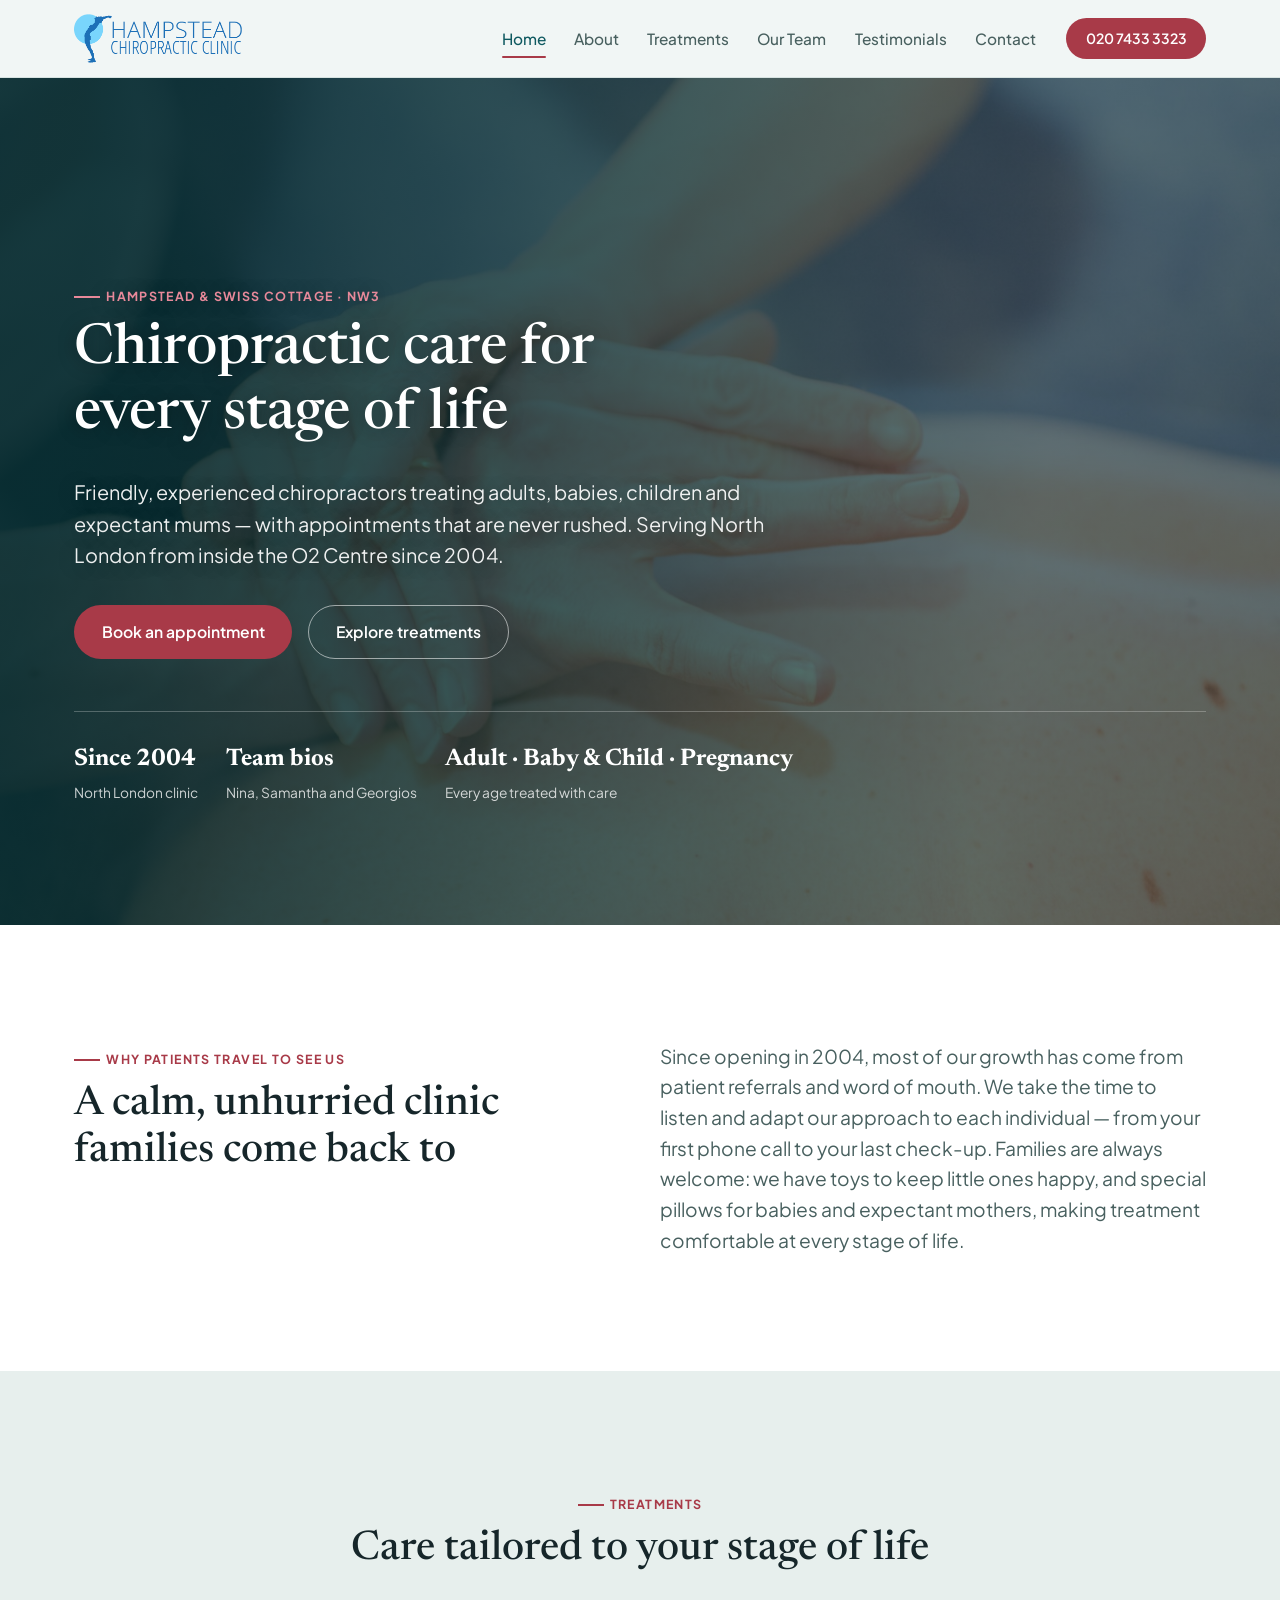
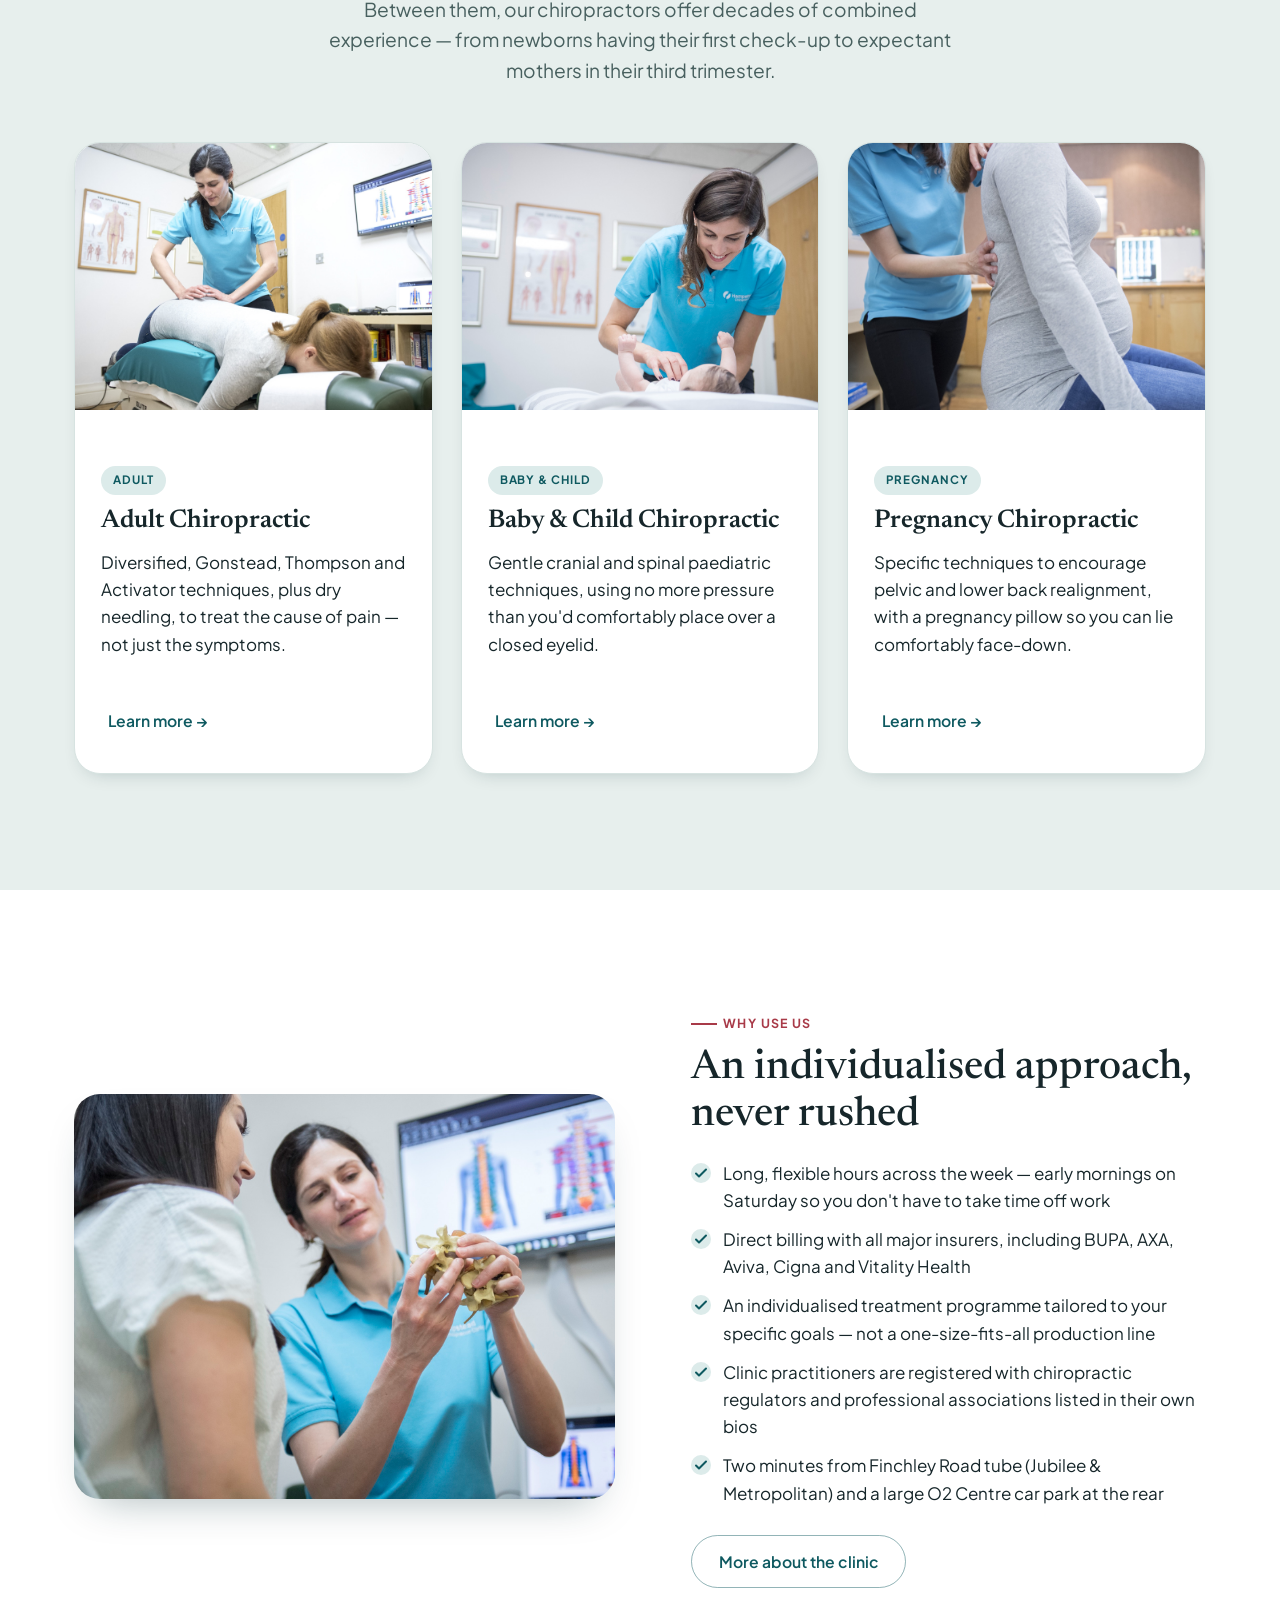
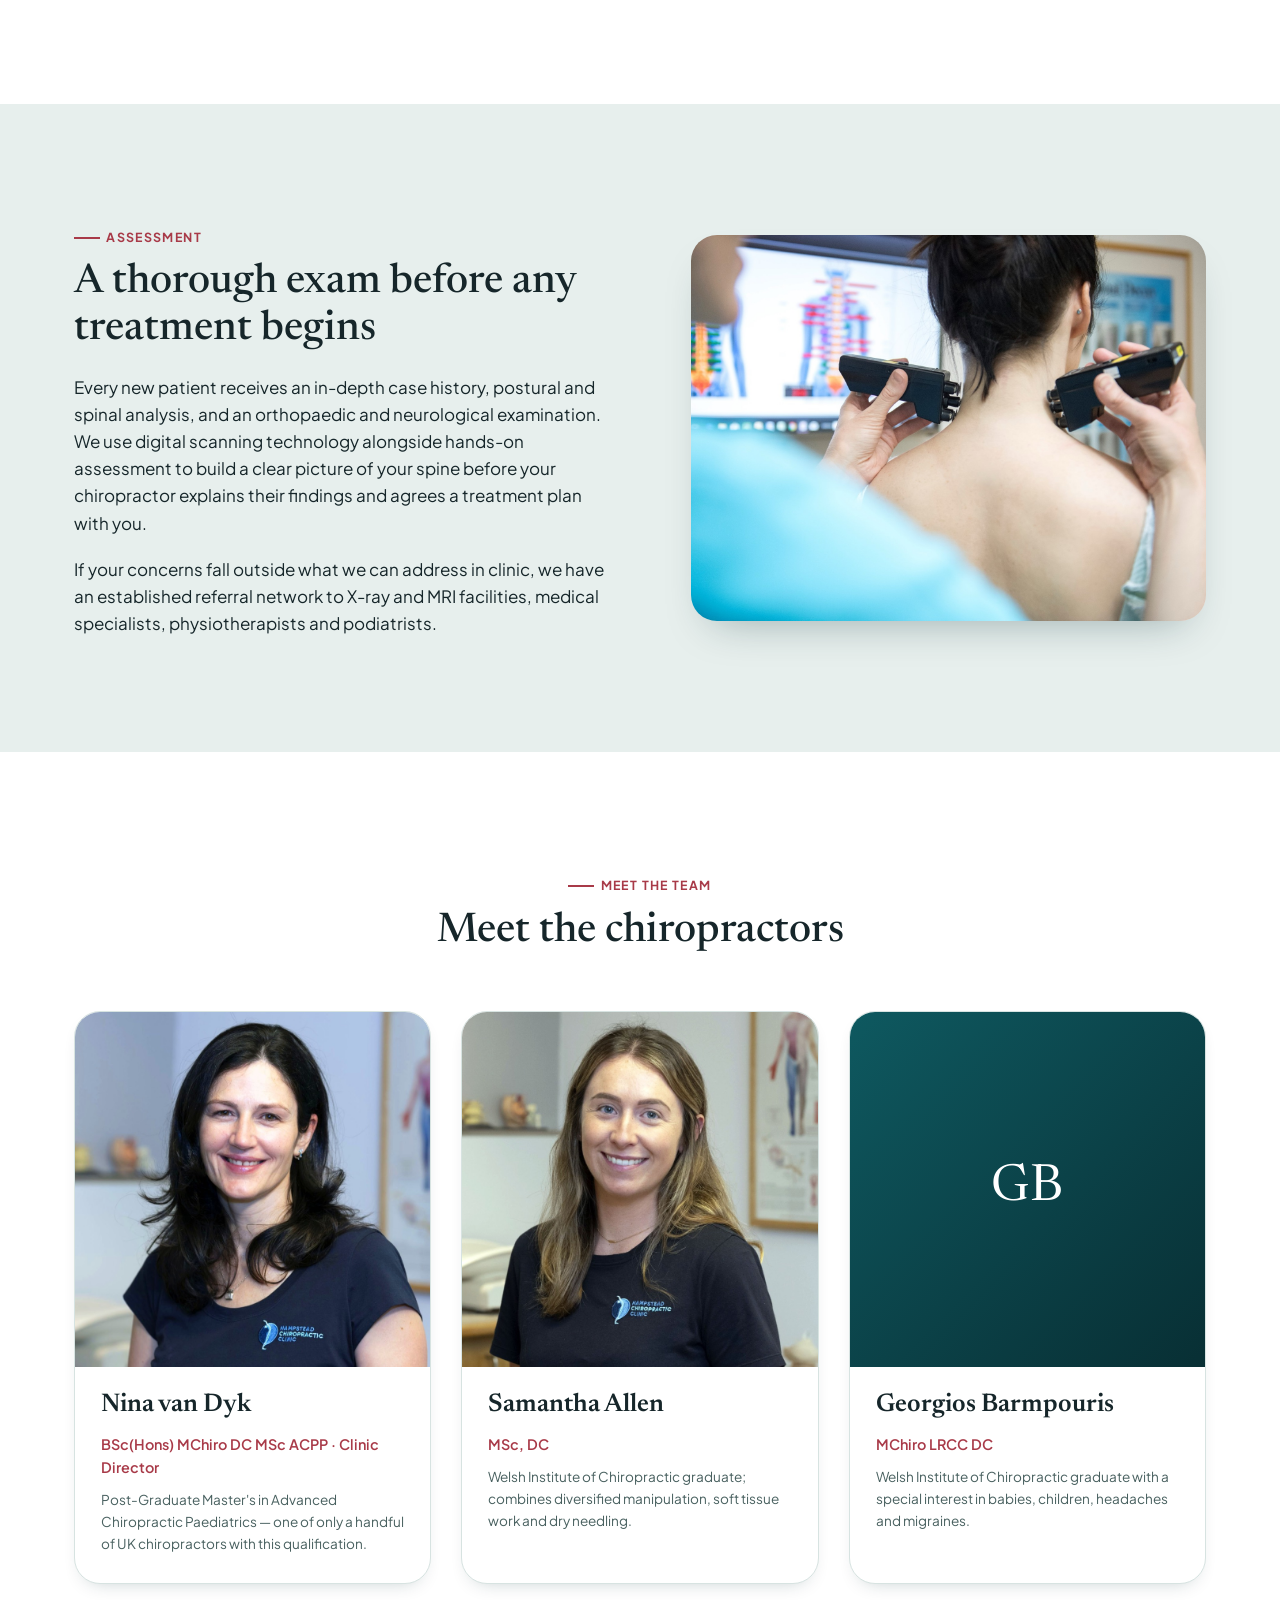
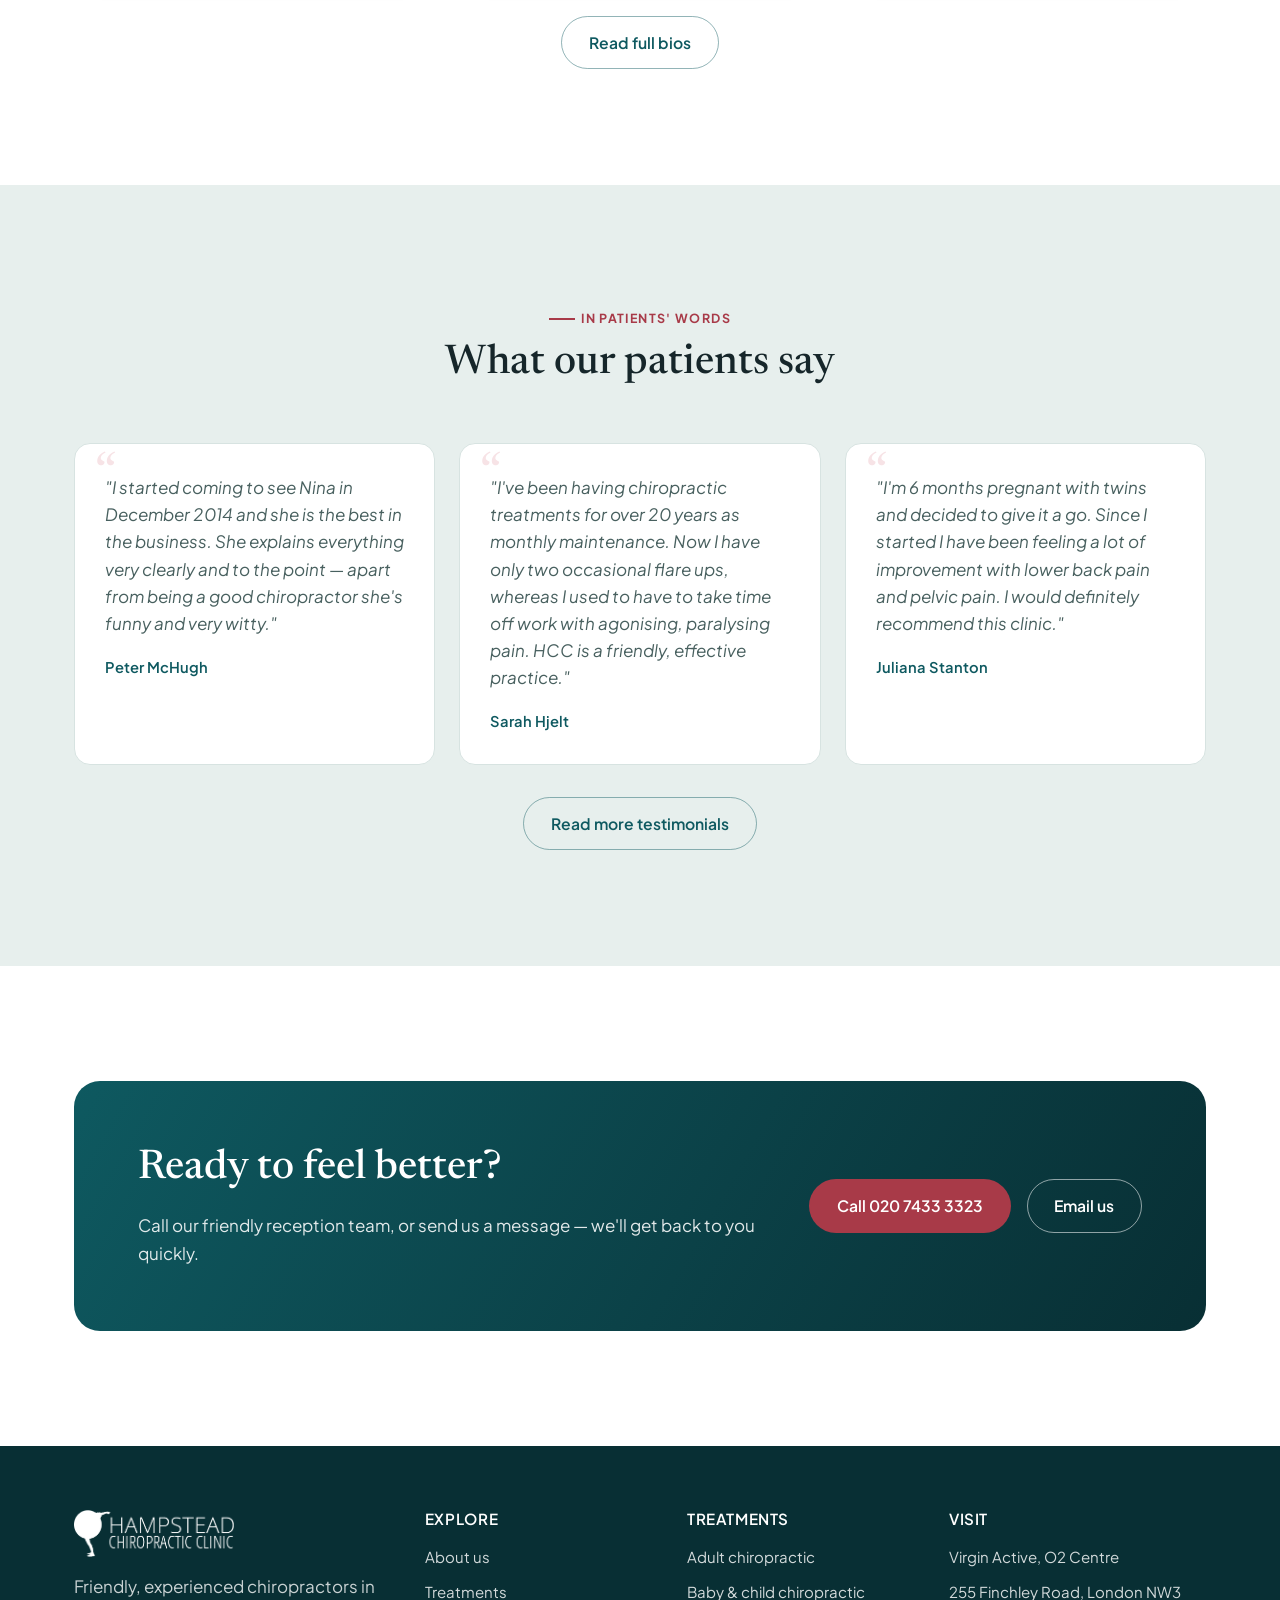
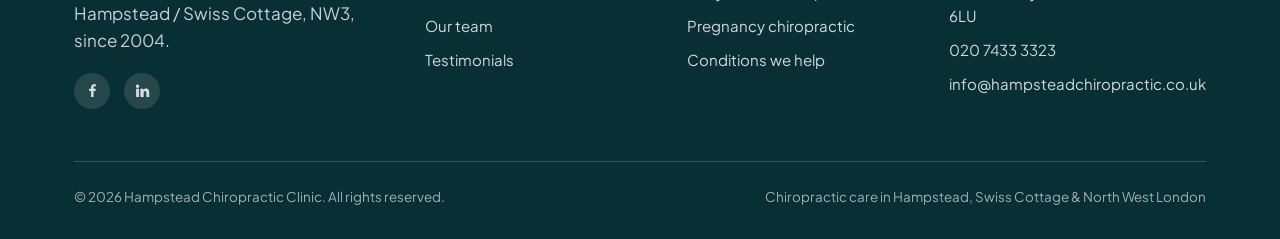
<file: index.html>
<!DOCTYPE html>
<html lang="en-GB">
<head>
<meta charset="UTF-8">
<meta name="viewport" content="width=device-width, initial-scale=1">
<title>Hampstead Chiropractic Clinic — Chiropractors in Hampstead &amp; Swiss Cottage, NW3</title>
<meta name="description" content="Established 2004. Friendly, experienced chiropractors treating adults, babies, children and pregnant mums in Hampstead / Swiss Cottage, NW3. Direct insurance billing, flexible hours, on-site parking.">
<link rel="icon" href="assets/img/favicon.svg" type="image/svg+xml">
<link rel="preconnect" href="https://fonts.googleapis.com">
<link rel="preconnect" href="https://fonts.gstatic.com" crossorigin>
<link href="https://fonts.googleapis.com/css2?family=Newsreader:ital,opsz,wght@0,6..72,400;0,6..72,500;0,6..72,600;1,6..72,500&family=Plus+Jakarta+Sans:wght@400;500;600;700;800&display=swap" rel="stylesheet">
<link rel="stylesheet" href="assets/css/tokens.css">
<link rel="stylesheet" href="assets/css/main.css">
</head>
<body>

<header class="site-header">
  <div class="container site-header__bar">
    <a href="index.html" class="brand"><img src="assets/img/logo.png" width="333" height="97" alt="Hampstead Chiropractic Clinic"></a>
    <nav class="nav">
      <ul class="nav__links">
        <li><a href="index.html" aria-current="page">Home</a></li>
        <li><a href="about.html">About</a></li>
        <li><a href="treatments.html">Treatments</a></li>
        <li><a href="team.html">Our Team</a></li>
        <li><a href="testimonials.html">Testimonials</a></li>
        <li><a href="contact.html">Contact</a></li>
      </ul>
      <a href="tel:+442074333323" class="btn btn--primary btn--sm">020 7433 3323</a>
      <button class="nav__toggle" aria-label="Toggle menu" aria-expanded="false">
        <svg viewBox="0 0 24 24" fill="none" stroke="currentColor" stroke-width="2" stroke-linecap="round"><path d="M4 7h16M4 12h16M4 17h16"/></svg>
      </button>
    </nav>
  </div>
  <div class="nav__scrim"></div>
</header>

<main>

  <section class="hero">
    <div class="hero__media">
      <img src="assets/img/hero-adjustment-closeup.jpg" alt="Close-up of a chiropractor's hands performing a gentle spinal adjustment on a patient" width="2000" height="1333" fetchpriority="high">
    </div>
    <div class="hero__scrim"></div>
    <div class="container hero__inner">
      <p class="eyebrow">Hampstead &amp; Swiss Cottage · NW3</p>
      <h1>Chiropractic care for every stage of life</h1>
      <p class="lede">Friendly, experienced chiropractors treating adults, babies, children and expectant mums — with appointments that are never rushed. Serving North London from inside the O2 Centre since 2004.</p>
      <div class="hero__actions">
        <a href="contact.html" class="btn btn--primary btn--magnetic">Book an appointment</a>
        <a href="treatments.html" class="btn btn--outline-light">Explore treatments</a>
      </div>
      <div class="hero__meta">
        <div><strong>Since 2004</strong><span>North London clinic</span></div>
        <div><strong>Team bios</strong><span>Nina, Samantha and Georgios</span></div>
        <div><strong>Adult · Baby &amp; Child · Pregnancy</strong><span>Every age treated with care</span></div>
      </div>
    </div>
  </section>

  <section class="section section--surface" data-reveal>
    <div class="container">
      <div class="grid-2">
        <div>
          <p class="eyebrow">Why patients travel to see us</p>
          <h2>A calm, unhurried clinic families come back to</h2>
        </div>
        <div>
          <p class="lede" style="max-width:none;">Since opening in 2004, most of our growth has come from patient referrals and word of mouth. We take the time to listen and adapt our approach to each individual — from your first phone call to your last check-up. Families are always welcome: we have toys to keep little ones happy, and special pillows for babies and expectant mothers, making treatment comfortable at every stage of life.</p>
        </div>
      </div>
    </div>
  </section>

  <section class="section section--dim" id="treatments" data-reveal>
    <div class="container">
      <div class="section-head section-head--center">
        <p class="eyebrow">Treatments</p>
        <h2>Care tailored to your stage of life</h2>
        <p class="lede" style="margin-inline:auto;">Between them, our chiropractors offer decades of combined experience — from newborns having their first check-up to expectant mothers in their third trimester.</p>
      </div>
      <div class="pillars">
        <article class="pillar-card">
          <div class="pillar-card__media"><img src="assets/img/adult-lumbar-adjustment.jpg" width="2000" height="1333" alt="Chiropractor performing a side-lying lumbar adjustment on an adult patient" loading="lazy"></div>
          <div class="pillar-card__body">
            <span class="pillar-card__tag">Adult</span>
            <h3>Adult Chiropractic</h3>
            <p>Diversified, Gonstead, Thompson and Activator techniques, plus dry needling, to treat the cause of pain — not just the symptoms.</p>
          </div>
          <div class="pillar-card__foot"><a href="treatments.html#adult" class="btn btn--ghost">Learn more →</a></div>
        </article>
        <article class="pillar-card">
          <div class="pillar-card__media"><img src="assets/img/baby-chiropractic-treatment.jpg" width="2200" height="1466" alt="Chiropractor gently examining a baby on the treatment table" loading="lazy"></div>
          <div class="pillar-card__body">
            <span class="pillar-card__tag">Baby &amp; Child</span>
            <h3>Baby &amp; Child Chiropractic</h3>
            <p>Gentle cranial and spinal paediatric techniques, using no more pressure than you'd comfortably place over a closed eyelid.</p>
          </div>
          <div class="pillar-card__foot"><a href="treatments.html#baby" class="btn btn--ghost">Learn more →</a></div>
        </article>
        <article class="pillar-card">
          <div class="pillar-card__media"><img src="assets/img/pregnancy-adjustment-standing.jpg" width="2000" height="1333" alt="Chiropractor treating a pregnant patient using a standing adjustment technique" loading="lazy"></div>
          <div class="pillar-card__body">
            <span class="pillar-card__tag">Pregnancy</span>
            <h3>Pregnancy Chiropractic</h3>
            <p>Specific techniques to encourage pelvic and lower back realignment, with a pregnancy pillow so you can lie comfortably face-down.</p>
          </div>
          <div class="pillar-card__foot"><a href="treatments.html#pregnancy" class="btn btn--ghost">Learn more →</a></div>
        </article>
      </div>
    </div>
  </section>

  <section class="section section--surface" data-reveal>
    <div class="container">
      <div class="split">
        <div class="split__media"><img src="assets/img/spine-model-explanation.jpg" width="1800" height="1200" style="height:auto" alt="Chiropractor explaining spinal alignment to a patient using a model spine" loading="lazy"></div>
        <div>
          <p class="eyebrow">Why use us</p>
          <h2>An individualised approach, never rushed</h2>
          <ul class="list-check">
            <li>Long, flexible hours across the week — early mornings on Saturday so you don't have to take time off work</li>
            <li>Direct billing with all major insurers, including BUPA, AXA, Aviva, Cigna and Vitality Health</li>
            <li>An individualised treatment programme tailored to your specific goals — not a one-size-fits-all production line</li>
            <li>Clinic practitioners are registered with chiropractic regulators and professional associations listed in their own bios</li>
            <li>Two minutes from Finchley Road tube (Jubilee &amp; Metropolitan) and a large O2 Centre car park at the rear</li>
          </ul>
          <a href="about.html" class="btn btn--outline" style="margin-top:28px;">More about the clinic</a>
        </div>
      </div>
    </div>
  </section>

  <section class="section section--dim" data-reveal>
    <div class="container">
      <div class="split split--reverse">
        <div class="split__media"><img src="assets/img/diagnostic-scan-technology.jpg" width="1800" height="1200" style="height:auto" alt="Chiropractor using a digital surface EMG scanner on a patient's upper back, with results displayed on screen" loading="lazy"></div>
        <div>
          <p class="eyebrow">Assessment</p>
          <h2>A thorough exam before any treatment begins</h2>
          <p>Every new patient receives an in-depth case history, postural and spinal analysis, and an orthopaedic and neurological examination. We use digital scanning technology alongside hands-on assessment to build a clear picture of your spine before your chiropractor explains their findings and agrees a treatment plan with you.</p>
          <p>If your concerns fall outside what we can address in clinic, we have an established referral network to X-ray and MRI facilities, medical specialists, physiotherapists and podiatrists.</p>
        </div>
      </div>
    </div>
  </section>

  <section class="section section--surface" data-reveal>
    <div class="container">
      <div class="section-head section-head--center">
        <p class="eyebrow">Meet the team</p>
        <h2>Meet the chiropractors</h2>
      </div>
      <div class="team-grid">
        <article class="team-card">
          <div class="team-card__media"><img src="assets/img/nina-van-dyk.jpg" width="900" height="899" alt="Nina van Dyk, chiropractor and clinic director" loading="lazy"></div>
          <div class="team-card__body">
            <h3>Nina van Dyk</h3>
            <span class="team-card__role">BSc(Hons) MChiro DC MSc ACPP · Clinic Director</span>
            <p class="team-card__creds">Post-Graduate Master's in Advanced Chiropractic Paediatrics — one of only a handful of UK chiropractors with this qualification.</p>
          </div>
        </article>
        <article class="team-card">
          <div class="team-card__media"><img src="assets/img/samantha-allen.jpg" width="900" height="899" alt="Samantha Allen, chiropractor" loading="lazy"></div>
          <div class="team-card__body">
            <h3>Samantha Allen</h3>
            <span class="team-card__role">MSc, DC</span>
            <p class="team-card__creds">Welsh Institute of Chiropractic graduate; combines diversified manipulation, soft tissue work and dry needling.</p>
          </div>
        </article>
        <article class="team-card">
          <div class="team-card__media team-card__media--placeholder" aria-hidden="true">GB</div>
          <div class="team-card__body">
            <h3>Georgios Barmpouris</h3>
            <span class="team-card__role">MChiro LRCC DC</span>
            <p class="team-card__creds">Welsh Institute of Chiropractic graduate with a special interest in babies, children, headaches and migraines.</p>
          </div>
        </article>
      </div>
      <p class="text-center" style="margin-top:32px;"><a href="team.html" class="btn btn--outline">Read full bios</a></p>
    </div>
  </section>

  <section class="section section--dim" data-reveal>
    <div class="container">
      <div class="section-head section-head--center">
        <p class="eyebrow">In patients' words</p>
        <h2>What our patients say</h2>
      </div>
      <div class="testimonials-grid">
        <article class="t-card">
          <p>"I started coming to see Nina in December 2014 and she is the best in the business. She explains everything very clearly and to the point — apart from being a good chiropractor she's funny and very witty."</p>
          <cite>Peter McHugh</cite>
        </article>
        <article class="t-card">
          <p>"I've been having chiropractic treatments for over 20 years as monthly maintenance. Now I have only two occasional flare ups, whereas I used to have to take time off work with agonising, paralysing pain. HCC is a friendly, effective practice."</p>
          <cite>Sarah Hjelt</cite>
        </article>
        <article class="t-card">
          <p>"I'm 6 months pregnant with twins and decided to give it a go. Since I started I have been feeling a lot of improvement with lower back pain and pelvic pain. I would definitely recommend this clinic."</p>
          <cite>Juliana Stanton</cite>
        </article>
      </div>
      <p class="text-center" style="margin-top:32px;"><a href="testimonials.html" class="btn btn--outline">Read more testimonials</a></p>
    </div>
  </section>

  <section class="section section--surface" data-reveal>
    <div class="container">
      <div class="cta-band">
        <div>
          <h2>Ready to feel better?</h2>
          <p>Call our friendly reception team, or send us a message — we'll get back to you quickly.</p>
        </div>
        <div class="hero__actions" style="margin:0;">
          <a href="tel:+442074333323" class="btn btn--primary">Call 020 7433 3323</a>
          <a href="mailto:info@hampsteadchiropractic.co.uk" class="btn btn--outline-light">Email us</a>
        </div>
      </div>
    </div>
  </section>

</main>

<footer class="site-footer">
  <div class="container">
    <div class="footer-grid">
      <div class="footer-brand">
        <img src="assets/img/logo.png" width="333" height="97" style="height:auto" alt="Hampstead Chiropractic Clinic">
        <p style="max-width:32ch; color:color-mix(in srgb, var(--color-white) 78%, transparent);">Friendly, experienced chiropractors in Hampstead / Swiss Cottage, NW3, since 2004.</p>
        <div class="social-row">
          <a href="https://www.facebook.com/HCCgettreated/" target="_blank" rel="noopener" aria-label="Facebook">
            <svg viewBox="0 0 24 24" fill="currentColor"><path d="M13.5 21v-8.2h2.75l.41-3.2h-3.16V7.55c0-.92.26-1.55 1.58-1.55h1.68V3.14A22 22 0 0 0 14.2 3c-2.5 0-4.21 1.53-4.21 4.33v2.27H7.23v3.2h2.76V21z"/></svg>
          </a>
          <a href="https://www.linkedin.com/in/nina-van-dyk-29711727/" target="_blank" rel="noopener" aria-label="LinkedIn">
            <svg viewBox="0 0 24 24" fill="currentColor"><path d="M4.98 3.5A2.5 2.5 0 1 1 5 8.5a2.5 2.5 0 0 1-.02-5zM3 9.5h4V21H3zM9 9.5h3.83v1.57h.05c.53-1 1.84-2.06 3.79-2.06 4.06 0 4.81 2.67 4.81 6.14V21h-4v-5.35c0-1.28-.02-2.92-1.78-2.92-1.78 0-2.06 1.39-2.06 2.83V21H9z"/></svg>
          </a>
        </div>
      </div>
      <div>
        <h4>Explore</h4>
        <ul class="footer-links">
          <li><a href="about.html">About us</a></li>
          <li><a href="treatments.html">Treatments</a></li>
          <li><a href="team.html">Our team</a></li>
          <li><a href="testimonials.html">Testimonials</a></li>
        </ul>
      </div>
      <div>
        <h4>Treatments</h4>
        <ul class="footer-links">
          <li><a href="treatments.html#adult">Adult chiropractic</a></li>
          <li><a href="treatments.html#baby">Baby &amp; child chiropractic</a></li>
          <li><a href="treatments.html#pregnancy">Pregnancy chiropractic</a></li>
          <li><a href="treatments.html#conditions">Conditions we help</a></li>
        </ul>
      </div>
      <div>
        <h4>Visit</h4>
        <ul class="footer-links">
          <li>Virgin Active, O2 Centre</li>
          <li>255 Finchley Road, London NW3 6LU</li>
          <li><a href="tel:+442074333323">020 7433 3323</a></li>
          <li><a href="mailto:info@hampsteadchiropractic.co.uk">info@hampsteadchiropractic.co.uk</a></li>
        </ul>
      </div>
    </div>
    <div class="footer-bottom">
      <span>© 2026 Hampstead Chiropractic Clinic. All rights reserved.</span>
      <span>Chiropractic care in Hampstead, Swiss Cottage &amp; North West London</span>
    </div>
  </div>
</footer>

<script src="assets/js/main.js"></script>
</body>
</html>
</file>
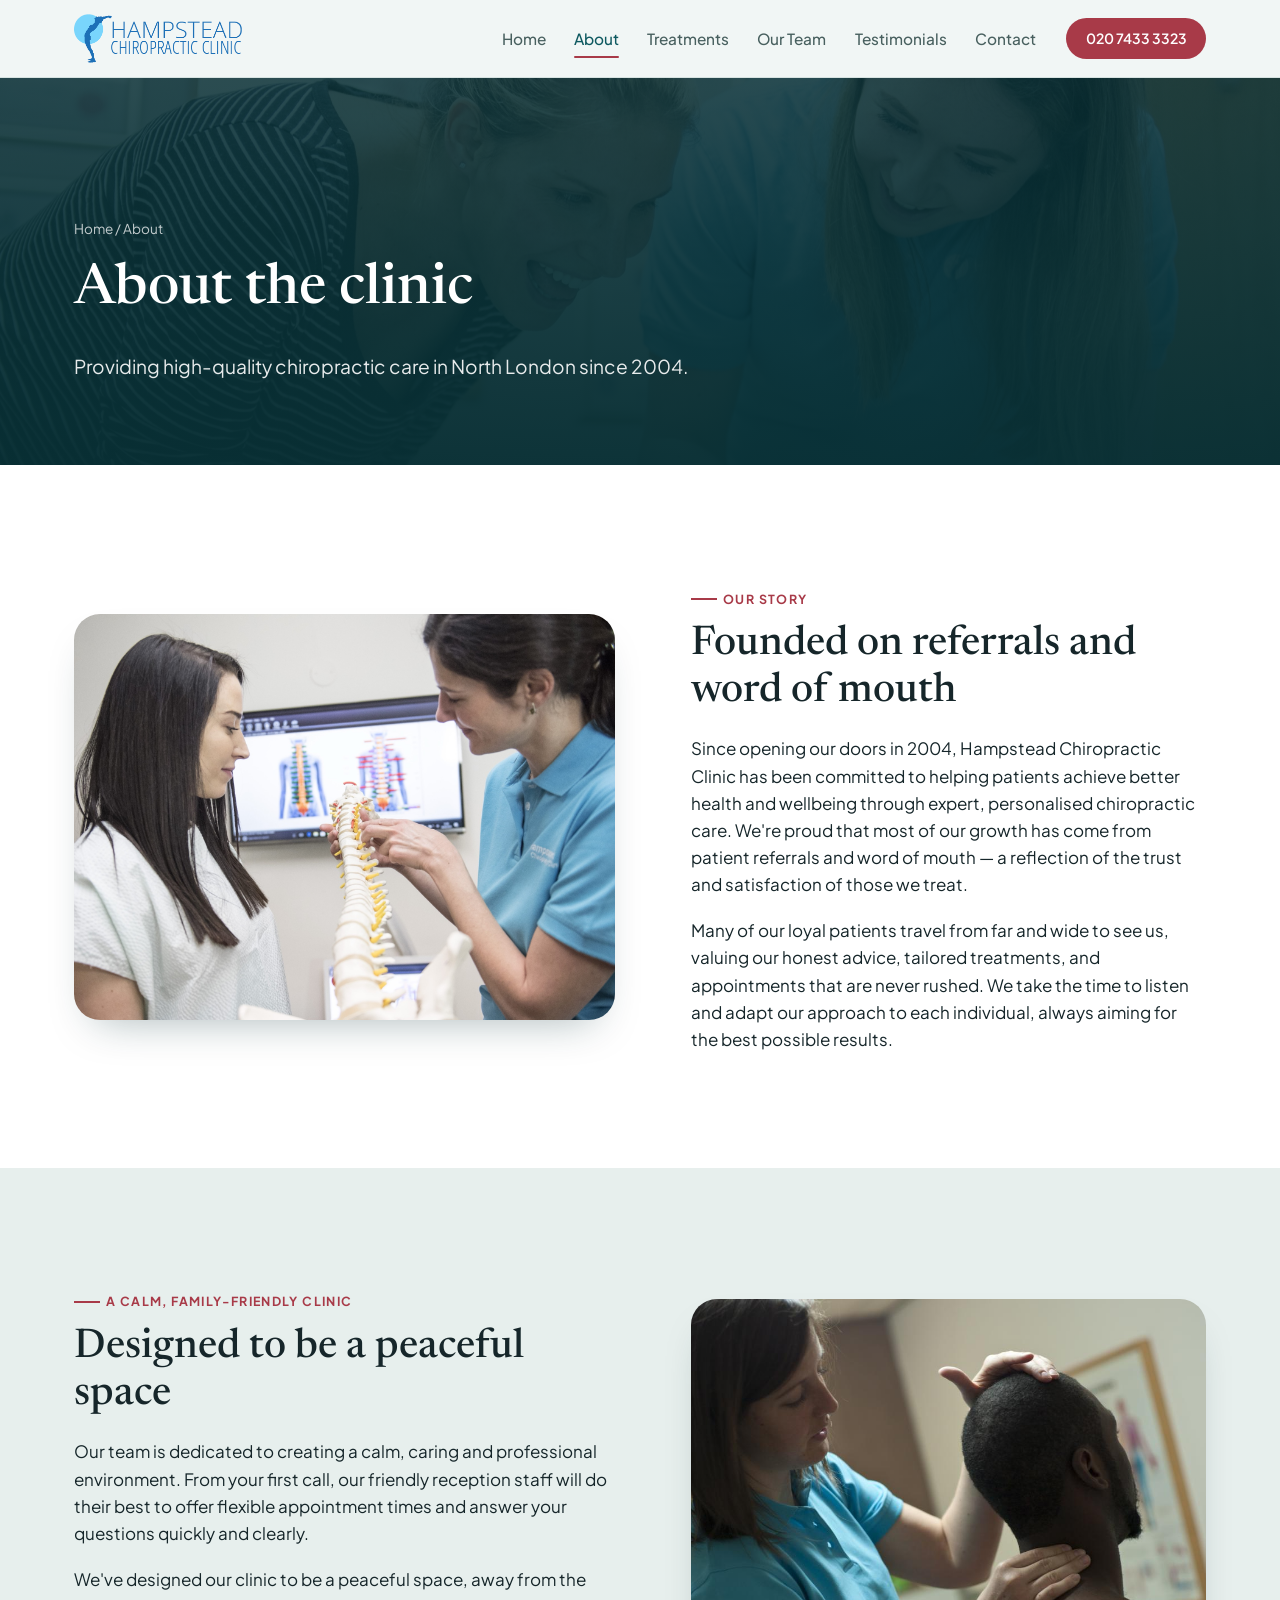
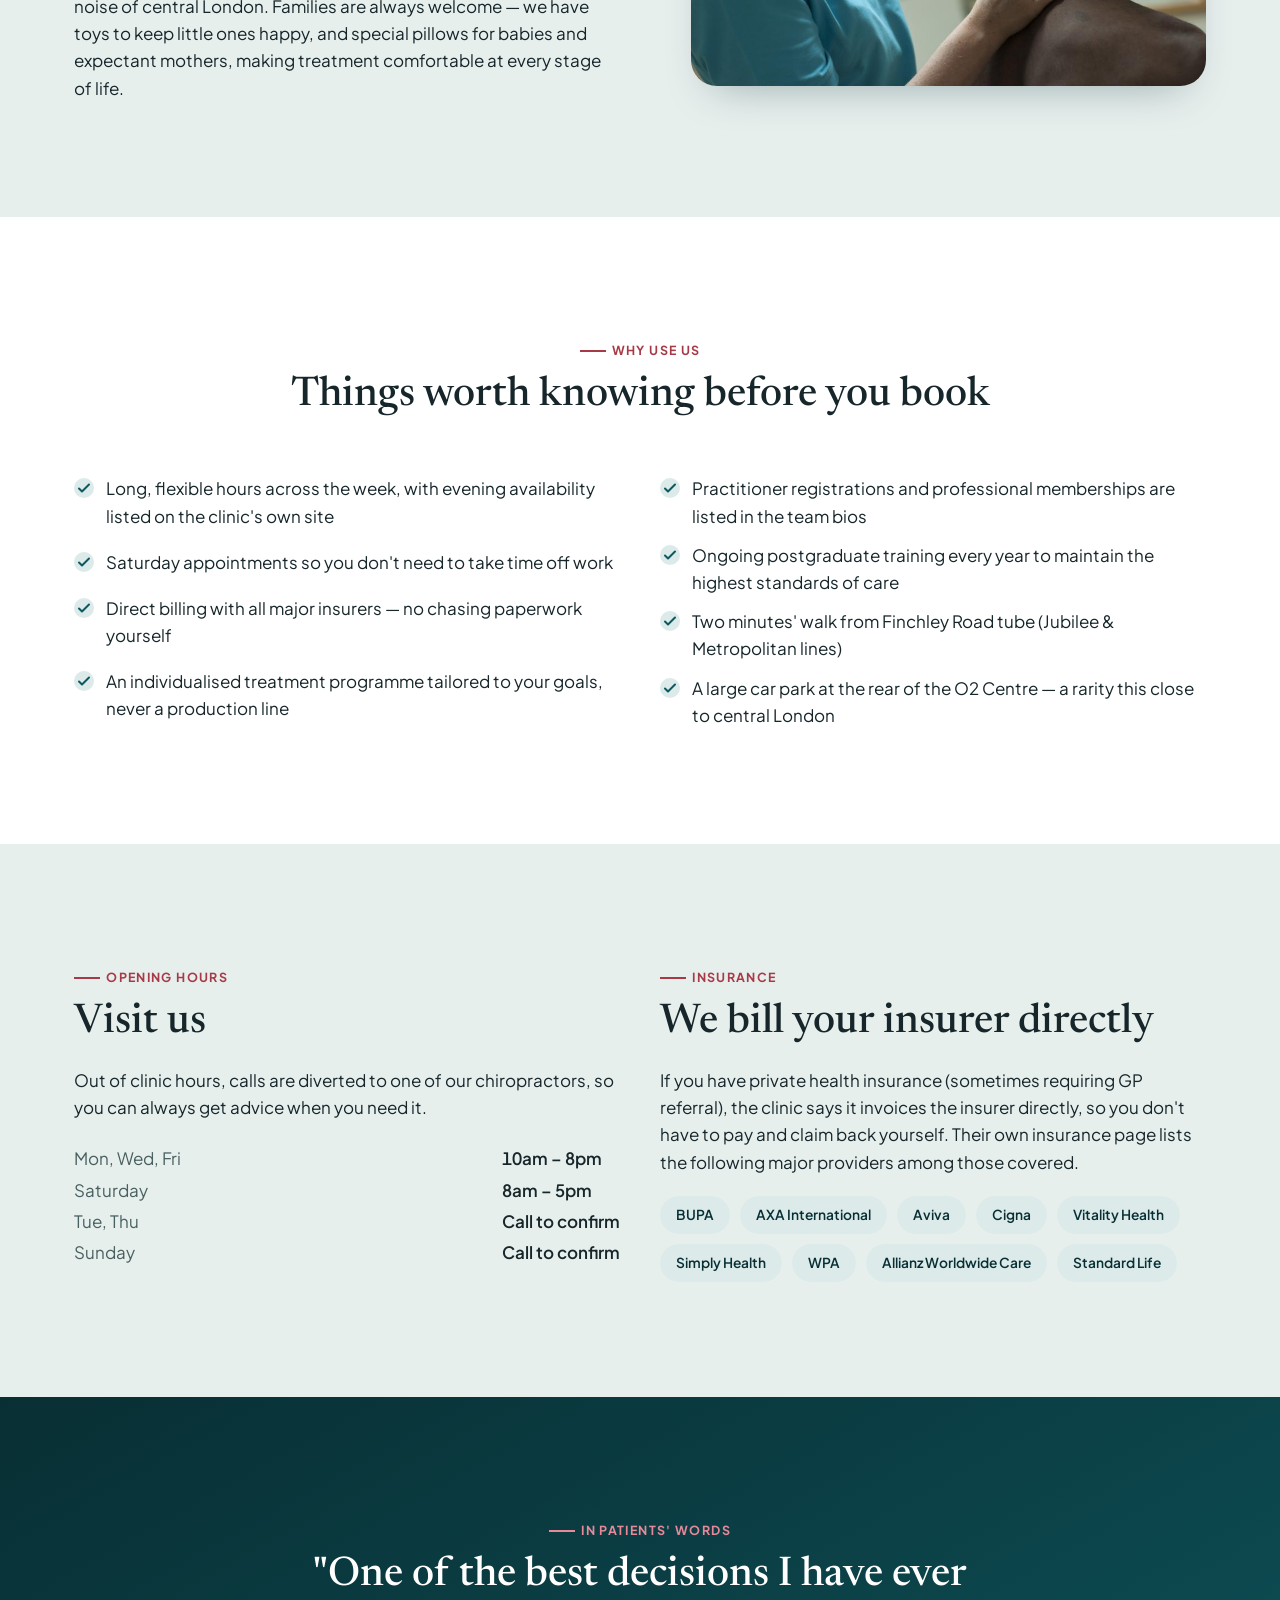
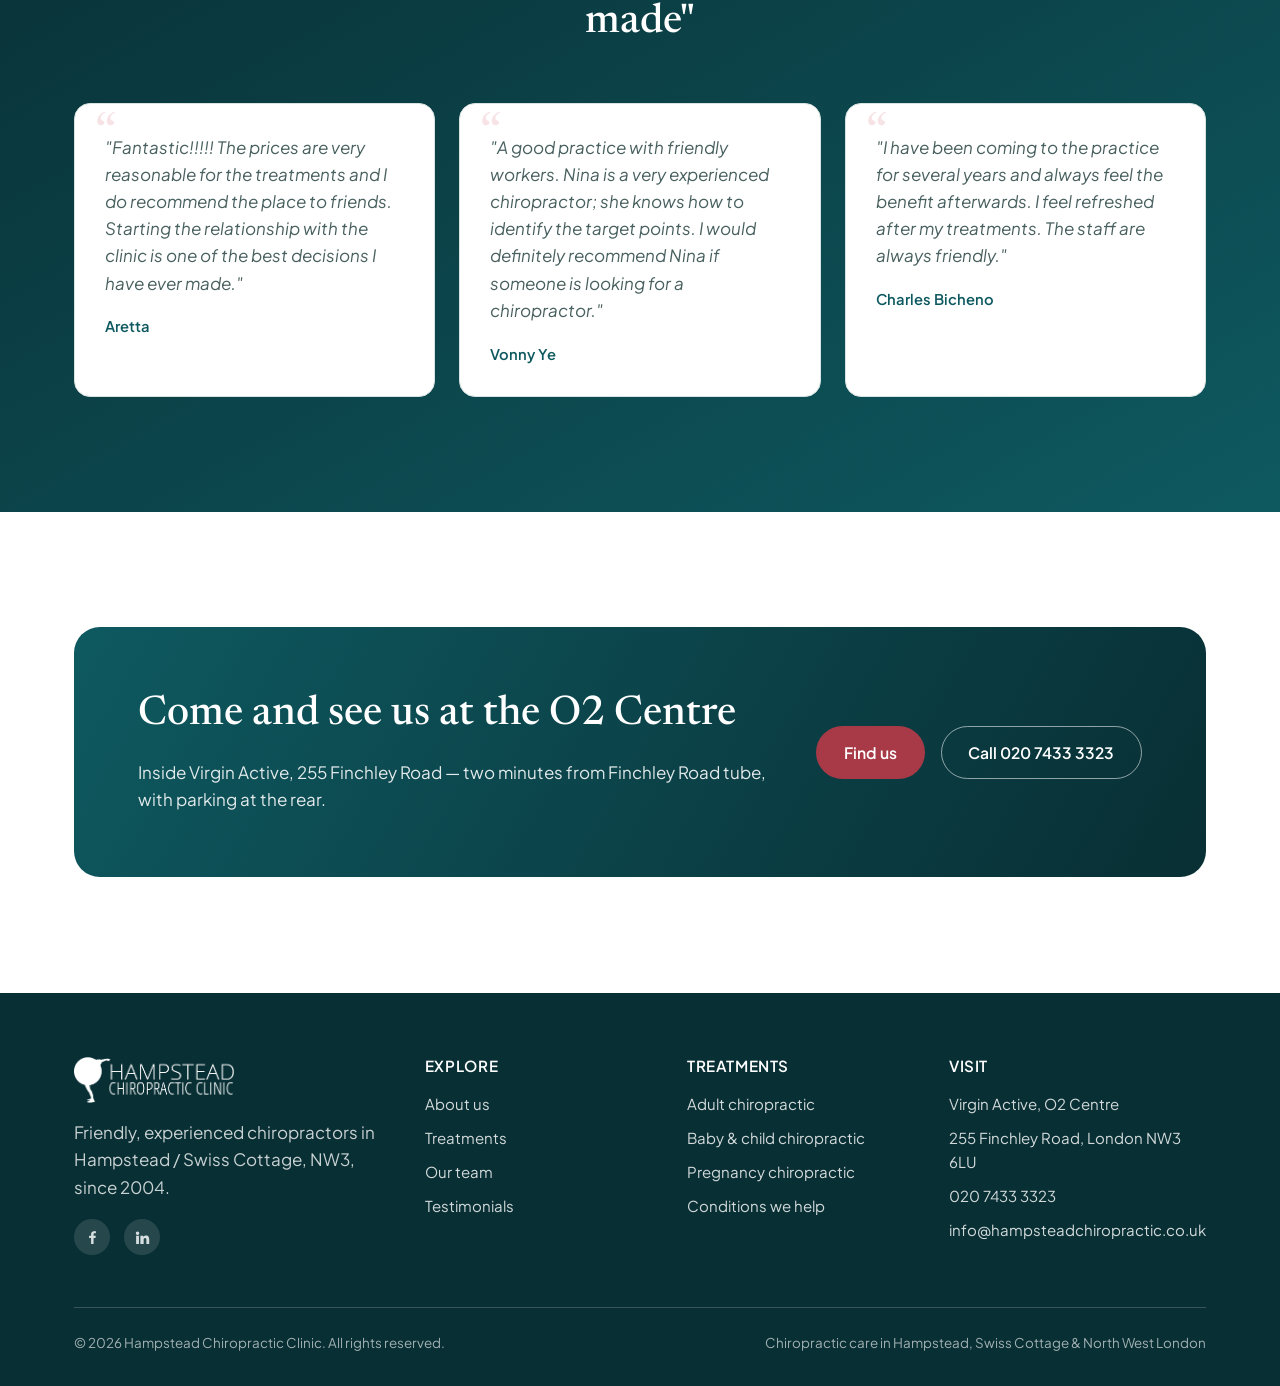
<file: about.html>
<!DOCTYPE html>
<html lang="en-GB">
<head>
<meta charset="UTF-8">
<meta name="viewport" content="width=device-width, initial-scale=1">
<title>About Us — Hampstead Chiropractic Clinic, NW3</title>
<meta name="description" content="Hampstead Chiropractic Clinic has treated patients in North London since 2004. Read our story, why patients choose us, opening hours, and accepted insurers.">
<link rel="icon" href="assets/img/favicon.svg" type="image/svg+xml">
<link rel="preconnect" href="https://fonts.googleapis.com">
<link rel="preconnect" href="https://fonts.gstatic.com" crossorigin>
<link href="https://fonts.googleapis.com/css2?family=Newsreader:ital,opsz,wght@0,6..72,400;0,6..72,500;0,6..72,600;1,6..72,500&family=Plus+Jakarta+Sans:wght@400;500;600;700;800&display=swap" rel="stylesheet">
<link rel="stylesheet" href="assets/css/tokens.css">
<link rel="stylesheet" href="assets/css/main.css">
</head>
<body>

<header class="site-header">
  <div class="container site-header__bar">
    <a href="index.html" class="brand"><img src="assets/img/logo.png" width="333" height="97" style="height:auto" alt="Hampstead Chiropractic Clinic"></a>
    <nav class="nav">
      <ul class="nav__links">
        <li><a href="index.html">Home</a></li>
        <li><a href="about.html" aria-current="page">About</a></li>
        <li><a href="treatments.html">Treatments</a></li>
        <li><a href="team.html">Our Team</a></li>
        <li><a href="testimonials.html">Testimonials</a></li>
        <li><a href="contact.html">Contact</a></li>
      </ul>
      <a href="tel:+442074333323" class="btn btn--primary btn--sm">020 7433 3323</a>
      <button class="nav__toggle" aria-label="Toggle menu" aria-expanded="false">
        <svg viewBox="0 0 24 24" fill="none" stroke="currentColor" stroke-width="2" stroke-linecap="round"><path d="M4 7h16M4 12h16M4 17h16"/></svg>
      </button>
    </nav>
  </div>
  <div class="nav__scrim"></div>
</header>

<main>

  <section class="banner">
    <div class="banner__media"><img src="assets/img/mother-baby-chiropractor.jpg" width="2200" height="1466" alt="" role="presentation"></div>
    <div class="banner__scrim"></div>
    <div class="container banner__inner">
      <p class="breadcrumb"><a href="index.html">Home</a> / About</p>
      <h1>About the clinic</h1>
      <p class="lede">Providing high-quality chiropractic care in North London since 2004.</p>
    </div>
  </section>

  <section class="section section--surface" data-reveal>
    <div class="container">
      <div class="split">
        <div class="split__media"><img src="assets/img/about-consultation-spine-model.jpg" width="2000" height="1331" style="height:auto" alt="Chiropractor discussing a spine model with a patient during a consultation" loading="lazy"></div>
        <div>
          <p class="eyebrow">Our story</p>
          <h2>Founded on referrals and word of mouth</h2>
          <p>Since opening our doors in 2004, Hampstead Chiropractic Clinic has been committed to helping patients achieve better health and wellbeing through expert, personalised chiropractic care. We're proud that most of our growth has come from patient referrals and word of mouth — a reflection of the trust and satisfaction of those we treat.</p>
          <p>Many of our loyal patients travel from far and wide to see us, valuing our honest advice, tailored treatments, and appointments that are never rushed. We take the time to listen and adapt our approach to each individual, always aiming for the best possible results.</p>
        </div>
      </div>
    </div>
  </section>

  <section class="section section--dim" data-reveal>
    <div class="container">
      <div class="split split--reverse">
        <div class="split__media"><img src="assets/img/adult-cervical-adjustment.jpg" width="1024" height="689" style="height:auto" alt="Chiropractor performing a gentle neck adjustment on an adult patient" loading="lazy"></div>
        <div>
          <p class="eyebrow">A calm, family-friendly clinic</p>
          <h2>Designed to be a peaceful space</h2>
          <p>Our team is dedicated to creating a calm, caring and professional environment. From your first call, our friendly reception staff will do their best to offer flexible appointment times and answer your questions quickly and clearly.</p>
          <p>We've designed our clinic to be a peaceful space, away from the noise of central London. Families are always welcome — we have toys to keep little ones happy, and special pillows for babies and expectant mothers, making treatment comfortable at every stage of life.</p>
        </div>
      </div>
    </div>
  </section>

  <section class="section section--surface" data-reveal>
    <div class="container">
      <div class="section-head section-head--center">
        <p class="eyebrow">Why use us</p>
        <h2>Things worth knowing before you book</h2>
      </div>
      <div class="grid-2">
        <ul class="list-check">
          <li>Long, flexible hours across the week, with evening availability listed on the clinic's own site</li>
          <li>Saturday appointments so you don't need to take time off work</li>
          <li>Direct billing with all major insurers — no chasing paperwork yourself</li>
          <li>An individualised treatment programme tailored to your goals, never a production line</li>
        </ul>
        <ul class="list-check">
          <li>Practitioner registrations and professional memberships are listed in the team bios</li>
          <li>Ongoing postgraduate training every year to maintain the highest standards of care</li>
          <li>Two minutes' walk from Finchley Road tube (Jubilee &amp; Metropolitan lines)</li>
          <li>A large car park at the rear of the O2 Centre — a rarity this close to central London</li>
        </ul>
      </div>
    </div>
  </section>

  <section class="section section--dim" data-reveal>
    <div class="container">
      <div class="grid-2">
        <div>
          <p class="eyebrow">Opening hours</p>
          <h2>Visit us</h2>
          <p>Out of clinic hours, calls are diverted to one of our chiropractors, so you can always get advice when you need it.</p>
          <div class="hours-table" style="margin-top:24px;">
            <div class="hours-row" data-day="1"><span class="day-name">Mon, Wed, Fri</span><span class="day-hours">10am – 8pm</span></div>
            <div class="hours-row" data-day="6"><span class="day-name">Saturday</span><span class="day-hours">8am – 5pm</span></div>
            <div class="hours-row" data-day="2"><span class="day-name">Tue, Thu</span><span class="day-hours">Call to confirm</span></div>
            <div class="hours-row" data-day="0"><span class="day-name">Sunday</span><span class="day-hours">Call to confirm</span></div>
          </div>
        </div>
        <div id="insurance">
          <p class="eyebrow">Insurance</p>
          <h2>We bill your insurer directly</h2>
          <p>If you have private health insurance (sometimes requiring GP referral), the clinic says it invoices the insurer directly, so you don't have to pay and claim back yourself. Their own insurance page lists the following major providers among those covered.</p>
          <div class="chip-row" style="margin-top:20px;">
            <span class="chip">BUPA</span>
            <span class="chip">AXA International</span>
            <span class="chip">Aviva</span>
            <span class="chip">Cigna</span>
            <span class="chip">Vitality Health</span>
            <span class="chip">Simply Health</span>
            <span class="chip">WPA</span>
            <span class="chip">Allianz Worldwide Care</span>
            <span class="chip">Standard Life</span>
          </div>
        </div>
      </div>
    </div>
  </section>

  <section class="section section--teal" data-reveal>
    <div class="container">
      <div class="section-head section-head--center">
        <p class="eyebrow">In patients' words</p>
        <h2>"One of the best decisions I have ever made"</h2>
      </div>
      <div class="testimonials-grid">
        <article class="t-card">
          <p>"Fantastic!!!!! The prices are very reasonable for the treatments and I do recommend the place to friends. Starting the relationship with the clinic is one of the best decisions I have ever made."</p>
          <cite>Aretta</cite>
        </article>
        <article class="t-card">
          <p>"A good practice with friendly workers. Nina is a very experienced chiropractor; she knows how to identify the target points. I would definitely recommend Nina if someone is looking for a chiropractor."</p>
          <cite>Vonny Ye</cite>
        </article>
        <article class="t-card">
          <p>"I have been coming to the practice for several years and always feel the benefit afterwards. I feel refreshed after my treatments. The staff are always friendly."</p>
          <cite>Charles Bicheno</cite>
        </article>
      </div>
    </div>
  </section>

  <section class="section section--surface" data-reveal>
    <div class="container">
      <div class="cta-band">
        <div>
          <h2>Come and see us at the O2 Centre</h2>
          <p>Inside Virgin Active, 255 Finchley Road — two minutes from Finchley Road tube, with parking at the rear.</p>
        </div>
        <div class="hero__actions" style="margin:0;">
          <a href="contact.html" class="btn btn--primary">Find us</a>
          <a href="tel:+442074333323" class="btn btn--outline-light">Call 020 7433 3323</a>
        </div>
      </div>
    </div>
  </section>

</main>

<footer class="site-footer">
  <div class="container">
    <div class="footer-grid">
      <div class="footer-brand">
        <img src="assets/img/logo.png" width="333" height="97" style="height:auto" alt="Hampstead Chiropractic Clinic">
        <p style="max-width:32ch; color:color-mix(in srgb, var(--color-white) 78%, transparent);">Friendly, experienced chiropractors in Hampstead / Swiss Cottage, NW3, since 2004.</p>
        <div class="social-row">
          <a href="https://www.facebook.com/HCCgettreated/" target="_blank" rel="noopener" aria-label="Facebook">
            <svg viewBox="0 0 24 24" fill="currentColor"><path d="M13.5 21v-8.2h2.75l.41-3.2h-3.16V7.55c0-.92.26-1.55 1.58-1.55h1.68V3.14A22 22 0 0 0 14.2 3c-2.5 0-4.21 1.53-4.21 4.33v2.27H7.23v3.2h2.76V21z"/></svg>
          </a>
          <a href="https://www.linkedin.com/in/nina-van-dyk-29711727/" target="_blank" rel="noopener" aria-label="LinkedIn">
            <svg viewBox="0 0 24 24" fill="currentColor"><path d="M4.98 3.5A2.5 2.5 0 1 1 5 8.5a2.5 2.5 0 0 1-.02-5zM3 9.5h4V21H3zM9 9.5h3.83v1.57h.05c.53-1 1.84-2.06 3.79-2.06 4.06 0 4.81 2.67 4.81 6.14V21h-4v-5.35c0-1.28-.02-2.92-1.78-2.92-1.78 0-2.06 1.39-2.06 2.83V21H9z"/></svg>
          </a>
        </div>
      </div>
      <div>
        <h4>Explore</h4>
        <ul class="footer-links">
          <li><a href="about.html">About us</a></li>
          <li><a href="treatments.html">Treatments</a></li>
          <li><a href="team.html">Our team</a></li>
          <li><a href="testimonials.html">Testimonials</a></li>
        </ul>
      </div>
      <div>
        <h4>Treatments</h4>
        <ul class="footer-links">
          <li><a href="treatments.html#adult">Adult chiropractic</a></li>
          <li><a href="treatments.html#baby">Baby &amp; child chiropractic</a></li>
          <li><a href="treatments.html#pregnancy">Pregnancy chiropractic</a></li>
          <li><a href="treatments.html#conditions">Conditions we help</a></li>
        </ul>
      </div>
      <div>
        <h4>Visit</h4>
        <ul class="footer-links">
          <li>Virgin Active, O2 Centre</li>
          <li>255 Finchley Road, London NW3 6LU</li>
          <li><a href="tel:+442074333323">020 7433 3323</a></li>
          <li><a href="mailto:info@hampsteadchiropractic.co.uk">info@hampsteadchiropractic.co.uk</a></li>
        </ul>
      </div>
    </div>
    <div class="footer-bottom">
      <span>© 2026 Hampstead Chiropractic Clinic. All rights reserved.</span>
      <span>Chiropractic care in Hampstead, Swiss Cottage &amp; North West London</span>
    </div>
  </div>
</footer>

<script src="assets/js/main.js"></script>
</body>
</html>
</file>
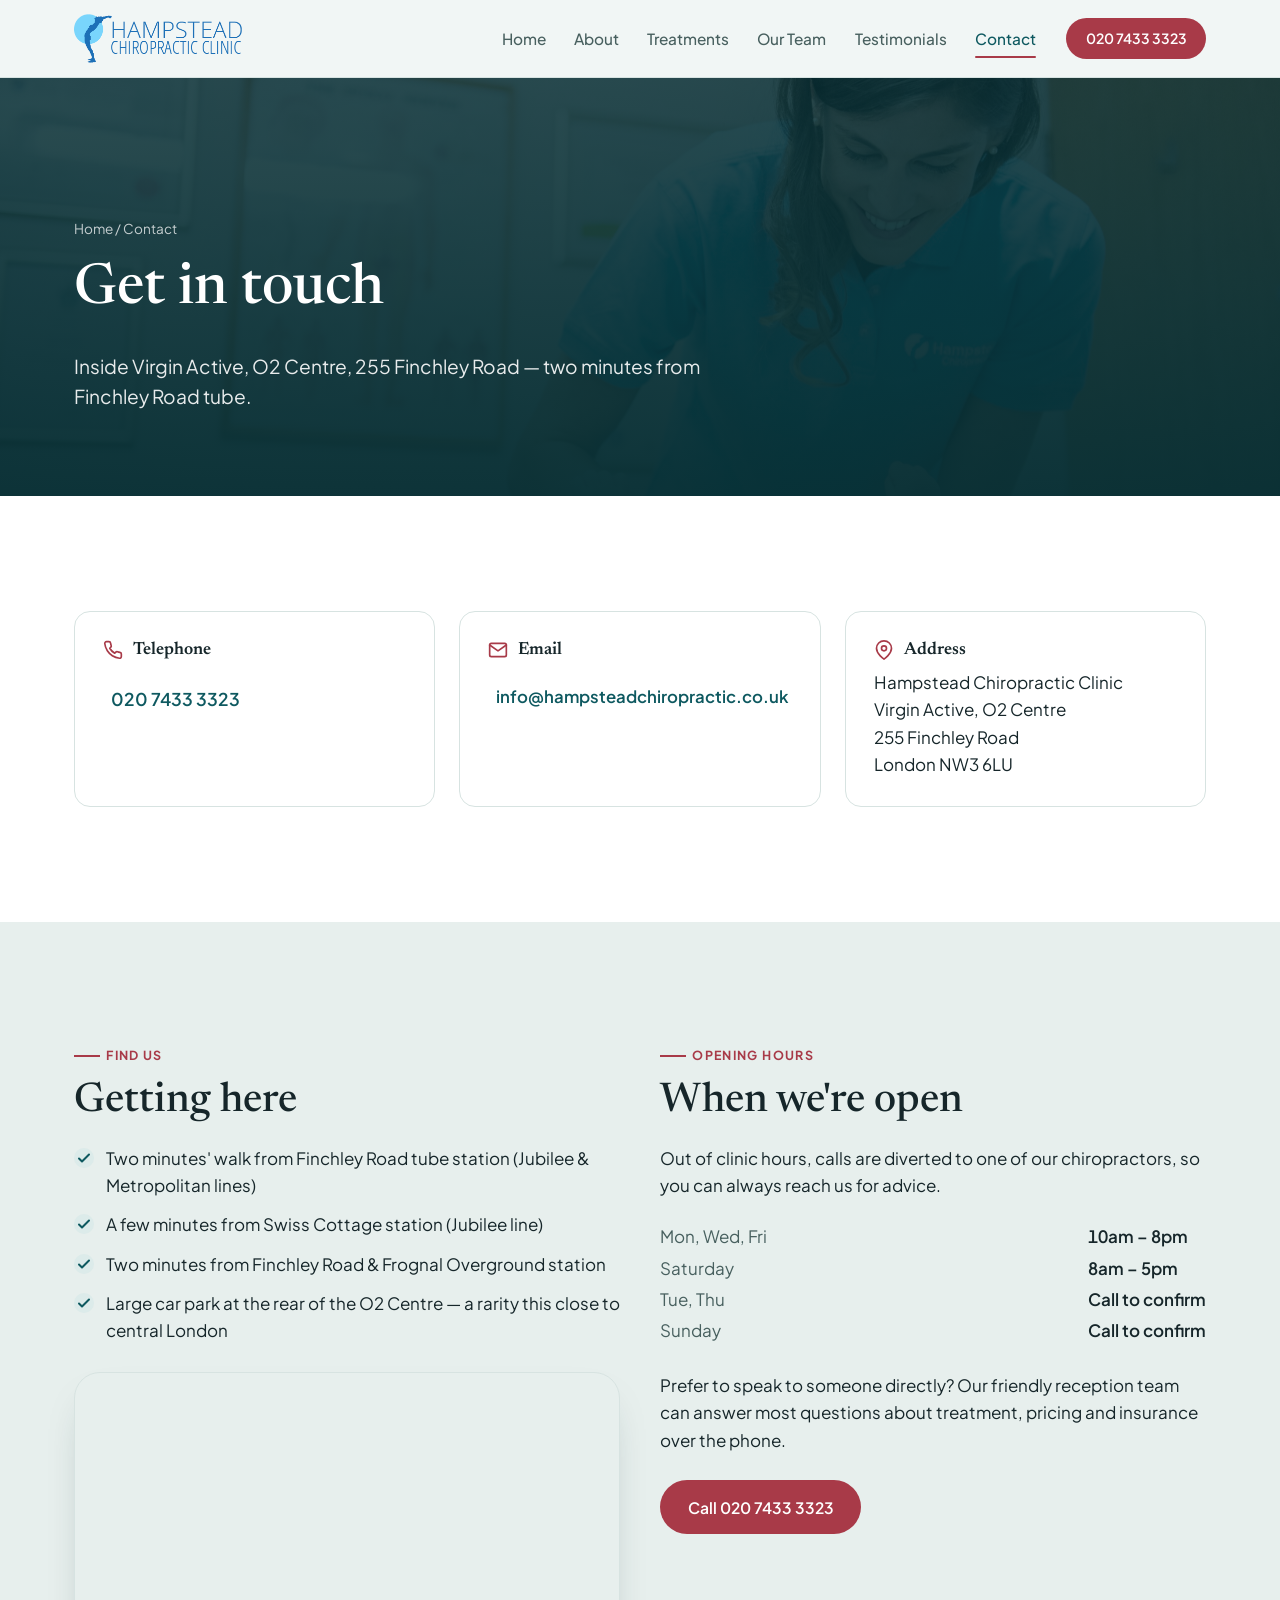
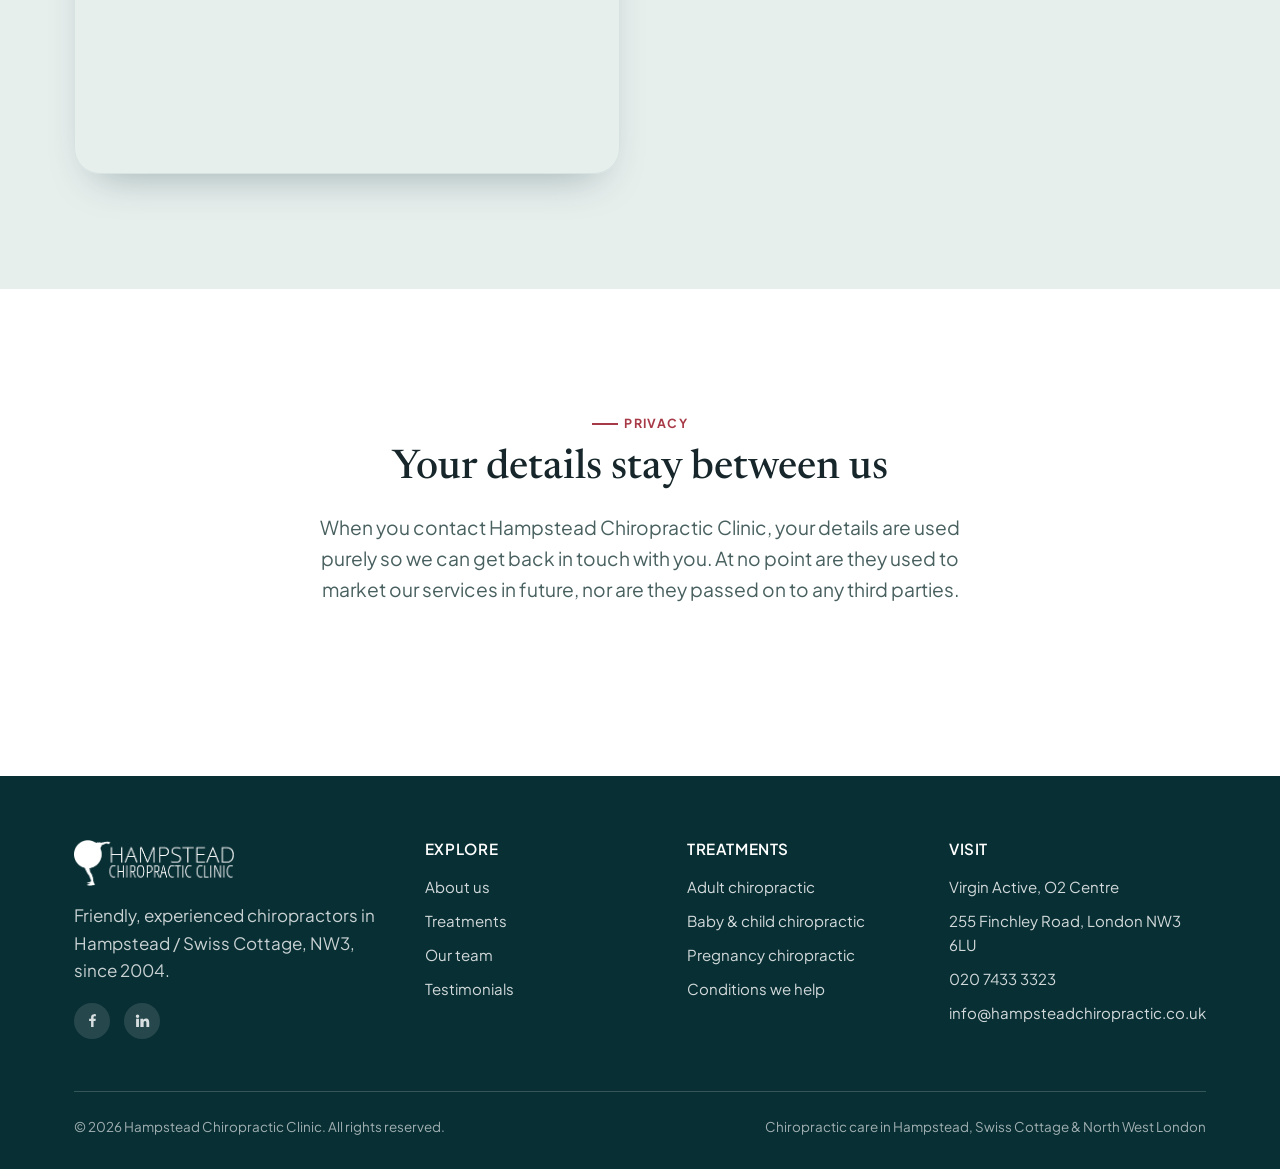
<file: contact.html>
<!DOCTYPE html>
<html lang="en-GB">
<head>
<meta charset="UTF-8">
<meta name="viewport" content="width=device-width, initial-scale=1">
<title>Contact Us — Hampstead Chiropractic Clinic, NW3</title>
<meta name="description" content="Hampstead Chiropractic Clinic, inside Virgin Active, O2 Centre, 255 Finchley Road, London NW3 6LU. Call 020 7433 3323 or email info@hampsteadchiropractic.co.uk.">
<link rel="icon" href="assets/img/favicon.svg" type="image/svg+xml">
<link rel="preconnect" href="https://fonts.googleapis.com">
<link rel="preconnect" href="https://fonts.gstatic.com" crossorigin>
<link href="https://fonts.googleapis.com/css2?family=Newsreader:ital,opsz,wght@0,6..72,400;0,6..72,500;0,6..72,600;1,6..72,500&family=Plus+Jakarta+Sans:wght@400;500;600;700;800&display=swap" rel="stylesheet">
<link rel="stylesheet" href="assets/css/tokens.css">
<link rel="stylesheet" href="assets/css/main.css">
</head>
<body>

<header class="site-header">
  <div class="container site-header__bar">
    <a href="index.html" class="brand"><img src="assets/img/logo.png" width="333" height="97" style="height:auto" alt="Hampstead Chiropractic Clinic"></a>
    <nav class="nav">
      <ul class="nav__links">
        <li><a href="index.html">Home</a></li>
        <li><a href="about.html">About</a></li>
        <li><a href="treatments.html">Treatments</a></li>
        <li><a href="team.html">Our Team</a></li>
        <li><a href="testimonials.html">Testimonials</a></li>
        <li><a href="contact.html" aria-current="page">Contact</a></li>
      </ul>
      <a href="tel:+442074333323" class="btn btn--primary btn--sm">020 7433 3323</a>
      <button class="nav__toggle" aria-label="Toggle menu" aria-expanded="false">
        <svg viewBox="0 0 24 24" fill="none" stroke="currentColor" stroke-width="2" stroke-linecap="round"><path d="M4 7h16M4 12h16M4 17h16"/></svg>
      </button>
    </nav>
  </div>
  <div class="nav__scrim"></div>
</header>

<main>

  <section class="banner">
    <div class="banner__media"><img src="assets/img/baby-chiropractic-treatment.jpg" width="2200" height="1466" alt="" role="presentation"></div>
    <div class="banner__scrim"></div>
    <div class="container banner__inner">
      <p class="breadcrumb"><a href="index.html">Home</a> / Contact</p>
      <h1>Get in touch</h1>
      <p class="lede">Inside Virgin Active, O2 Centre, 255 Finchley Road — two minutes from Finchley Road tube.</p>
    </div>
  </section>

  <section class="section section--surface" data-reveal>
    <div class="container">
      <div class="contact-grid">
        <div class="contact-card">
          <h3><svg viewBox="0 0 24 24" fill="none" stroke="currentColor" stroke-width="2" stroke-linecap="round" stroke-linejoin="round"><path d="M22 16.92v3a2 2 0 0 1-2.18 2 19.79 19.79 0 0 1-8.63-3.07 19.5 19.5 0 0 1-6-6 19.79 19.79 0 0 1-3.07-8.67A2 2 0 0 1 4.11 2h3a2 2 0 0 1 2 1.72c.127.96.362 1.903.7 2.81a2 2 0 0 1-.45 2.11L8.09 9.91a16 16 0 0 0 6 6l1.27-1.27a2 2 0 0 1 2.11-.45c.907.338 1.85.573 2.81.7A2 2 0 0 1 22 16.92z"/></svg>Telephone</h3>
          <p><a href="tel:+442074333323" class="btn btn--ghost" style="font-size:1.1rem;">020 7433 3323</a></p>
        </div>
        <div class="contact-card">
          <h3><svg viewBox="0 0 24 24" fill="none" stroke="currentColor" stroke-width="2" stroke-linecap="round" stroke-linejoin="round"><path d="M4 4h16v16H4z" opacity="0"/><path d="M22 6l-10 7L2 6"/><rect x="2" y="4" width="20" height="16" rx="2"/></svg>Email</h3>
          <p><a href="mailto:info@hampsteadchiropractic.co.uk" class="btn btn--ghost" style="font-size:1.05rem;">info@hampsteadchiropractic.co.uk</a></p>
        </div>
        <div class="contact-card">
          <h3><svg viewBox="0 0 24 24" fill="none" stroke="currentColor" stroke-width="2" stroke-linecap="round" stroke-linejoin="round"><path d="M21 10c0 7-9 13-9 13s-9-6-9-13a9 9 0 0 1 18 0z"/><circle cx="12" cy="10" r="3"/></svg>Address</h3>
          <p>Hampstead Chiropractic Clinic<br>Virgin Active, O2 Centre<br>255 Finchley Road<br>London NW3 6LU</p>
        </div>
      </div>
    </div>
  </section>

  <section class="section section--dim" data-reveal>
    <div class="container">
      <div class="grid-2">
        <div>
          <p class="eyebrow">Find us</p>
          <h2>Getting here</h2>
          <ul class="list-check">
            <li>Two minutes' walk from Finchley Road tube station (Jubilee &amp; Metropolitan lines)</li>
            <li>A few minutes from Swiss Cottage station (Jubilee line)</li>
            <li>Two minutes from Finchley Road &amp; Frognal Overground station</li>
            <li>Large car park at the rear of the O2 Centre — a rarity this close to central London</li>
          </ul>
          <div class="map-frame" style="margin-top:28px;">
            <iframe
              src="https://www.google.com/maps?q=Virgin+Active+O2+Centre+255+Finchley+Road+London+NW3+6LU&output=embed"
              loading="lazy"
              referrerpolicy="no-referrer-when-downgrade"
              title="Map showing Hampstead Chiropractic Clinic at the O2 Centre, 255 Finchley Road">
            </iframe>
          </div>
        </div>
        <div>
          <p class="eyebrow">Opening hours</p>
          <h2>When we're open</h2>
          <p>Out of clinic hours, calls are diverted to one of our chiropractors, so you can always reach us for advice.</p>
          <div class="hours-table" style="margin-top:24px;">
            <div class="hours-row" data-day="1"><span class="day-name">Mon, Wed, Fri</span><span class="day-hours">10am – 8pm</span></div>
            <div class="hours-row" data-day="6"><span class="day-name">Saturday</span><span class="day-hours">8am – 5pm</span></div>
            <div class="hours-row" data-day="2"><span class="day-name">Tue, Thu</span><span class="day-hours">Call to confirm</span></div>
            <div class="hours-row" data-day="0"><span class="day-name">Sunday</span><span class="day-hours">Call to confirm</span></div>
          </div>
          <p style="margin-top:28px;">Prefer to speak to someone directly? Our friendly reception team can answer most questions about treatment, pricing and insurance over the phone.</p>
          <a href="tel:+442074333323" class="btn btn--primary" style="margin-top:8px;">Call 020 7433 3323</a>
        </div>
      </div>
    </div>
  </section>

  <section class="section section--surface" data-reveal>
    <div class="container">
      <div class="section-head section-head--center">
        <p class="eyebrow">Privacy</p>
        <h2>Your details stay between us</h2>
        <p class="lede" style="margin-inline:auto;">When you contact Hampstead Chiropractic Clinic, your details are used purely so we can get back in touch with you. At no point are they used to market our services in future, nor are they passed on to any third parties.</p>
      </div>
    </div>
  </section>

</main>

<footer class="site-footer">
  <div class="container">
    <div class="footer-grid">
      <div class="footer-brand">
        <img src="assets/img/logo.png" width="333" height="97" style="height:auto" alt="Hampstead Chiropractic Clinic">
        <p style="max-width:32ch; color:color-mix(in srgb, var(--color-white) 78%, transparent);">Friendly, experienced chiropractors in Hampstead / Swiss Cottage, NW3, since 2004.</p>
        <div class="social-row">
          <a href="https://www.facebook.com/HCCgettreated/" target="_blank" rel="noopener" aria-label="Facebook">
            <svg viewBox="0 0 24 24" fill="currentColor"><path d="M13.5 21v-8.2h2.75l.41-3.2h-3.16V7.55c0-.92.26-1.55 1.58-1.55h1.68V3.14A22 22 0 0 0 14.2 3c-2.5 0-4.21 1.53-4.21 4.33v2.27H7.23v3.2h2.76V21z"/></svg>
          </a>
          <a href="https://www.linkedin.com/in/nina-van-dyk-29711727/" target="_blank" rel="noopener" aria-label="LinkedIn">
            <svg viewBox="0 0 24 24" fill="currentColor"><path d="M4.98 3.5A2.5 2.5 0 1 1 5 8.5a2.5 2.5 0 0 1-.02-5zM3 9.5h4V21H3zM9 9.5h3.83v1.57h.05c.53-1 1.84-2.06 3.79-2.06 4.06 0 4.81 2.67 4.81 6.14V21h-4v-5.35c0-1.28-.02-2.92-1.78-2.92-1.78 0-2.06 1.39-2.06 2.83V21H9z"/></svg>
          </a>
        </div>
      </div>
      <div>
        <h4>Explore</h4>
        <ul class="footer-links">
          <li><a href="about.html">About us</a></li>
          <li><a href="treatments.html">Treatments</a></li>
          <li><a href="team.html">Our team</a></li>
          <li><a href="testimonials.html">Testimonials</a></li>
        </ul>
      </div>
      <div>
        <h4>Treatments</h4>
        <ul class="footer-links">
          <li><a href="treatments.html#adult">Adult chiropractic</a></li>
          <li><a href="treatments.html#baby">Baby &amp; child chiropractic</a></li>
          <li><a href="treatments.html#pregnancy">Pregnancy chiropractic</a></li>
          <li><a href="treatments.html#conditions">Conditions we help</a></li>
        </ul>
      </div>
      <div>
        <h4>Visit</h4>
        <ul class="footer-links">
          <li>Virgin Active, O2 Centre</li>
          <li>255 Finchley Road, London NW3 6LU</li>
          <li><a href="tel:+442074333323">020 7433 3323</a></li>
          <li><a href="mailto:info@hampsteadchiropractic.co.uk">info@hampsteadchiropractic.co.uk</a></li>
        </ul>
      </div>
    </div>
    <div class="footer-bottom">
      <span>© 2026 Hampstead Chiropractic Clinic. All rights reserved.</span>
      <span>Chiropractic care in Hampstead, Swiss Cottage &amp; North West London</span>
    </div>
  </div>
</footer>

<script src="assets/js/main.js"></script>
</body>
</html>
</file>
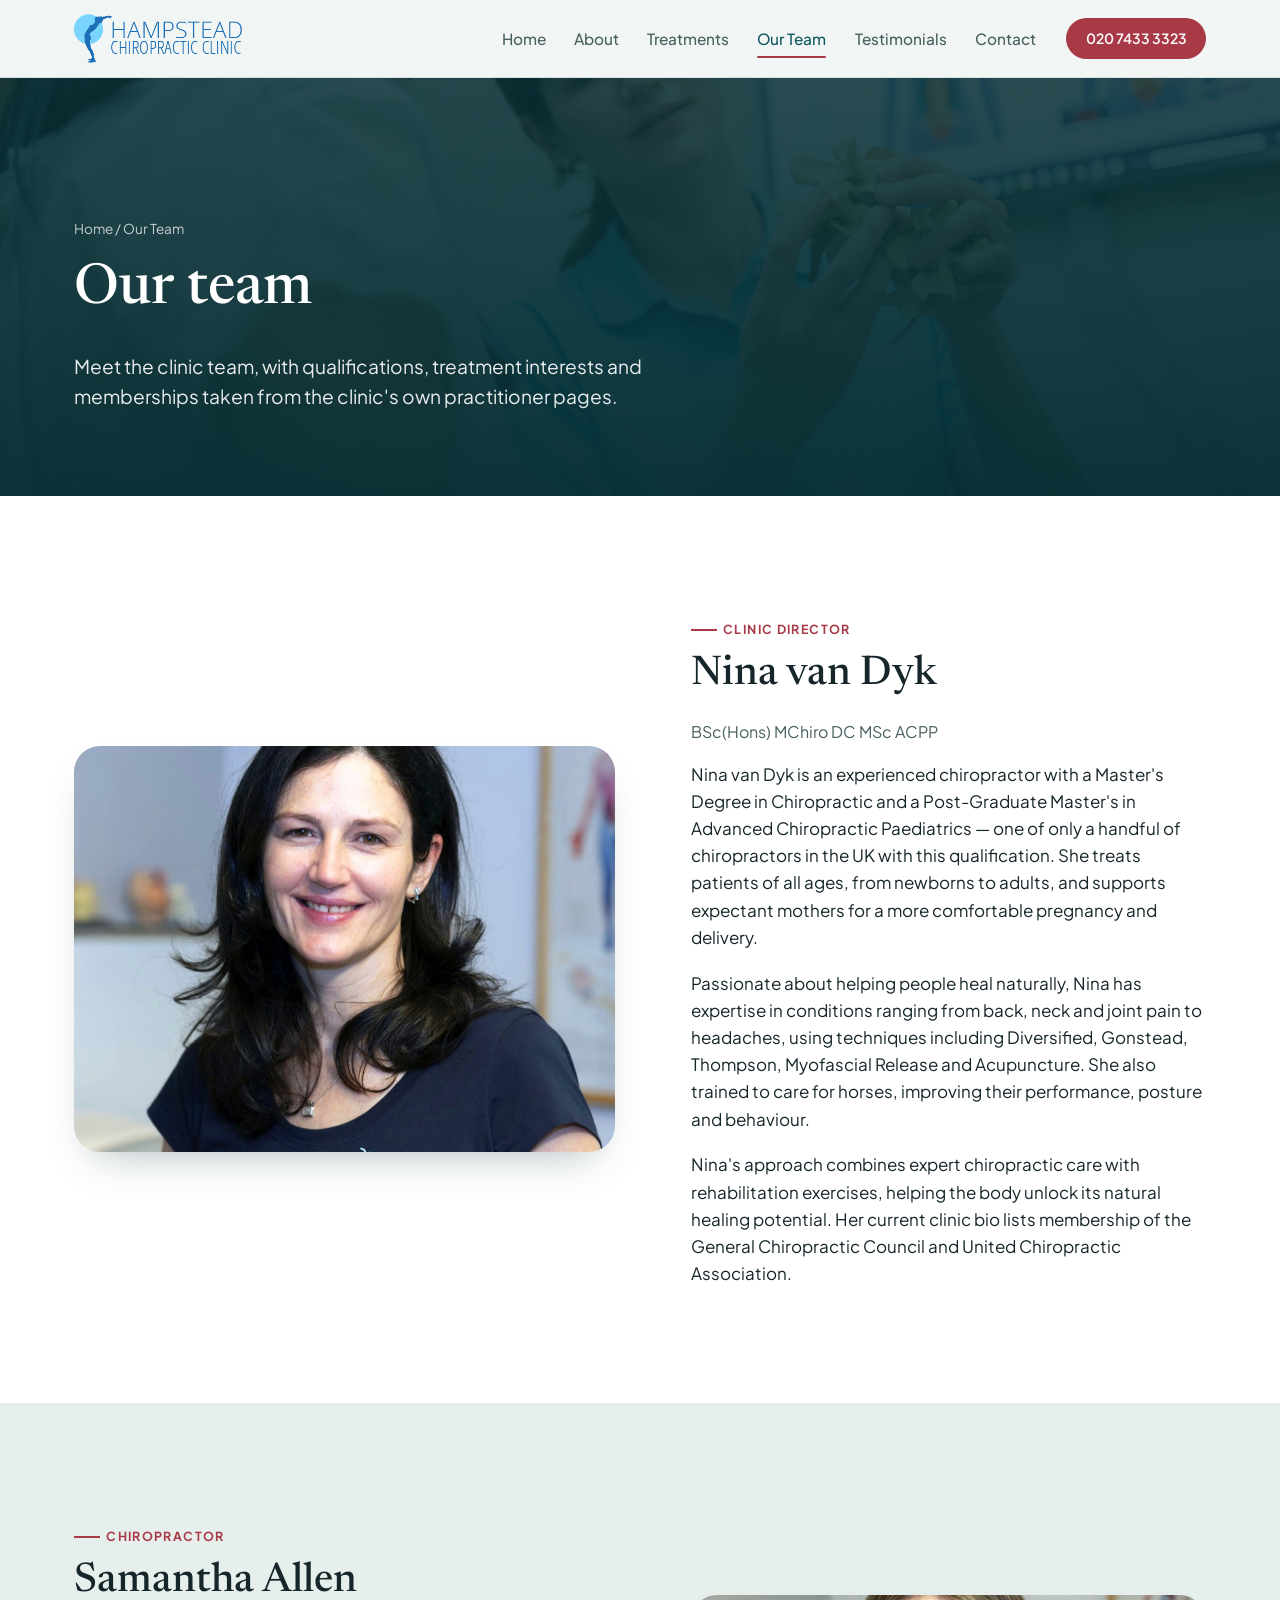
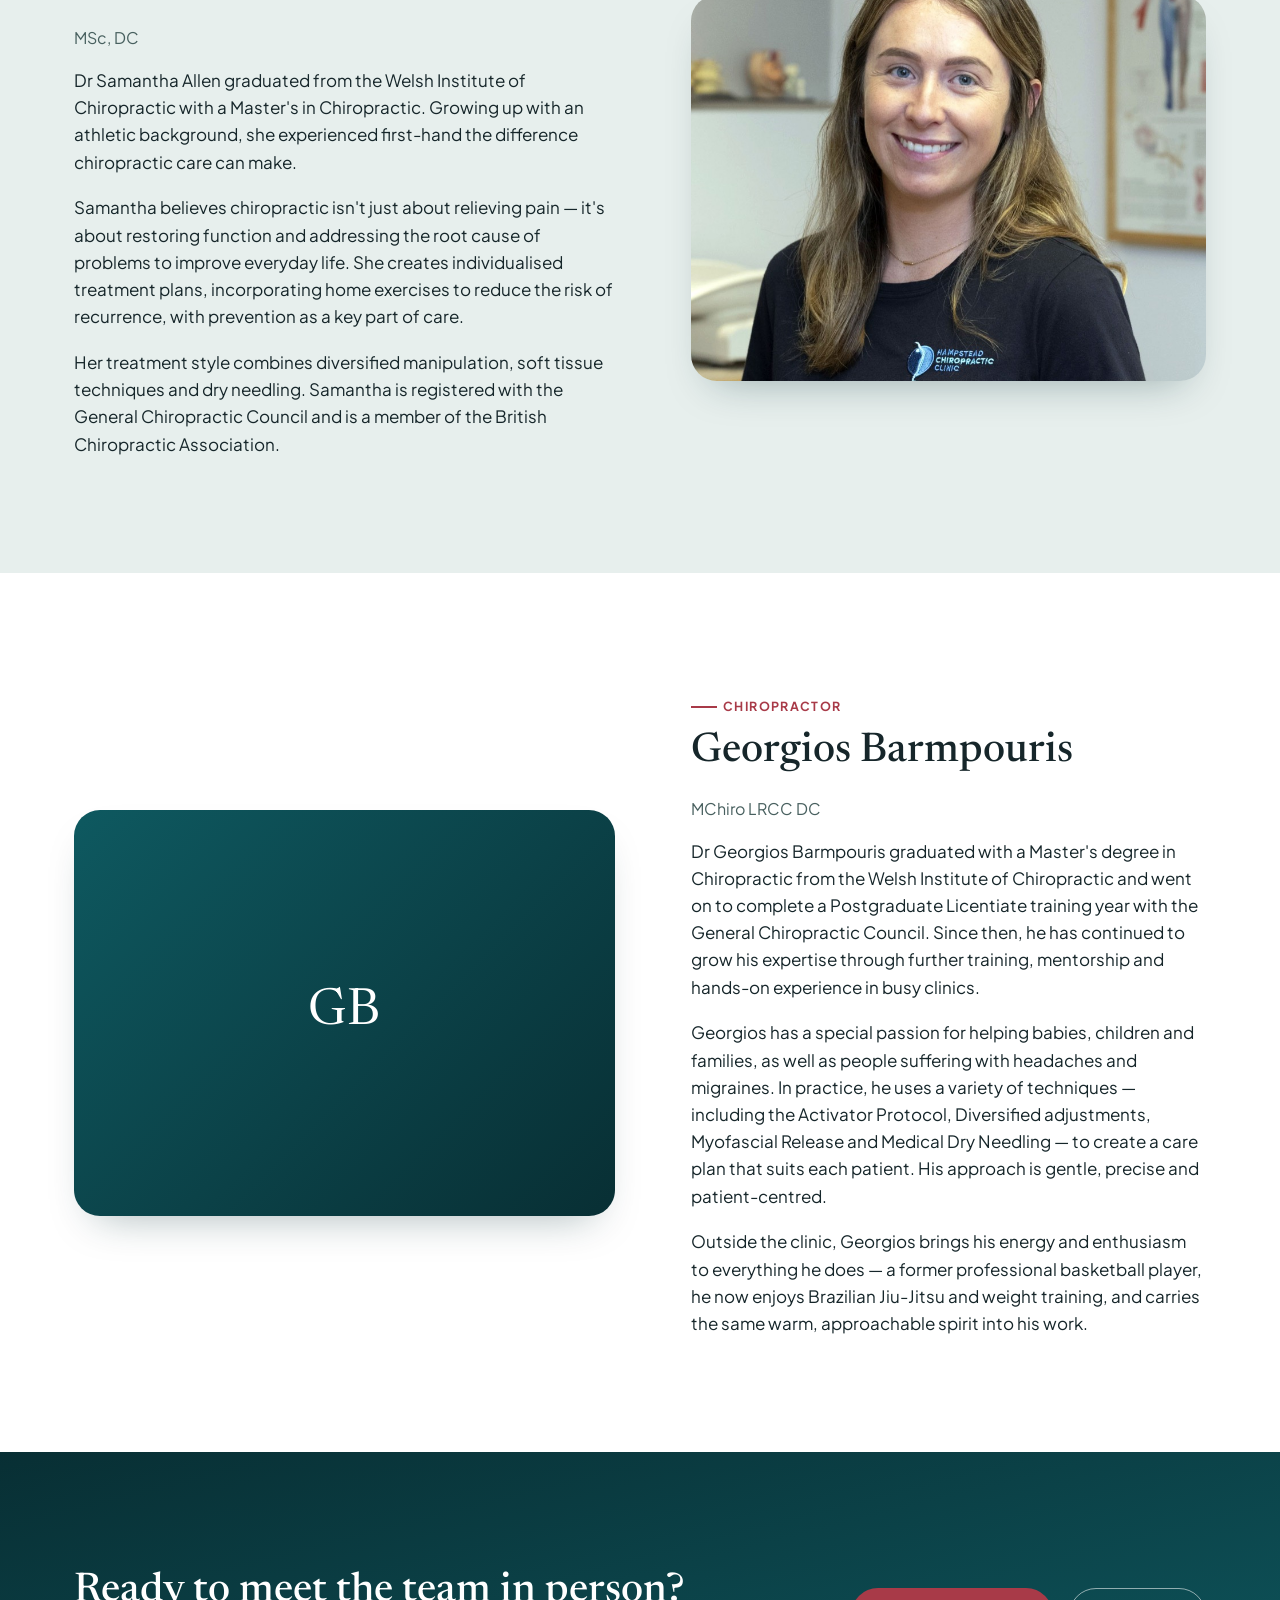
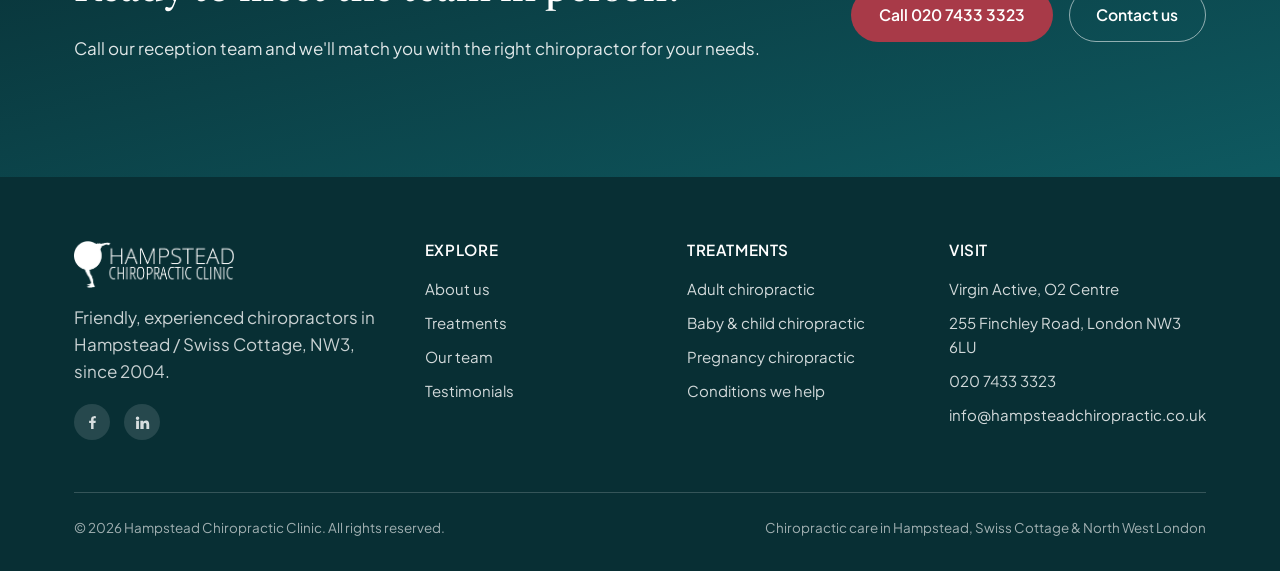
<file: team.html>
<!DOCTYPE html>
<html lang="en-GB">
<head>
<meta charset="UTF-8">
<meta name="viewport" content="width=device-width, initial-scale=1">
<title>Our Team — Hampstead Chiropractic Clinic, NW3</title>
<meta name="description" content="Meet the Hampstead Chiropractic Clinic team: Nina van Dyk, Samantha Allen and Georgios Barmpouris.">
<link rel="icon" href="assets/img/favicon.svg" type="image/svg+xml">
<link rel="preconnect" href="https://fonts.googleapis.com">
<link rel="preconnect" href="https://fonts.gstatic.com" crossorigin>
<link href="https://fonts.googleapis.com/css2?family=Newsreader:ital,opsz,wght@0,6..72,400;0,6..72,500;0,6..72,600;1,6..72,500&family=Plus+Jakarta+Sans:wght@400;500;600;700;800&display=swap" rel="stylesheet">
<link rel="stylesheet" href="assets/css/tokens.css">
<link rel="stylesheet" href="assets/css/main.css">
</head>
<body>

<header class="site-header">
  <div class="container site-header__bar">
    <a href="index.html" class="brand"><img src="assets/img/logo.png" width="333" height="97" style="height:auto" alt="Hampstead Chiropractic Clinic"></a>
    <nav class="nav">
      <ul class="nav__links">
        <li><a href="index.html">Home</a></li>
        <li><a href="about.html">About</a></li>
        <li><a href="treatments.html">Treatments</a></li>
        <li><a href="team.html" aria-current="page">Our Team</a></li>
        <li><a href="testimonials.html">Testimonials</a></li>
        <li><a href="contact.html">Contact</a></li>
      </ul>
      <a href="tel:+442074333323" class="btn btn--primary btn--sm">020 7433 3323</a>
      <button class="nav__toggle" aria-label="Toggle menu" aria-expanded="false">
        <svg viewBox="0 0 24 24" fill="none" stroke="currentColor" stroke-width="2" stroke-linecap="round"><path d="M4 7h16M4 12h16M4 17h16"/></svg>
      </button>
    </nav>
  </div>
  <div class="nav__scrim"></div>
</header>

<main>

  <section class="banner">
    <div class="banner__media"><img src="assets/img/spine-model-explanation.jpg" width="1800" height="1200" alt="" role="presentation"></div>
    <div class="banner__scrim"></div>
    <div class="container banner__inner">
      <p class="breadcrumb"><a href="index.html">Home</a> / Our Team</p>
      <h1>Our team</h1>
      <p class="lede">Meet the clinic team, with qualifications, treatment interests and memberships taken from the clinic's own practitioner pages.</p>
    </div>
  </section>

  <section class="section section--surface" data-reveal>
    <div class="container">
      <div class="split">
        <div class="split__media"><img src="assets/img/nina-van-dyk.jpg" width="900" height="899" style="height:auto" alt="Nina van Dyk, chiropractor and clinic director" loading="lazy"></div>
        <div>
          <p class="eyebrow">Clinic Director</p>
          <h2>Nina van Dyk</h2>
          <p class="team-card__creds" style="font-size:1rem; margin-bottom:16px;">BSc(Hons) MChiro DC MSc ACPP</p>
          <p>Nina van Dyk is an experienced chiropractor with a Master's Degree in Chiropractic and a Post-Graduate Master's in Advanced Chiropractic Paediatrics — one of only a handful of chiropractors in the UK with this qualification. She treats patients of all ages, from newborns to adults, and supports expectant mothers for a more comfortable pregnancy and delivery.</p>
          <p>Passionate about helping people heal naturally, Nina has expertise in conditions ranging from back, neck and joint pain to headaches, using techniques including Diversified, Gonstead, Thompson, Myofascial Release and Acupuncture. She also trained to care for horses, improving their performance, posture and behaviour.</p>
          <p>Nina's approach combines expert chiropractic care with rehabilitation exercises, helping the body unlock its natural healing potential. Her current clinic bio lists membership of the General Chiropractic Council and United Chiropractic Association.</p>
        </div>
      </div>
    </div>
  </section>

  <section class="section section--dim" data-reveal>
    <div class="container">
      <div class="split split--reverse">
        <div class="split__media"><img src="assets/img/samantha-allen.jpg" width="900" height="899" style="height:auto" alt="Samantha Allen, chiropractor" loading="lazy"></div>
        <div>
          <p class="eyebrow">Chiropractor</p>
          <h2>Samantha Allen</h2>
          <p class="team-card__creds" style="font-size:1rem; margin-bottom:16px;">MSc, DC</p>
          <p>Dr Samantha Allen graduated from the Welsh Institute of Chiropractic with a Master's in Chiropractic. Growing up with an athletic background, she experienced first-hand the difference chiropractic care can make.</p>
          <p>Samantha believes chiropractic isn't just about relieving pain — it's about restoring function and addressing the root cause of problems to improve everyday life. She creates individualised treatment plans, incorporating home exercises to reduce the risk of recurrence, with prevention as a key part of care.</p>
          <p>Her treatment style combines diversified manipulation, soft tissue techniques and dry needling. Samantha is registered with the General Chiropractic Council and is a member of the British Chiropractic Association.</p>
        </div>
      </div>
    </div>
  </section>

  <section class="section section--surface" data-reveal>
    <div class="container">
      <div class="split">
        <div class="team-card__media team-card__media--placeholder" style="border-radius:var(--radius-lg); box-shadow:var(--shadow-soft); aspect-ratio:4/3; height:auto;" aria-hidden="true">GB</div>
        <div>
          <p class="eyebrow">Chiropractor</p>
          <h2>Georgios Barmpouris</h2>
          <p class="team-card__creds" style="font-size:1rem; margin-bottom:16px;">MChiro LRCC DC</p>
          <p>Dr Georgios Barmpouris graduated with a Master's degree in Chiropractic from the Welsh Institute of Chiropractic and went on to complete a Postgraduate Licentiate training year with the General Chiropractic Council. Since then, he has continued to grow his expertise through further training, mentorship and hands-on experience in busy clinics.</p>
          <p>Georgios has a special passion for helping babies, children and families, as well as people suffering with headaches and migraines. In practice, he uses a variety of techniques — including the Activator Protocol, Diversified adjustments, Myofascial Release and Medical Dry Needling — to create a care plan that suits each patient. His approach is gentle, precise and patient-centred.</p>
          <p>Outside the clinic, Georgios brings his energy and enthusiasm to everything he does — a former professional basketball player, he now enjoys Brazilian Jiu-Jitsu and weight training, and carries the same warm, approachable spirit into his work.</p>
        </div>
      </div>
    </div>
  </section>

  <section class="section section--teal" data-reveal>
    <div class="container">
      <div class="cta-band" style="background:none; padding:0;">
        <div>
          <h2>Ready to meet the team in person?</h2>
          <p>Call our reception team and we'll match you with the right chiropractor for your needs.</p>
        </div>
        <div class="hero__actions" style="margin:0;">
          <a href="tel:+442074333323" class="btn btn--primary">Call 020 7433 3323</a>
          <a href="contact.html" class="btn btn--outline-light">Contact us</a>
        </div>
      </div>
    </div>
  </section>

</main>

<footer class="site-footer">
  <div class="container">
    <div class="footer-grid">
      <div class="footer-brand">
        <img src="assets/img/logo.png" width="333" height="97" style="height:auto" alt="Hampstead Chiropractic Clinic">
        <p style="max-width:32ch; color:color-mix(in srgb, var(--color-white) 78%, transparent);">Friendly, experienced chiropractors in Hampstead / Swiss Cottage, NW3, since 2004.</p>
        <div class="social-row">
          <a href="https://www.facebook.com/HCCgettreated/" target="_blank" rel="noopener" aria-label="Facebook">
            <svg viewBox="0 0 24 24" fill="currentColor"><path d="M13.5 21v-8.2h2.75l.41-3.2h-3.16V7.55c0-.92.26-1.55 1.58-1.55h1.68V3.14A22 22 0 0 0 14.2 3c-2.5 0-4.21 1.53-4.21 4.33v2.27H7.23v3.2h2.76V21z"/></svg>
          </a>
          <a href="https://www.linkedin.com/in/nina-van-dyk-29711727/" target="_blank" rel="noopener" aria-label="LinkedIn">
            <svg viewBox="0 0 24 24" fill="currentColor"><path d="M4.98 3.5A2.5 2.5 0 1 1 5 8.5a2.5 2.5 0 0 1-.02-5zM3 9.5h4V21H3zM9 9.5h3.83v1.57h.05c.53-1 1.84-2.06 3.79-2.06 4.06 0 4.81 2.67 4.81 6.14V21h-4v-5.35c0-1.28-.02-2.92-1.78-2.92-1.78 0-2.06 1.39-2.06 2.83V21H9z"/></svg>
          </a>
        </div>
      </div>
      <div>
        <h4>Explore</h4>
        <ul class="footer-links">
          <li><a href="about.html">About us</a></li>
          <li><a href="treatments.html">Treatments</a></li>
          <li><a href="team.html">Our team</a></li>
          <li><a href="testimonials.html">Testimonials</a></li>
        </ul>
      </div>
      <div>
        <h4>Treatments</h4>
        <ul class="footer-links">
          <li><a href="treatments.html#adult">Adult chiropractic</a></li>
          <li><a href="treatments.html#baby">Baby &amp; child chiropractic</a></li>
          <li><a href="treatments.html#pregnancy">Pregnancy chiropractic</a></li>
          <li><a href="treatments.html#conditions">Conditions we help</a></li>
        </ul>
      </div>
      <div>
        <h4>Visit</h4>
        <ul class="footer-links">
          <li>Virgin Active, O2 Centre</li>
          <li>255 Finchley Road, London NW3 6LU</li>
          <li><a href="tel:+442074333323">020 7433 3323</a></li>
          <li><a href="mailto:info@hampsteadchiropractic.co.uk">info@hampsteadchiropractic.co.uk</a></li>
        </ul>
      </div>
    </div>
    <div class="footer-bottom">
      <span>© 2026 Hampstead Chiropractic Clinic. All rights reserved.</span>
      <span>Chiropractic care in Hampstead, Swiss Cottage &amp; North West London</span>
    </div>
  </div>
</footer>

<script src="assets/js/main.js"></script>
</body>
</html>
</file>
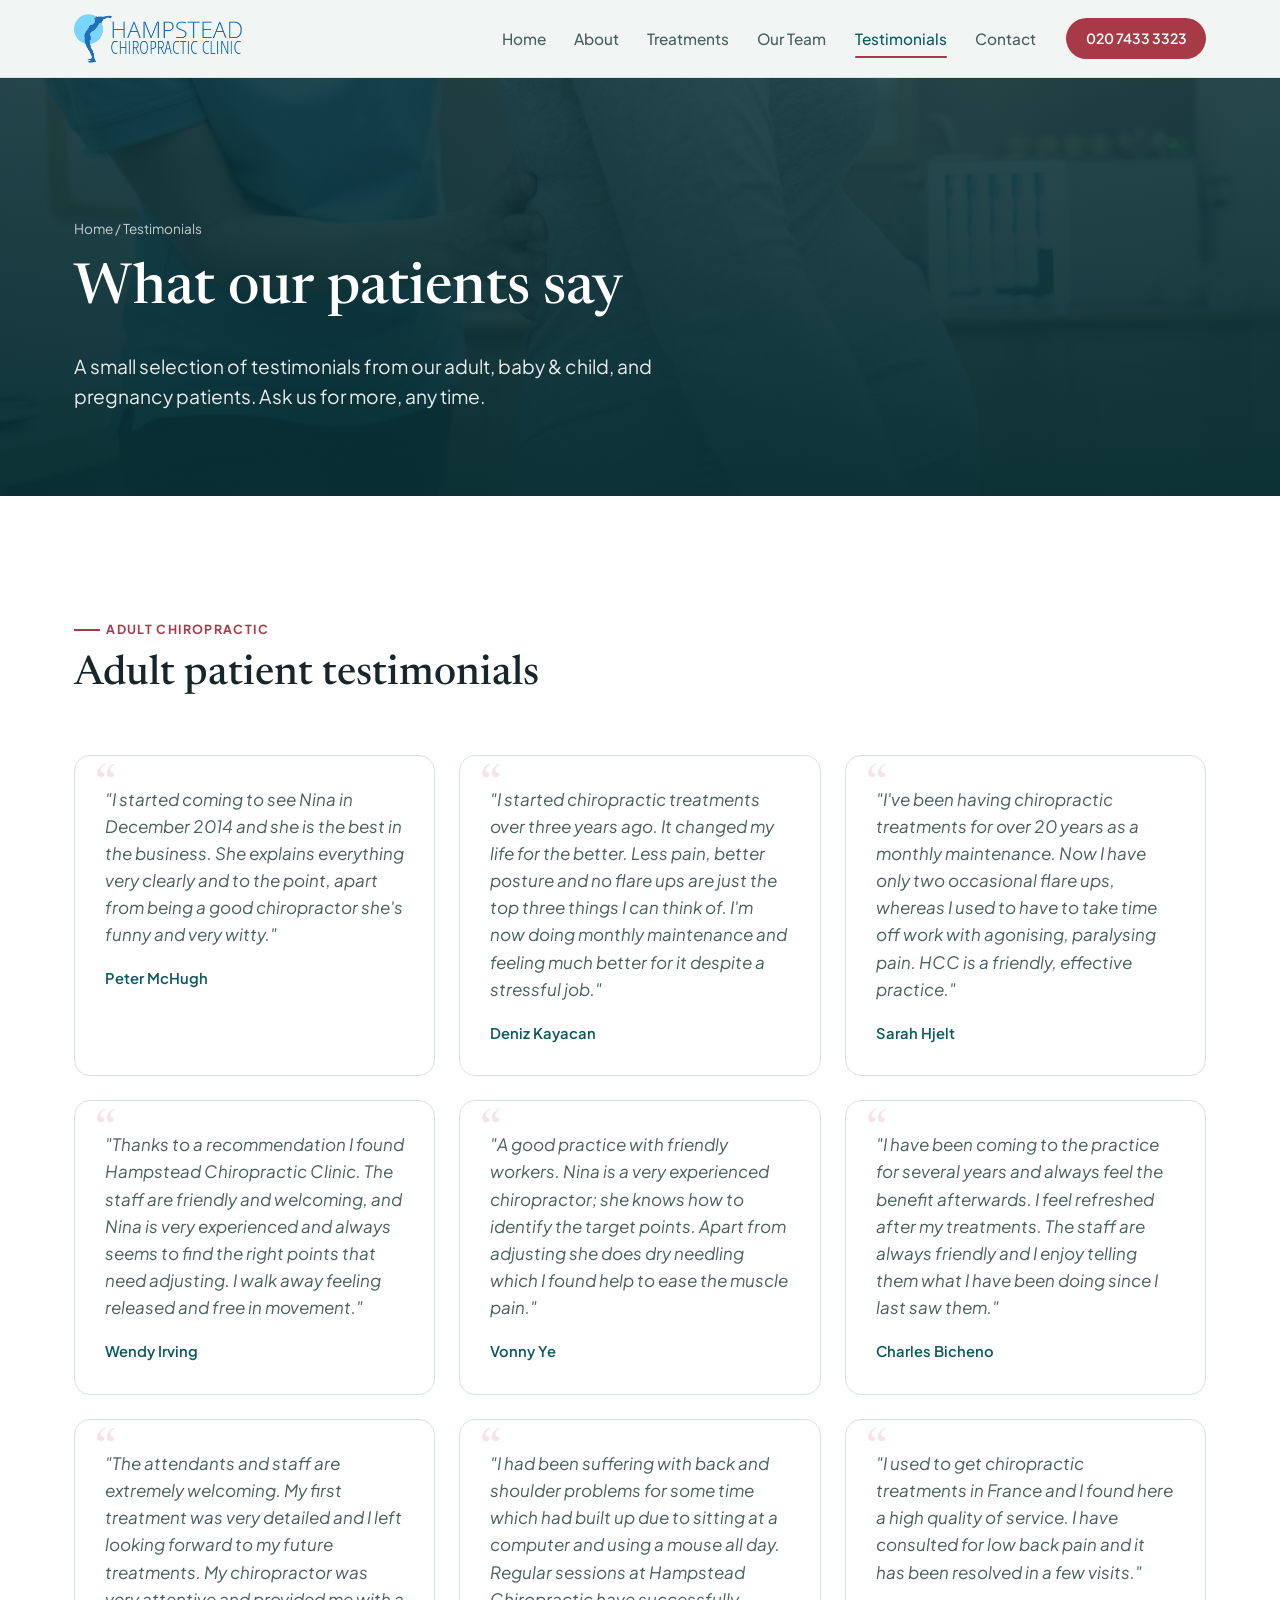
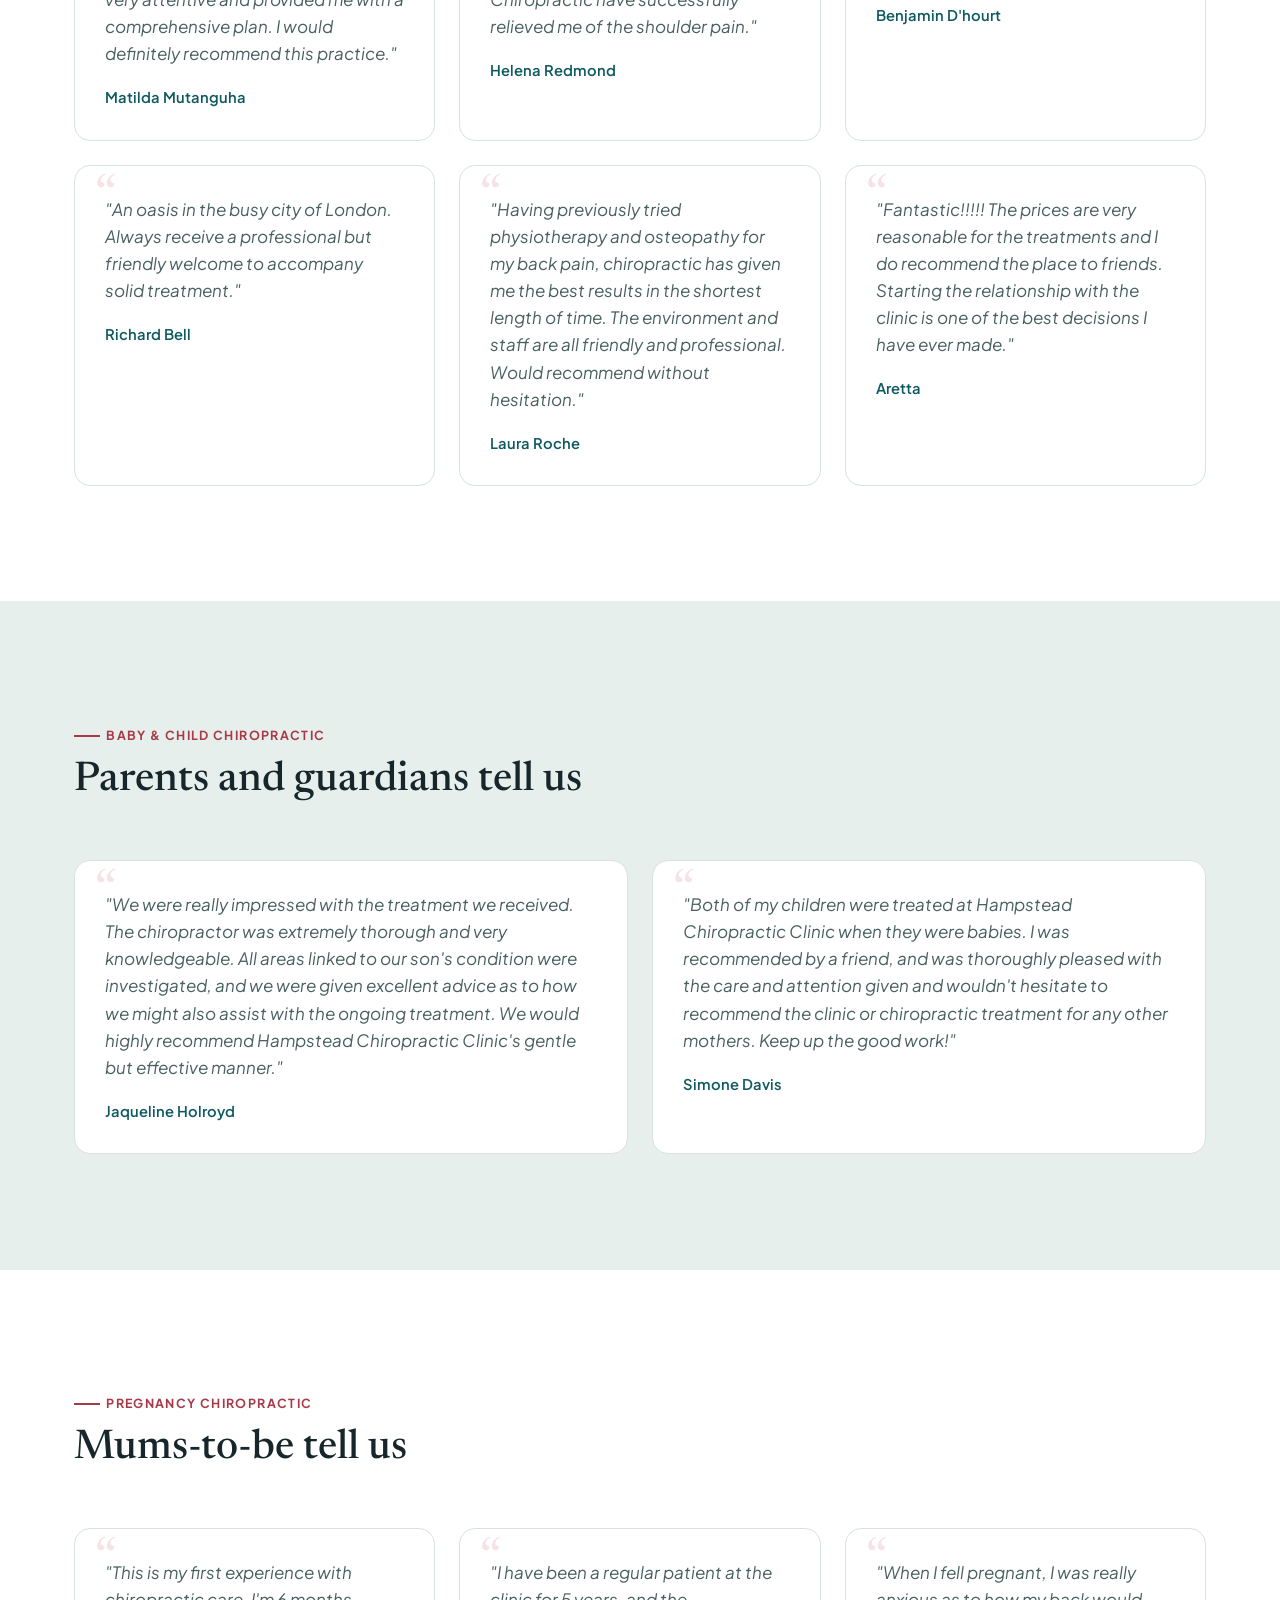
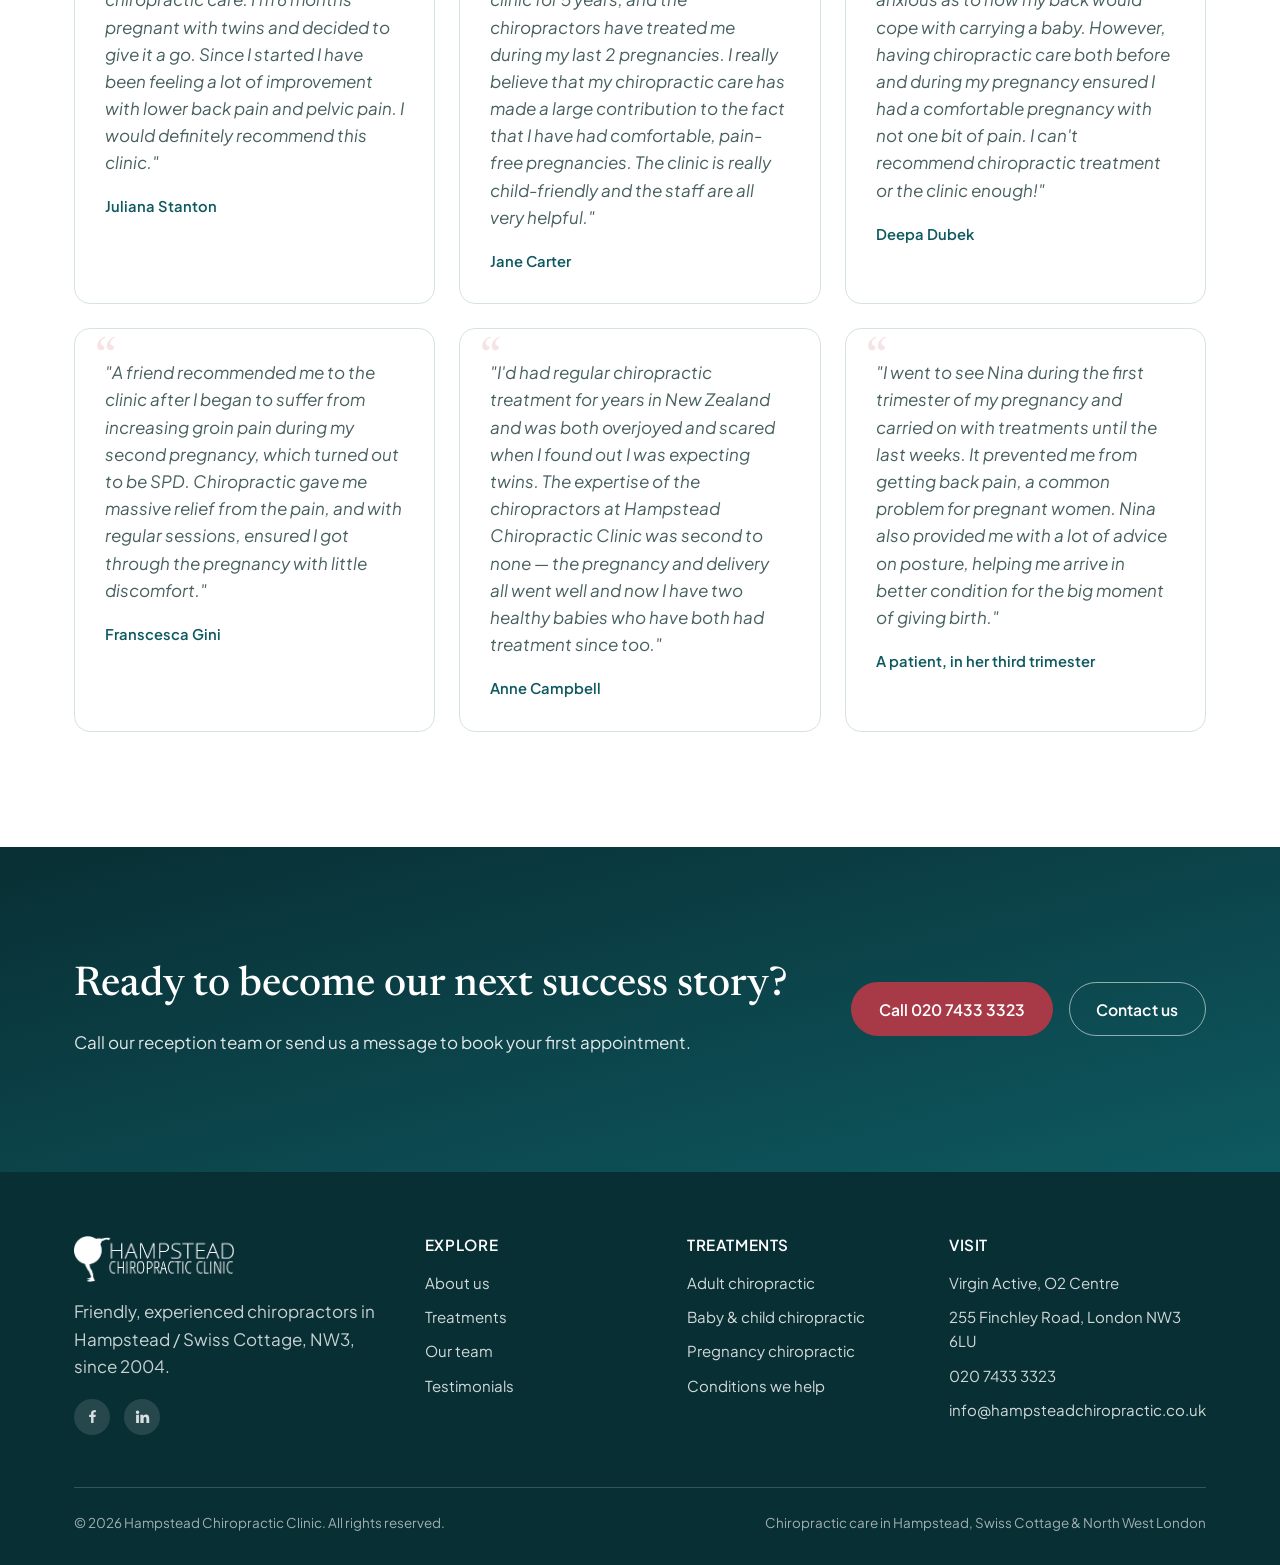
<file: testimonials.html>
<!DOCTYPE html>
<html lang="en-GB">
<head>
<meta charset="UTF-8">
<meta name="viewport" content="width=device-width, initial-scale=1">
<title>Testimonials — Hampstead Chiropractic Clinic, NW3</title>
<meta name="description" content="Read what adult, baby &amp; child, and pregnancy patients say about Hampstead Chiropractic Clinic in Swiss Cottage, NW3.">
<link rel="icon" href="assets/img/favicon.svg" type="image/svg+xml">
<link rel="preconnect" href="https://fonts.googleapis.com">
<link rel="preconnect" href="https://fonts.gstatic.com" crossorigin>
<link href="https://fonts.googleapis.com/css2?family=Newsreader:ital,opsz,wght@0,6..72,400;0,6..72,500;0,6..72,600;1,6..72,500&family=Plus+Jakarta+Sans:wght@400;500;600;700;800&display=swap" rel="stylesheet">
<link rel="stylesheet" href="assets/css/tokens.css">
<link rel="stylesheet" href="assets/css/main.css">
</head>
<body>

<header class="site-header">
  <div class="container site-header__bar">
    <a href="index.html" class="brand"><img src="assets/img/logo.png" width="333" height="97" style="height:auto" alt="Hampstead Chiropractic Clinic"></a>
    <nav class="nav">
      <ul class="nav__links">
        <li><a href="index.html">Home</a></li>
        <li><a href="about.html">About</a></li>
        <li><a href="treatments.html">Treatments</a></li>
        <li><a href="team.html">Our Team</a></li>
        <li><a href="testimonials.html" aria-current="page">Testimonials</a></li>
        <li><a href="contact.html">Contact</a></li>
      </ul>
      <a href="tel:+442074333323" class="btn btn--primary btn--sm">020 7433 3323</a>
      <button class="nav__toggle" aria-label="Toggle menu" aria-expanded="false">
        <svg viewBox="0 0 24 24" fill="none" stroke="currentColor" stroke-width="2" stroke-linecap="round"><path d="M4 7h16M4 12h16M4 17h16"/></svg>
      </button>
    </nav>
  </div>
  <div class="nav__scrim"></div>
</header>

<main>

  <section class="banner">
    <div class="banner__media"><img src="assets/img/pregnancy-adjustment-standing.jpg" width="2000" height="1333" alt="" role="presentation"></div>
    <div class="banner__scrim"></div>
    <div class="container banner__inner">
      <p class="breadcrumb"><a href="index.html">Home</a> / Testimonials</p>
      <h1>What our patients say</h1>
      <p class="lede">A small selection of testimonials from our adult, baby &amp; child, and pregnancy patients. Ask us for more, any time.</p>
    </div>
  </section>

  <section class="section section--surface" data-reveal>
    <div class="container">
      <div class="section-head">
        <p class="eyebrow">Adult Chiropractic</p>
        <h2>Adult patient testimonials</h2>
      </div>
      <div class="testimonials-grid">
        <article class="t-card"><p>"I started coming to see Nina in December 2014 and she is the best in the business. She explains everything very clearly and to the point, apart from being a good chiropractor she's funny and very witty."</p><cite>Peter McHugh</cite></article>
        <article class="t-card"><p>"I started chiropractic treatments over three years ago. It changed my life for the better. Less pain, better posture and no flare ups are just the top three things I can think of. I'm now doing monthly maintenance and feeling much better for it despite a stressful job."</p><cite>Deniz Kayacan</cite></article>
        <article class="t-card"><p>"I've been having chiropractic treatments for over 20 years as a monthly maintenance. Now I have only two occasional flare ups, whereas I used to have to take time off work with agonising, paralysing pain. HCC is a friendly, effective practice."</p><cite>Sarah Hjelt</cite></article>
        <article class="t-card"><p>"Thanks to a recommendation I found Hampstead Chiropractic Clinic. The staff are friendly and welcoming, and Nina is very experienced and always seems to find the right points that need adjusting. I walk away feeling released and free in movement."</p><cite>Wendy Irving</cite></article>
        <article class="t-card"><p>"A good practice with friendly workers. Nina is a very experienced chiropractor; she knows how to identify the target points. Apart from adjusting she does dry needling which I found help to ease the muscle pain."</p><cite>Vonny Ye</cite></article>
        <article class="t-card"><p>"I have been coming to the practice for several years and always feel the benefit afterwards. I feel refreshed after my treatments. The staff are always friendly and I enjoy telling them what I have been doing since I last saw them."</p><cite>Charles Bicheno</cite></article>
        <article class="t-card"><p>"The attendants and staff are extremely welcoming. My first treatment was very detailed and I left looking forward to my future treatments. My chiropractor was very attentive and provided me with a comprehensive plan. I would definitely recommend this practice."</p><cite>Matilda Mutanguha</cite></article>
        <article class="t-card"><p>"I had been suffering with back and shoulder problems for some time which had built up due to sitting at a computer and using a mouse all day. Regular sessions at Hampstead Chiropractic have successfully relieved me of the shoulder pain."</p><cite>Helena Redmond</cite></article>
        <article class="t-card"><p>"I used to get chiropractic treatments in France and I found here a high quality of service. I have consulted for low back pain and it has been resolved in a few visits."</p><cite>Benjamin D'hourt</cite></article>
        <article class="t-card"><p>"An oasis in the busy city of London. Always receive a professional but friendly welcome to accompany solid treatment."</p><cite>Richard Bell</cite></article>
        <article class="t-card"><p>"Having previously tried physiotherapy and osteopathy for my back pain, chiropractic has given me the best results in the shortest length of time. The environment and staff are all friendly and professional. Would recommend without hesitation."</p><cite>Laura Roche</cite></article>
        <article class="t-card"><p>"Fantastic!!!!! The prices are very reasonable for the treatments and I do recommend the place to friends. Starting the relationship with the clinic is one of the best decisions I have ever made."</p><cite>Aretta</cite></article>
      </div>
    </div>
  </section>

  <section class="section section--dim" data-reveal>
    <div class="container">
      <div class="section-head">
        <p class="eyebrow">Baby &amp; Child Chiropractic</p>
        <h2>Parents and guardians tell us</h2>
      </div>
      <div class="testimonials-grid">
        <article class="t-card"><p>"We were really impressed with the treatment we received. The chiropractor was extremely thorough and very knowledgeable. All areas linked to our son's condition were investigated, and we were given excellent advice as to how we might also assist with the ongoing treatment. We would highly recommend Hampstead Chiropractic Clinic's gentle but effective manner."</p><cite>Jaqueline Holroyd</cite></article>
        <article class="t-card"><p>"Both of my children were treated at Hampstead Chiropractic Clinic when they were babies. I was recommended by a friend, and was thoroughly pleased with the care and attention given and wouldn't hesitate to recommend the clinic or chiropractic treatment for any other mothers. Keep up the good work!"</p><cite>Simone Davis</cite></article>
      </div>
    </div>
  </section>

  <section class="section section--surface" data-reveal>
    <div class="container">
      <div class="section-head">
        <p class="eyebrow">Pregnancy Chiropractic</p>
        <h2>Mums-to-be tell us</h2>
      </div>
      <div class="testimonials-grid">
        <article class="t-card"><p>"This is my first experience with chiropractic care. I'm 6 months pregnant with twins and decided to give it a go. Since I started I have been feeling a lot of improvement with lower back pain and pelvic pain. I would definitely recommend this clinic."</p><cite>Juliana Stanton</cite></article>
        <article class="t-card"><p>"I have been a regular patient at the clinic for 5 years, and the chiropractors have treated me during my last 2 pregnancies. I really believe that my chiropractic care has made a large contribution to the fact that I have had comfortable, pain-free pregnancies. The clinic is really child-friendly and the staff are all very helpful."</p><cite>Jane Carter</cite></article>
        <article class="t-card"><p>"When I fell pregnant, I was really anxious as to how my back would cope with carrying a baby. However, having chiropractic care both before and during my pregnancy ensured I had a comfortable pregnancy with not one bit of pain. I can't recommend chiropractic treatment or the clinic enough!"</p><cite>Deepa Dubek</cite></article>
        <article class="t-card"><p>"A friend recommended me to the clinic after I began to suffer from increasing groin pain during my second pregnancy, which turned out to be SPD. Chiropractic gave me massive relief from the pain, and with regular sessions, ensured I got through the pregnancy with little discomfort."</p><cite>Franscesca Gini</cite></article>
        <article class="t-card"><p>"I'd had regular chiropractic treatment for years in New Zealand and was both overjoyed and scared when I found out I was expecting twins. The expertise of the chiropractors at Hampstead Chiropractic Clinic was second to none — the pregnancy and delivery all went well and now I have two healthy babies who have both had treatment since too."</p><cite>Anne Campbell</cite></article>
        <article class="t-card"><p>"I went to see Nina during the first trimester of my pregnancy and carried on with treatments until the last weeks. It prevented me from getting back pain, a common problem for pregnant women. Nina also provided me with a lot of advice on posture, helping me arrive in better condition for the big moment of giving birth."</p><cite>A patient, in her third trimester</cite></article>
      </div>
    </div>
  </section>

  <section class="section section--teal" data-reveal>
    <div class="container">
      <div class="cta-band" style="background:none; padding:0;">
        <div>
          <h2>Ready to become our next success story?</h2>
          <p>Call our reception team or send us a message to book your first appointment.</p>
        </div>
        <div class="hero__actions" style="margin:0;">
          <a href="tel:+442074333323" class="btn btn--primary">Call 020 7433 3323</a>
          <a href="contact.html" class="btn btn--outline-light">Contact us</a>
        </div>
      </div>
    </div>
  </section>

</main>

<footer class="site-footer">
  <div class="container">
    <div class="footer-grid">
      <div class="footer-brand">
        <img src="assets/img/logo.png" width="333" height="97" style="height:auto" alt="Hampstead Chiropractic Clinic">
        <p style="max-width:32ch; color:color-mix(in srgb, var(--color-white) 78%, transparent);">Friendly, experienced chiropractors in Hampstead / Swiss Cottage, NW3, since 2004.</p>
        <div class="social-row">
          <a href="https://www.facebook.com/HCCgettreated/" target="_blank" rel="noopener" aria-label="Facebook">
            <svg viewBox="0 0 24 24" fill="currentColor"><path d="M13.5 21v-8.2h2.75l.41-3.2h-3.16V7.55c0-.92.26-1.55 1.58-1.55h1.68V3.14A22 22 0 0 0 14.2 3c-2.5 0-4.21 1.53-4.21 4.33v2.27H7.23v3.2h2.76V21z"/></svg>
          </a>
          <a href="https://www.linkedin.com/in/nina-van-dyk-29711727/" target="_blank" rel="noopener" aria-label="LinkedIn">
            <svg viewBox="0 0 24 24" fill="currentColor"><path d="M4.98 3.5A2.5 2.5 0 1 1 5 8.5a2.5 2.5 0 0 1-.02-5zM3 9.5h4V21H3zM9 9.5h3.83v1.57h.05c.53-1 1.84-2.06 3.79-2.06 4.06 0 4.81 2.67 4.81 6.14V21h-4v-5.35c0-1.28-.02-2.92-1.78-2.92-1.78 0-2.06 1.39-2.06 2.83V21H9z"/></svg>
          </a>
        </div>
      </div>
      <div>
        <h4>Explore</h4>
        <ul class="footer-links">
          <li><a href="about.html">About us</a></li>
          <li><a href="treatments.html">Treatments</a></li>
          <li><a href="team.html">Our team</a></li>
          <li><a href="testimonials.html">Testimonials</a></li>
        </ul>
      </div>
      <div>
        <h4>Treatments</h4>
        <ul class="footer-links">
          <li><a href="treatments.html#adult">Adult chiropractic</a></li>
          <li><a href="treatments.html#baby">Baby &amp; child chiropractic</a></li>
          <li><a href="treatments.html#pregnancy">Pregnancy chiropractic</a></li>
          <li><a href="treatments.html#conditions">Conditions we help</a></li>
        </ul>
      </div>
      <div>
        <h4>Visit</h4>
        <ul class="footer-links">
          <li>Virgin Active, O2 Centre</li>
          <li>255 Finchley Road, London NW3 6LU</li>
          <li><a href="tel:+442074333323">020 7433 3323</a></li>
          <li><a href="mailto:info@hampsteadchiropractic.co.uk">info@hampsteadchiropractic.co.uk</a></li>
        </ul>
      </div>
    </div>
    <div class="footer-bottom">
      <span>© 2026 Hampstead Chiropractic Clinic. All rights reserved.</span>
      <span>Chiropractic care in Hampstead, Swiss Cottage &amp; North West London</span>
    </div>
  </div>
</footer>

<script src="assets/js/main.js"></script>
</body>
</html>
</file>
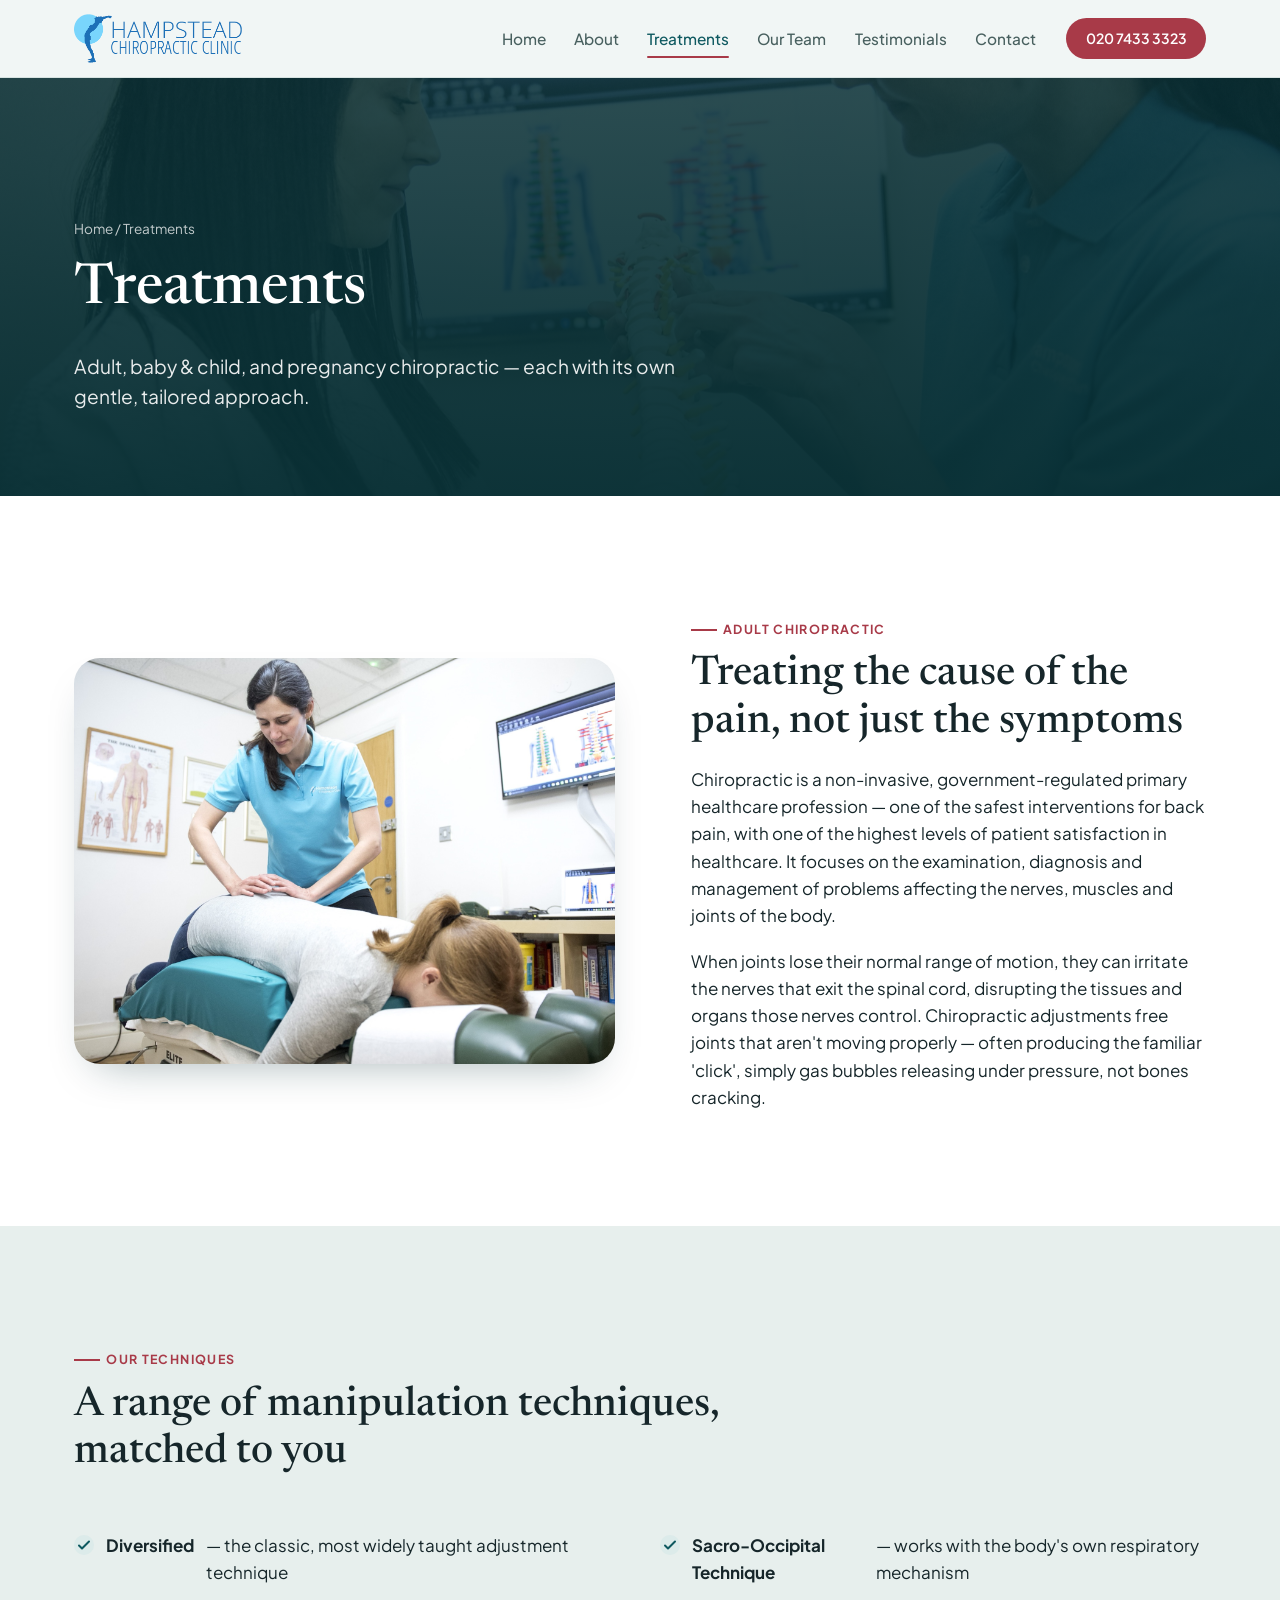
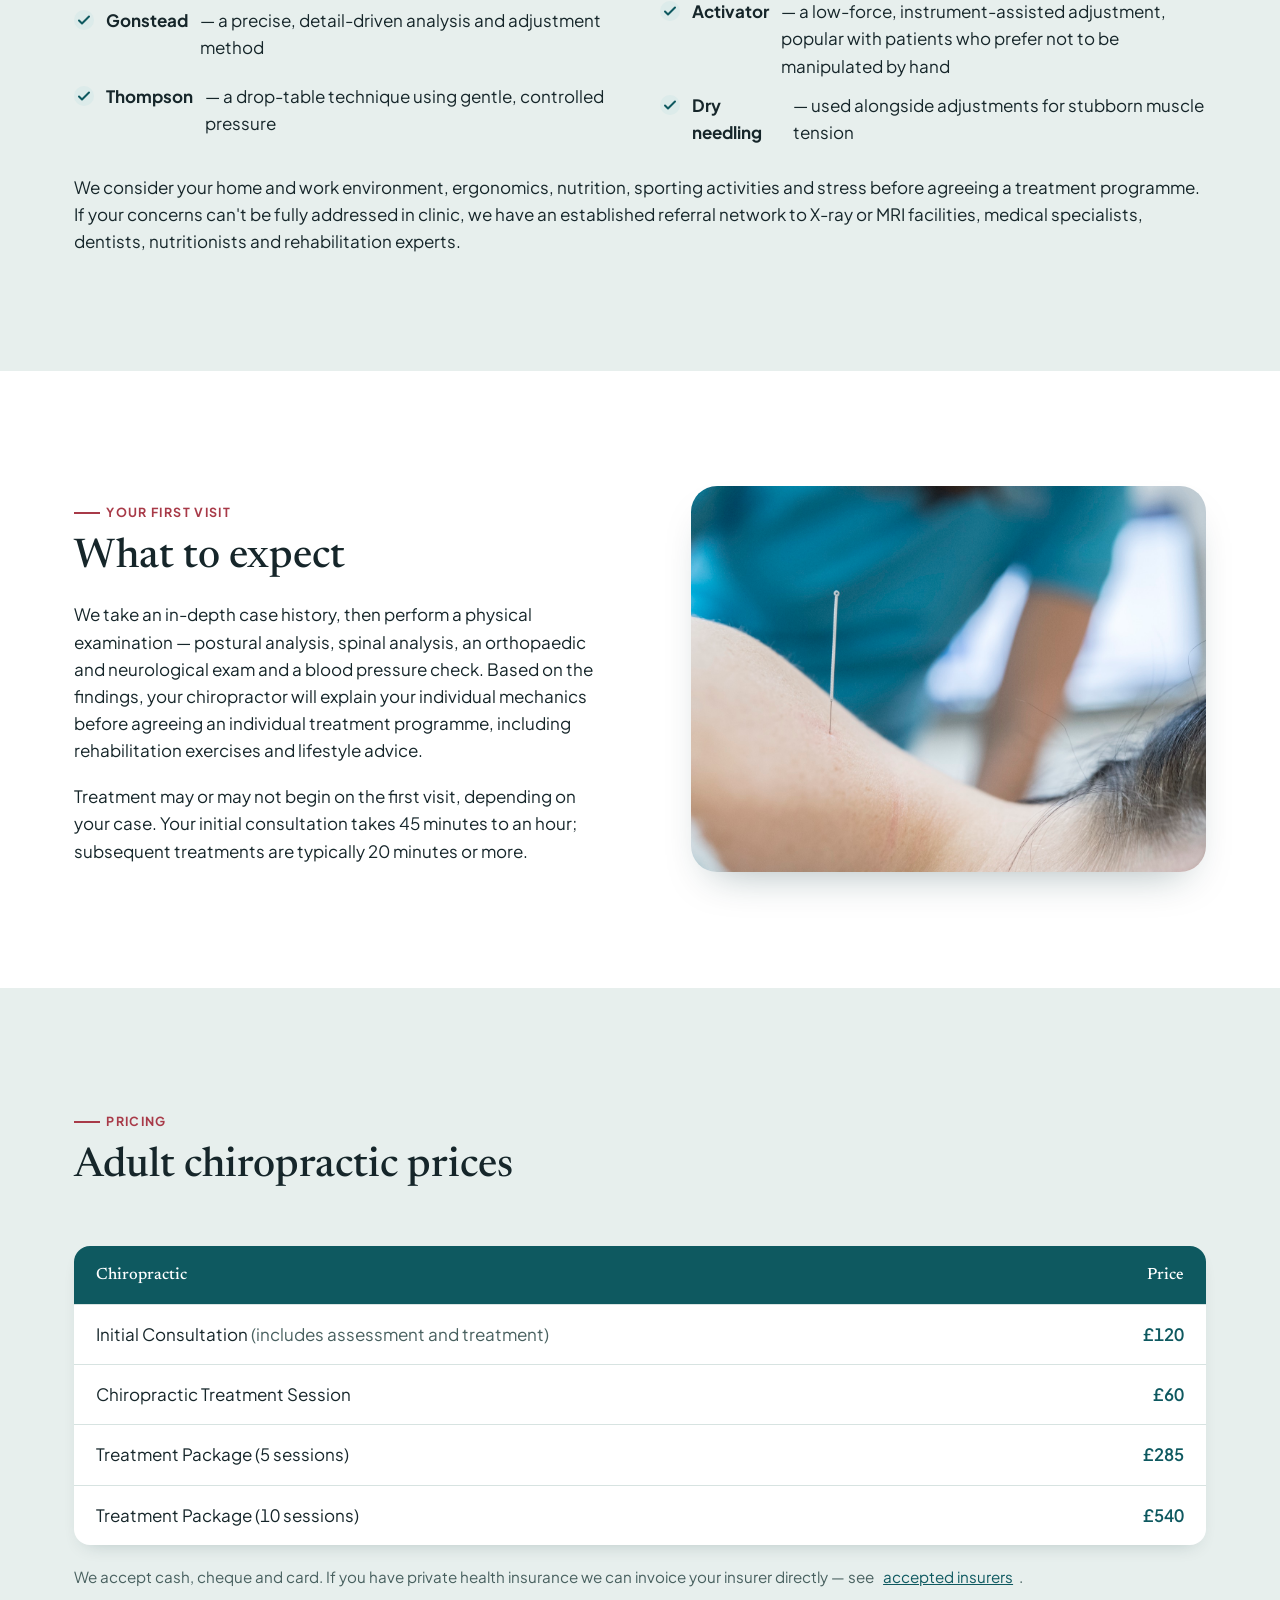
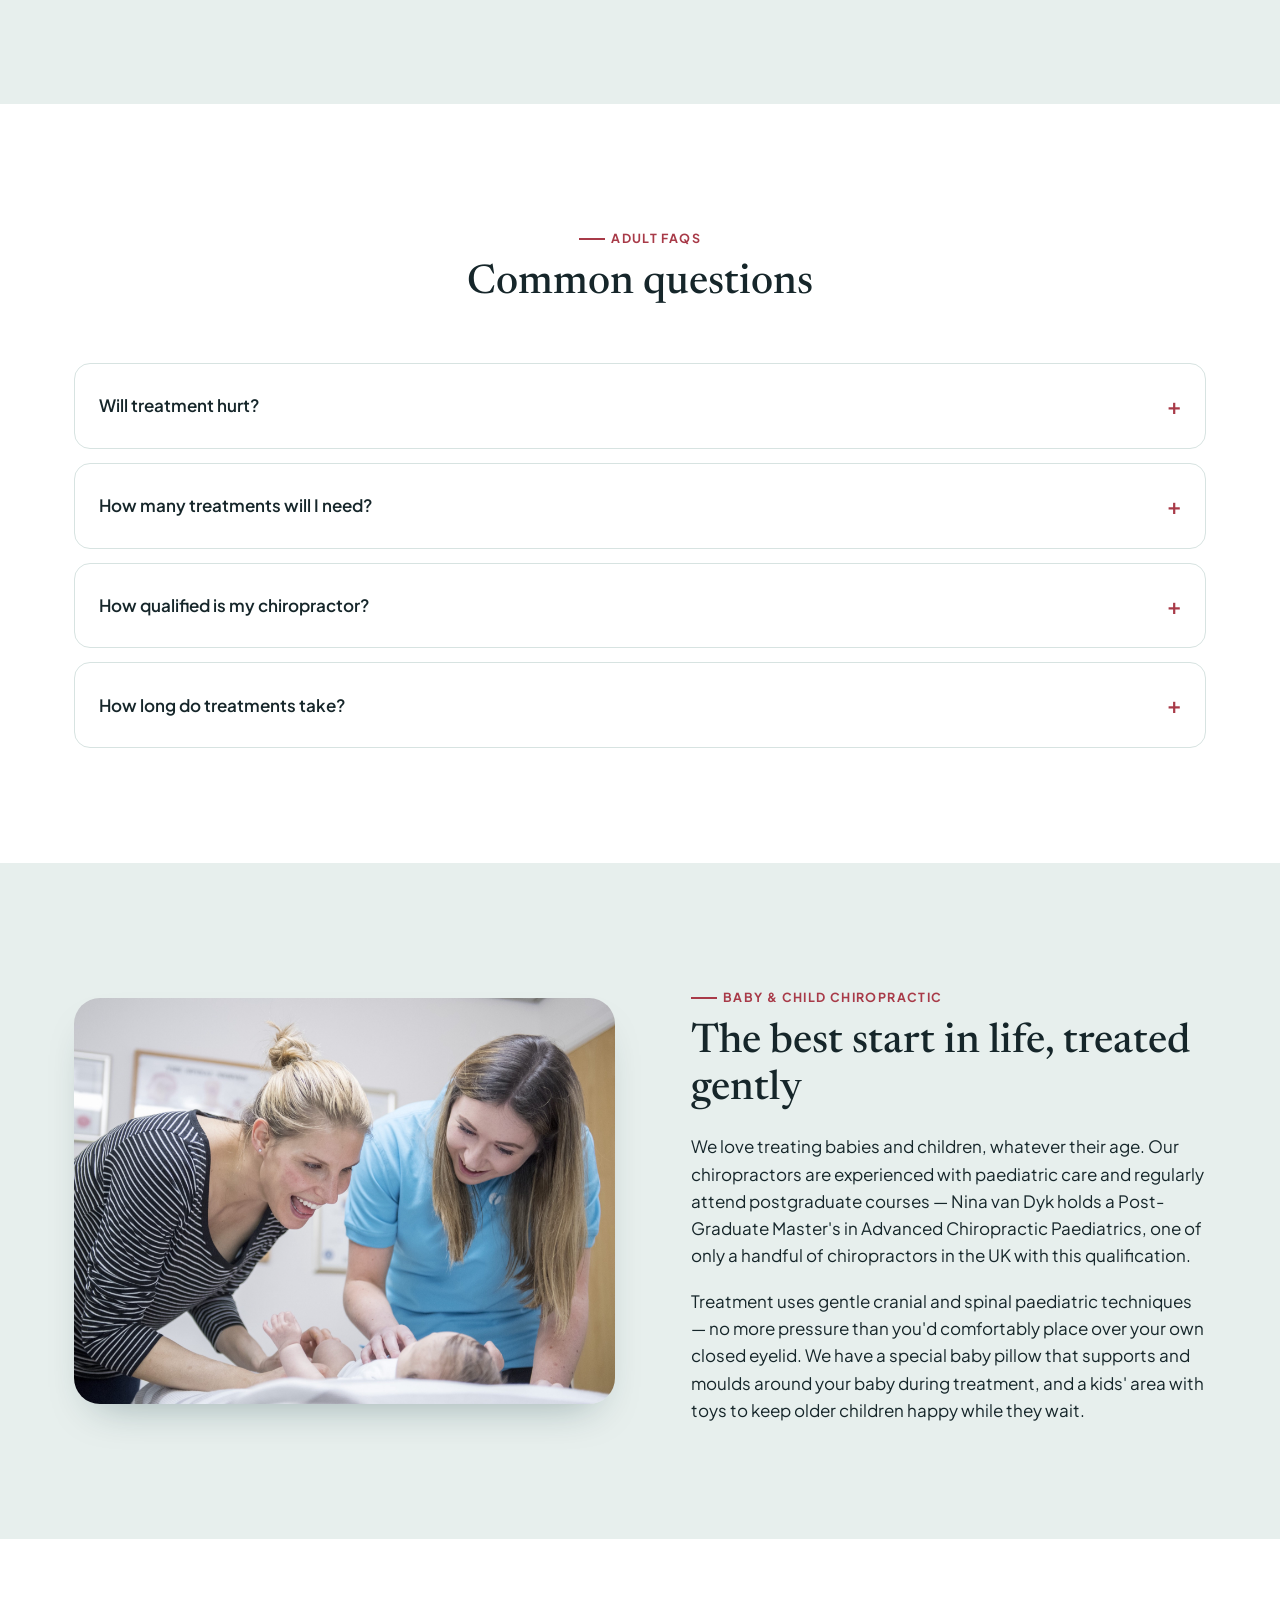
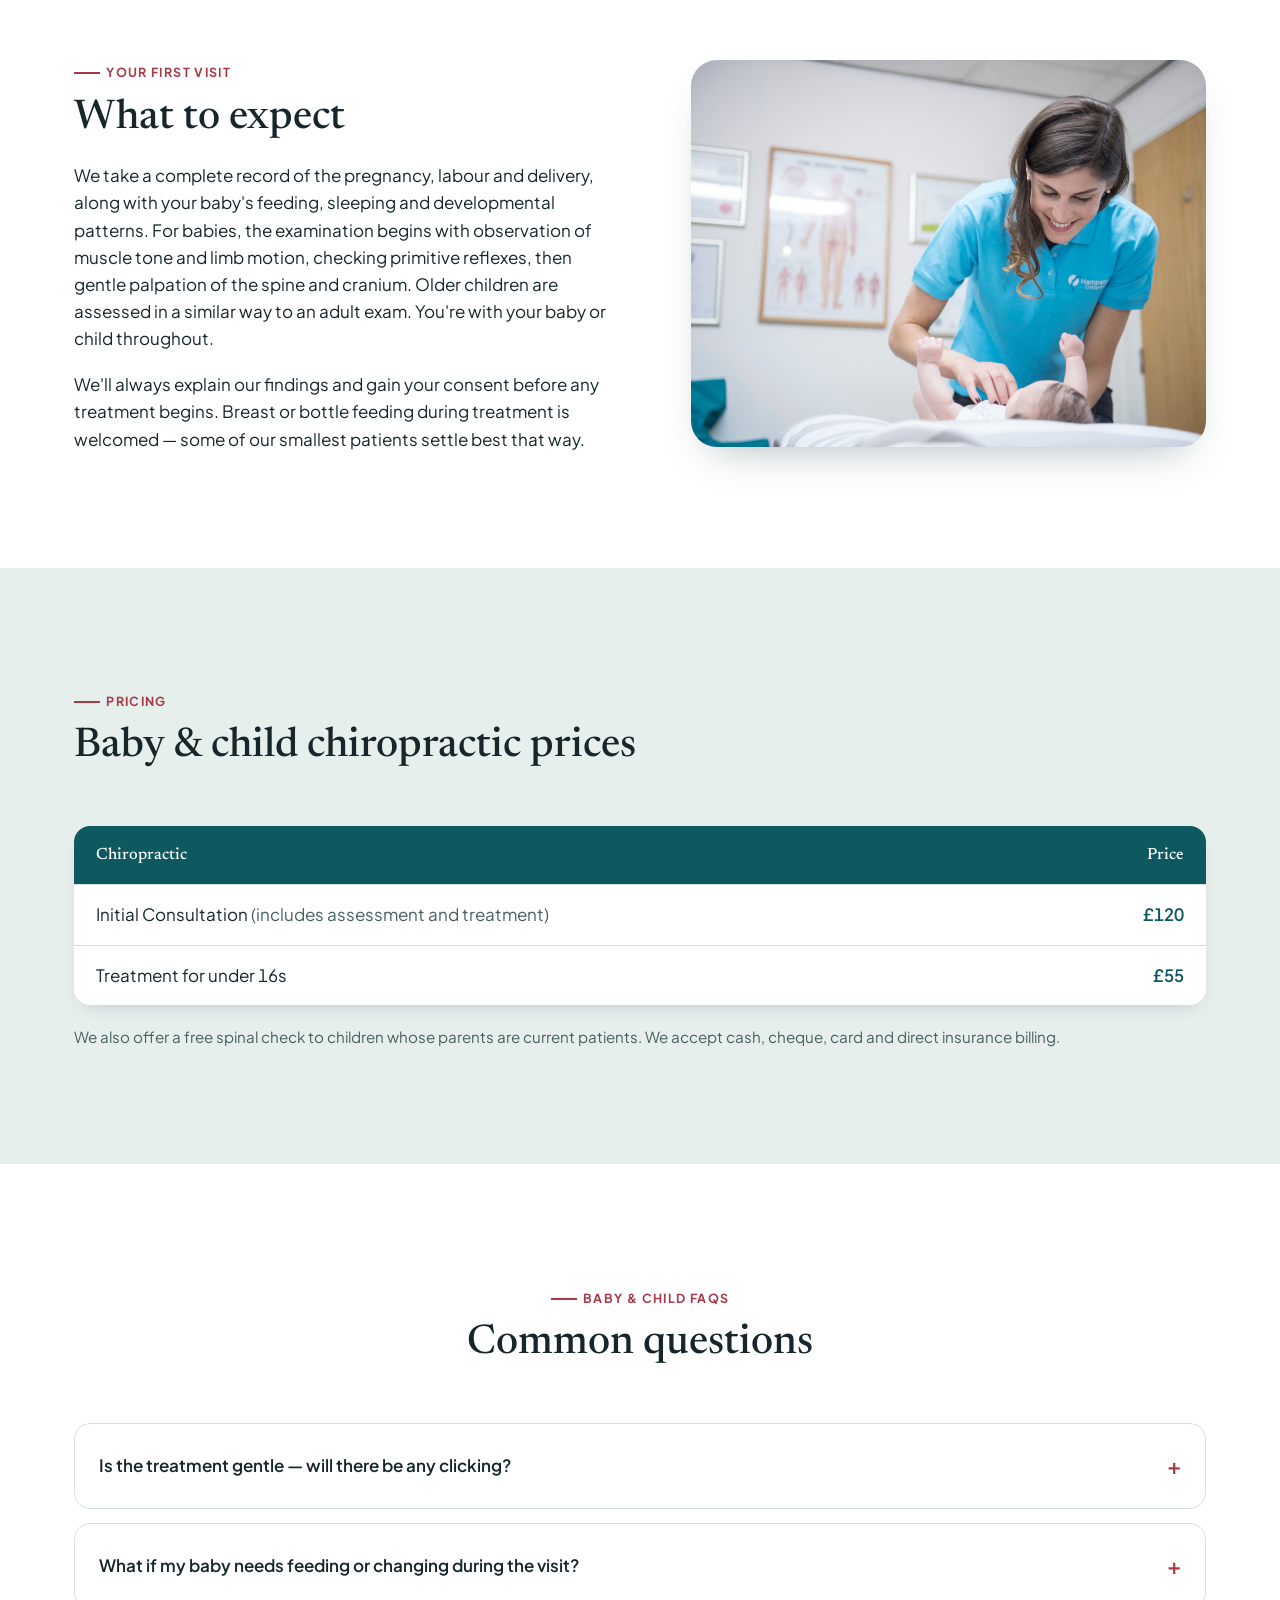
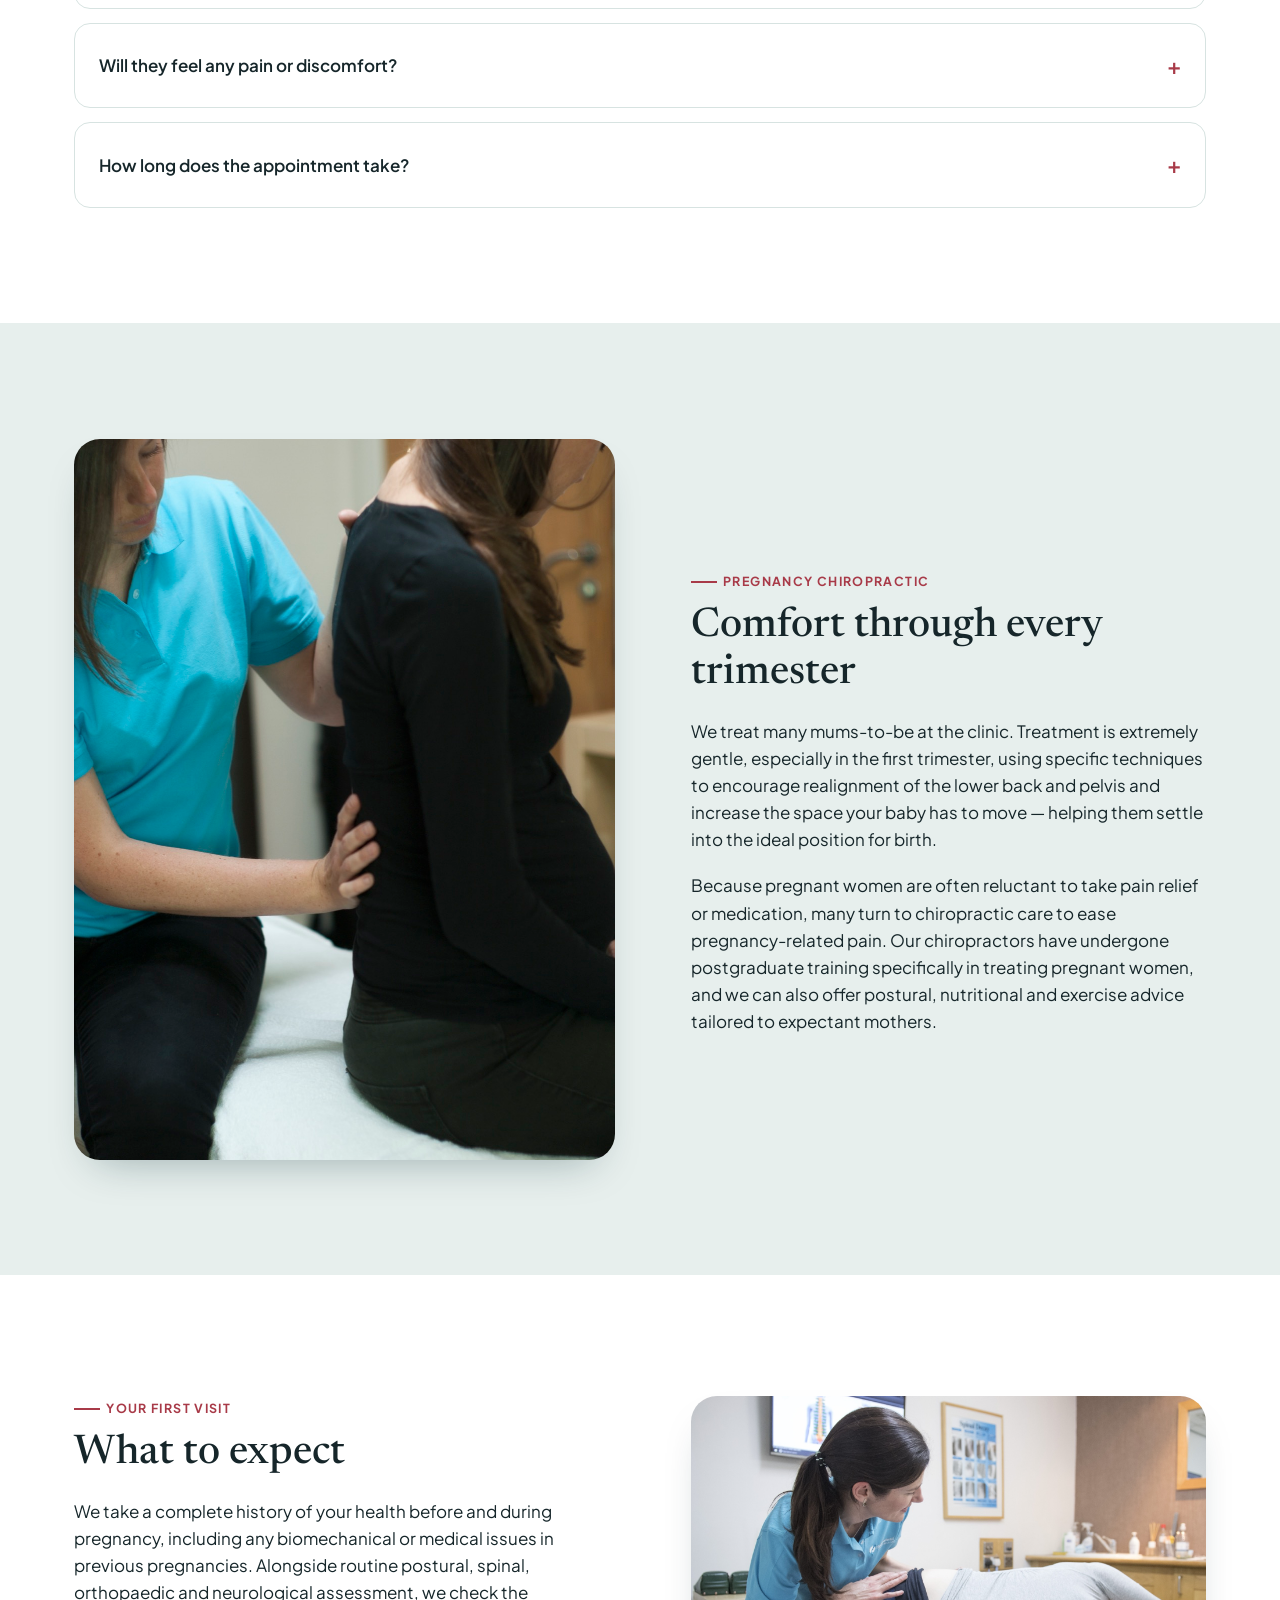
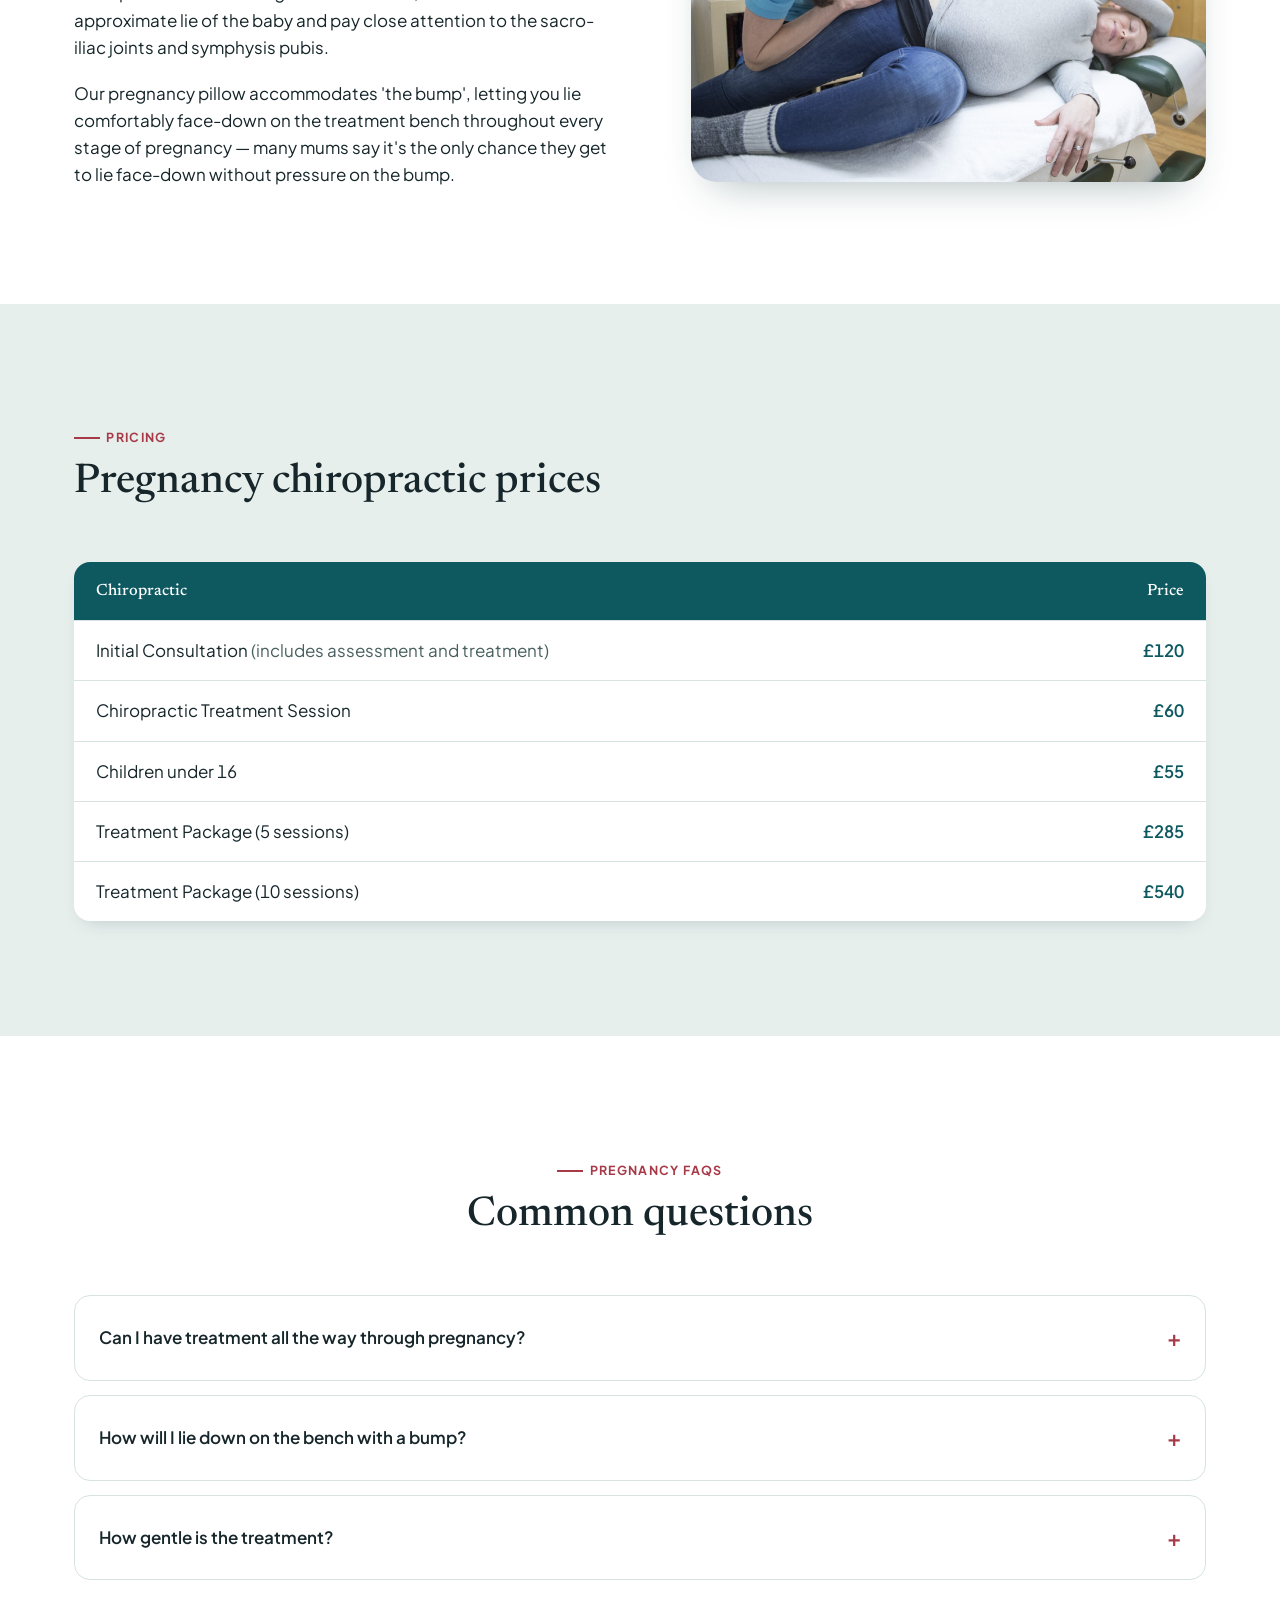
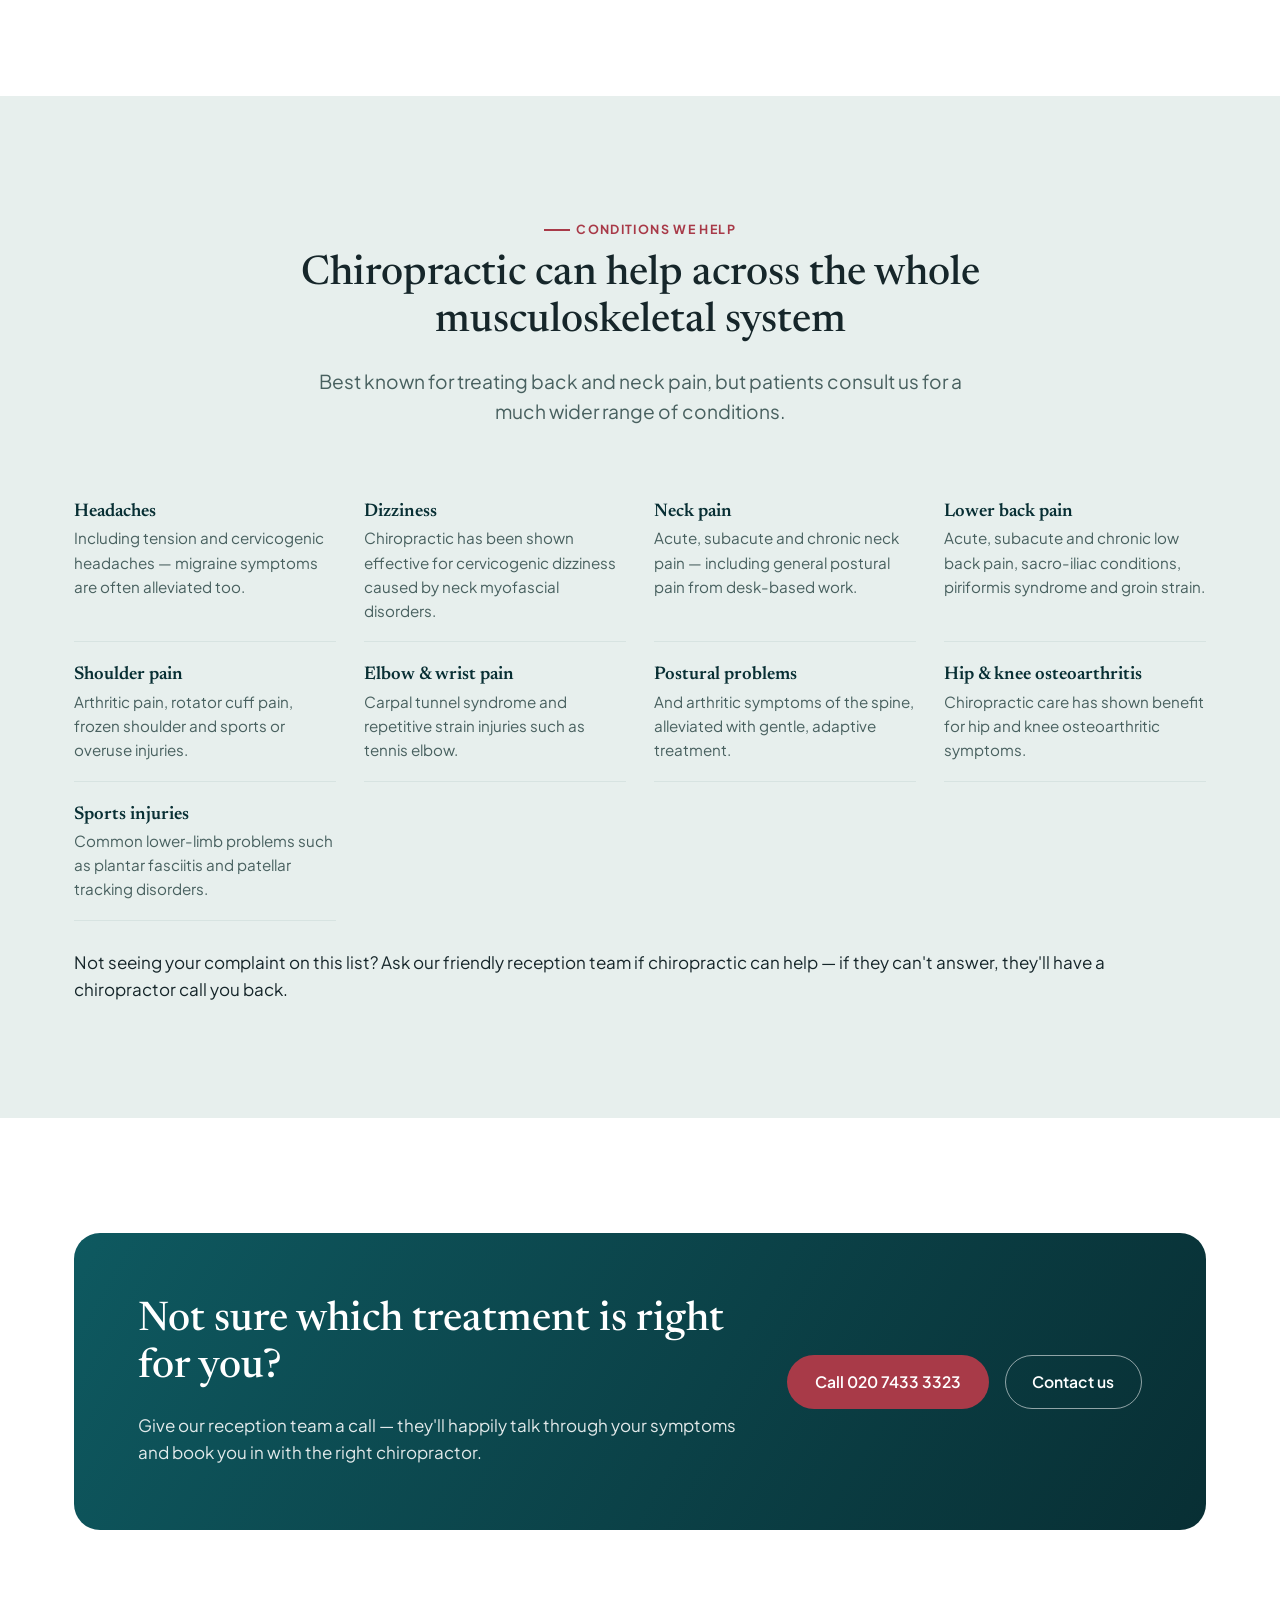
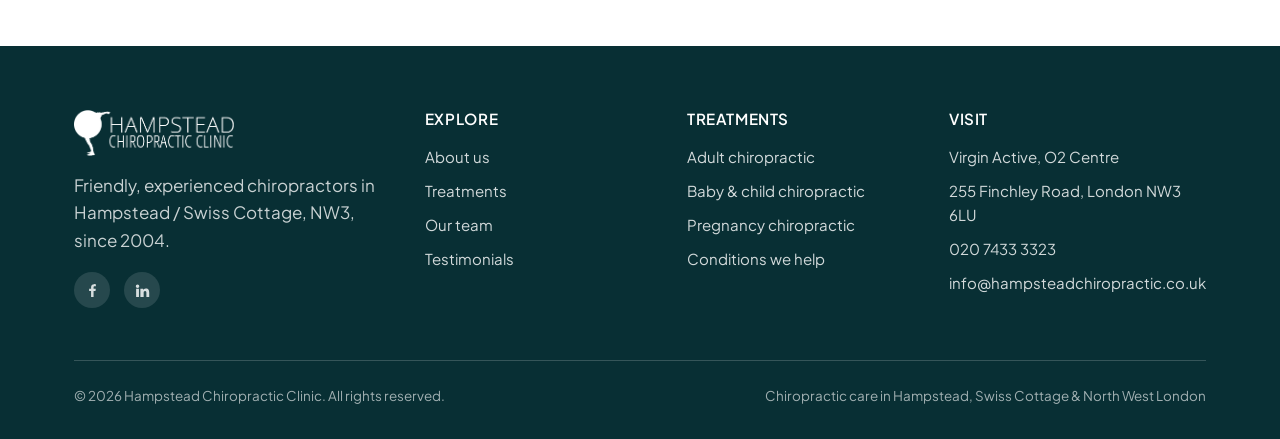
<file: treatments.html>
<!DOCTYPE html>
<html lang="en-GB">
<head>
<meta charset="UTF-8">
<meta name="viewport" content="width=device-width, initial-scale=1">
<title>Treatments — Adult, Baby &amp; Child, Pregnancy Chiropractic | Hampstead Chiropractic Clinic</title>
<meta name="description" content="Adult, baby &amp; child, and pregnancy chiropractic treatment at Hampstead Chiropractic Clinic, NW3 — techniques, what to expect, pricing, and conditions we help.">
<link rel="icon" href="assets/img/favicon.svg" type="image/svg+xml">
<link rel="preconnect" href="https://fonts.googleapis.com">
<link rel="preconnect" href="https://fonts.gstatic.com" crossorigin>
<link href="https://fonts.googleapis.com/css2?family=Newsreader:ital,opsz,wght@0,6..72,400;0,6..72,500;0,6..72,600;1,6..72,500&family=Plus+Jakarta+Sans:wght@400;500;600;700;800&display=swap" rel="stylesheet">
<link rel="stylesheet" href="assets/css/tokens.css">
<link rel="stylesheet" href="assets/css/main.css">
</head>
<body>

<header class="site-header">
  <div class="container site-header__bar">
    <a href="index.html" class="brand"><img src="assets/img/logo.png" width="333" height="97" style="height:auto" alt="Hampstead Chiropractic Clinic"></a>
    <nav class="nav">
      <ul class="nav__links">
        <li><a href="index.html">Home</a></li>
        <li><a href="about.html">About</a></li>
        <li><a href="treatments.html" aria-current="page">Treatments</a></li>
        <li><a href="team.html">Our Team</a></li>
        <li><a href="testimonials.html">Testimonials</a></li>
        <li><a href="contact.html">Contact</a></li>
      </ul>
      <a href="tel:+442074333323" class="btn btn--primary btn--sm">020 7433 3323</a>
      <button class="nav__toggle" aria-label="Toggle menu" aria-expanded="false">
        <svg viewBox="0 0 24 24" fill="none" stroke="currentColor" stroke-width="2" stroke-linecap="round"><path d="M4 7h16M4 12h16M4 17h16"/></svg>
      </button>
    </nav>
  </div>
  <div class="nav__scrim"></div>
</header>

<main>

  <section class="banner">
    <div class="banner__media"><img src="assets/img/about-consultation-spine-model.jpg" width="2000" height="1331" alt="" role="presentation"></div>
    <div class="banner__scrim"></div>
    <div class="container banner__inner">
      <p class="breadcrumb"><a href="index.html">Home</a> / Treatments</p>
      <h1>Treatments</h1>
      <p class="lede">Adult, baby &amp; child, and pregnancy chiropractic — each with its own gentle, tailored approach.</p>
    </div>
  </section>

  <!-- ADULT -->
  <section class="section section--surface" id="adult" data-reveal>
    <div class="container">
      <div class="split">
        <div class="split__media"><img src="assets/img/adult-lumbar-adjustment.jpg" width="2000" height="1333" style="height:auto" alt="Chiropractor performing a side-lying lumbar adjustment on an adult patient" loading="lazy"></div>
        <div>
          <p class="eyebrow">Adult Chiropractic</p>
          <h2>Treating the cause of the pain, not just the symptoms</h2>
          <p>Chiropractic is a non-invasive, government-regulated primary healthcare profession — one of the safest interventions for back pain, with one of the highest levels of patient satisfaction in healthcare. It focuses on the examination, diagnosis and management of problems affecting the nerves, muscles and joints of the body.</p>
          <p>When joints lose their normal range of motion, they can irritate the nerves that exit the spinal cord, disrupting the tissues and organs those nerves control. Chiropractic adjustments free joints that aren't moving properly — often producing the familiar 'click', simply gas bubbles releasing under pressure, not bones cracking.</p>
        </div>
      </div>
    </div>
  </section>

  <section class="section section--dim" data-reveal>
    <div class="container">
      <div class="section-head">
        <p class="eyebrow">Our techniques</p>
        <h2>A range of manipulation techniques, matched to you</h2>
      </div>
      <div class="grid-2">
        <ul class="list-check">
          <li><strong>Diversified</strong> — the classic, most widely taught adjustment technique</li>
          <li><strong>Gonstead</strong> — a precise, detail-driven analysis and adjustment method</li>
          <li><strong>Thompson</strong> — a drop-table technique using gentle, controlled pressure</li>
        </ul>
        <ul class="list-check">
          <li><strong>Sacro-Occipital Technique</strong> — works with the body's own respiratory mechanism</li>
          <li><strong>Activator</strong> — a low-force, instrument-assisted adjustment, popular with patients who prefer not to be manipulated by hand</li>
          <li><strong>Dry needling</strong> — used alongside adjustments for stubborn muscle tension</li>
        </ul>
      </div>
      <p style="margin-top:28px;">We consider your home and work environment, ergonomics, nutrition, sporting activities and stress before agreeing a treatment programme. If your concerns can't be fully addressed in clinic, we have an established referral network to X-ray or MRI facilities, medical specialists, dentists, nutritionists and rehabilitation experts.</p>
    </div>
  </section>

  <section class="section section--surface" data-reveal>
    <div class="container">
      <div class="split split--reverse">
        <div class="split__media"><img src="assets/img/dry-needling-technique.jpg" width="1600" height="1066" style="height:auto" alt="Close-up of a dry needling technique being applied to a patient's shoulder" loading="lazy"></div>
        <div>
          <p class="eyebrow">Your first visit</p>
          <h2>What to expect</h2>
          <p>We take an in-depth case history, then perform a physical examination — postural analysis, spinal analysis, an orthopaedic and neurological exam and a blood pressure check. Based on the findings, your chiropractor will explain your individual mechanics before agreeing an individual treatment programme, including rehabilitation exercises and lifestyle advice.</p>
          <p>Treatment may or may not begin on the first visit, depending on your case. Your initial consultation takes 45 minutes to an hour; subsequent treatments are typically 20 minutes or more.</p>
        </div>
      </div>
    </div>
  </section>

  <section class="section section--dim" data-reveal>
    <div class="container">
      <div class="section-head">
        <p class="eyebrow">Pricing</p>
        <h2>Adult chiropractic prices</h2>
      </div>
      <table class="price-table">
        <thead><tr><th>Chiropractic</th><th>Price</th></tr></thead>
        <tbody>
          <tr><td>Initial Consultation <span style="color:var(--color-ink-soft); font-weight:400;">(includes assessment and treatment)</span></td><td class="price">£120</td></tr>
          <tr><td>Chiropractic Treatment Session</td><td class="price">£60</td></tr>
          <tr><td>Treatment Package (5 sessions)</td><td class="price">£285</td></tr>
          <tr><td>Treatment Package (10 sessions)</td><td class="price">£540</td></tr>
        </tbody>
      </table>
      <p style="margin-top:20px; color:var(--color-ink-soft); font-size:0.95rem;">We accept cash, cheque and card. If you have private health insurance we can invoice your insurer directly — see <a href="about.html#insurance" class="btn--ghost" style="text-decoration:underline;">accepted insurers</a>.</p>
    </div>
  </section>

  <section class="section section--surface" data-reveal>
    <div class="container">
      <div class="section-head section-head--center">
        <p class="eyebrow">Adult FAQs</p>
        <h2>Common questions</h2>
      </div>
      <div class="faq">
        <details>
          <summary>Will treatment hurt?<span></span></summary>
          <p>Generally, a chiropractic adjustment does not hurt, although there may be some minor discomfort which quickly passes. Follow-up treatments are usually more pleasant as your symptoms improve. If you'd prefer not to be manually adjusted, we can use a low-force technique called an activator instead.</p>
        </details>
        <details>
          <summary>How many treatments will I need?</summary>
          <p>This varies by condition — we treat each case individually, taking your lifestyle, ergonomics and personal goals into account before agreeing a treatment programme with you.</p>
        </details>
        <details>
          <summary>How qualified is my chiropractor?</summary>
          <p>Every UK chiropractor must be registered with the General Chiropractic Council (GCC), the profession's statutory regulator. Training typically takes four to five years, leading to a Bachelor's and/or Master's qualification, followed by mandatory ongoing Continuing Professional Development.</p>
        </details>
        <details>
          <summary>How long do treatments take?</summary>
          <p>Your initial consultation takes 45 minutes to an hour, including a full spinal, orthopaedic and neurological exam. Subsequent treatments typically take 20 minutes or longer if needed.</p>
        </details>
      </div>
    </div>
  </section>

  <!-- BABY & CHILD -->
  <section class="section section--dim" id="baby" data-reveal>
    <div class="container">
      <div class="split">
        <div class="split__media"><img src="assets/img/mother-baby-chiropractor.jpg" width="2200" height="1466" style="height:auto" alt="A mother and chiropractor smiling together while the chiropractor gently examines a newborn baby" loading="lazy"></div>
        <div>
          <p class="eyebrow">Baby &amp; Child Chiropractic</p>
          <h2>The best start in life, treated gently</h2>
          <p>We love treating babies and children, whatever their age. Our chiropractors are experienced with paediatric care and regularly attend postgraduate courses — Nina van Dyk holds a Post-Graduate Master's in Advanced Chiropractic Paediatrics, one of only a handful of chiropractors in the UK with this qualification.</p>
          <p>Treatment uses gentle cranial and spinal paediatric techniques — no more pressure than you'd comfortably place over your own closed eyelid. We have a special baby pillow that supports and moulds around your baby during treatment, and a kids' area with toys to keep older children happy while they wait.</p>
        </div>
      </div>
    </div>
  </section>

  <section class="section section--surface" data-reveal>
    <div class="container">
      <div class="split split--reverse">
        <div class="split__media"><img src="assets/img/baby-chiropractic-treatment.jpg" width="2200" height="1466" style="height:auto" alt="Chiropractor gently treating a baby on the treatment table" loading="lazy"></div>
        <div>
          <p class="eyebrow">Your first visit</p>
          <h2>What to expect</h2>
          <p>We take a complete record of the pregnancy, labour and delivery, along with your baby's feeding, sleeping and developmental patterns. For babies, the examination begins with observation of muscle tone and limb motion, checking primitive reflexes, then gentle palpation of the spine and cranium. Older children are assessed in a similar way to an adult exam. You're with your baby or child throughout.</p>
          <p>We'll always explain our findings and gain your consent before any treatment begins. Breast or bottle feeding during treatment is welcomed — some of our smallest patients settle best that way.</p>
        </div>
      </div>
    </div>
  </section>

  <section class="section section--dim" data-reveal>
    <div class="container">
      <div class="section-head">
        <p class="eyebrow">Pricing</p>
        <h2>Baby &amp; child chiropractic prices</h2>
      </div>
      <table class="price-table">
        <thead><tr><th>Chiropractic</th><th>Price</th></tr></thead>
        <tbody>
          <tr><td>Initial Consultation <span style="color:var(--color-ink-soft); font-weight:400;">(includes assessment and treatment)</span></td><td class="price">£120</td></tr>
          <tr><td>Treatment for under 16s</td><td class="price">£55</td></tr>
        </tbody>
      </table>
      <p style="margin-top:20px; color:var(--color-ink-soft); font-size:0.95rem;">We also offer a free spinal check to children whose parents are current patients. We accept cash, cheque, card and direct insurance billing.</p>
    </div>
  </section>

  <section class="section section--surface" data-reveal>
    <div class="container">
      <div class="section-head section-head--center">
        <p class="eyebrow">Baby &amp; child FAQs</p>
        <h2>Common questions</h2>
      </div>
      <div class="faq">
        <details>
          <summary>Is the treatment gentle — will there be any clicking?</summary>
          <p>Treatment of babies is extremely gentle and uses only light-touch spinal or cranial techniques — there's no 'clicking' involved. As children grow, we may use slightly more direct techniques such as the activator, depending on the child's comfort and the parent's consent.</p>
        </details>
        <details>
          <summary>What if my baby needs feeding or changing during the visit?</summary>
          <p>No problem at all — we're happy for you to change your baby in the clinic, and treatment can often take place while you feed, which is sometimes the optimal time to treat a baby.</p>
        </details>
        <details>
          <summary>Will they feel any pain or discomfort?</summary>
          <p>The techniques are gentle, so there should be no discomfort. We use no more pressure than you could comfortably apply over your own closed eyelid. Most babies relax during treatment, and parents often report they sleep especially well afterwards.</p>
        </details>
        <details>
          <summary>How long does the appointment take?</summary>
          <p>Initial consultations take around an hour, including a full assessment and Report of Findings. We usually provide gentle treatment on the first visit unless referral to a specialist or GP is needed.</p>
        </details>
      </div>
    </div>
  </section>

  <!-- PREGNANCY -->
  <section class="section section--dim" id="pregnancy" data-reveal>
    <div class="container">
      <div class="split">
        <div class="split__media split__media--tall"><img src="assets/img/pregnancy-seated-adjustment.jpg" width="1076" height="1600" style="height:auto" alt="Chiropractor performing a seated adjustment on a pregnant patient" loading="lazy"></div>
        <div>
          <p class="eyebrow">Pregnancy Chiropractic</p>
          <h2>Comfort through every trimester</h2>
          <p>We treat many mums-to-be at the clinic. Treatment is extremely gentle, especially in the first trimester, using specific techniques to encourage realignment of the lower back and pelvis and increase the space your baby has to move — helping them settle into the ideal position for birth.</p>
          <p>Because pregnant women are often reluctant to take pain relief or medication, many turn to chiropractic care to ease pregnancy-related pain. Our chiropractors have undergone postgraduate training specifically in treating pregnant women, and we can also offer postural, nutritional and exercise advice tailored to expectant mothers.</p>
        </div>
      </div>
    </div>
  </section>

  <section class="section section--surface" data-reveal>
    <div class="container">
      <div class="split split--reverse">
        <div class="split__media"><img src="assets/img/pregnancy-side-lying-adjustment.jpg" width="2000" height="1331" style="height:auto" alt="Chiropractor performing a side-lying pregnancy adjustment in a treatment room" loading="lazy"></div>
        <div>
          <p class="eyebrow">Your first visit</p>
          <h2>What to expect</h2>
          <p>We take a complete history of your health before and during pregnancy, including any biomechanical or medical issues in previous pregnancies. Alongside routine postural, spinal, orthopaedic and neurological assessment, we check the approximate lie of the baby and pay close attention to the sacro-iliac joints and symphysis pubis.</p>
          <p>Our pregnancy pillow accommodates 'the bump', letting you lie comfortably face-down on the treatment bench throughout every stage of pregnancy — many mums say it's the only chance they get to lie face-down without pressure on the bump.</p>
        </div>
      </div>
    </div>
  </section>

  <section class="section section--dim" data-reveal>
    <div class="container">
      <div class="section-head">
        <p class="eyebrow">Pricing</p>
        <h2>Pregnancy chiropractic prices</h2>
      </div>
      <table class="price-table">
        <thead><tr><th>Chiropractic</th><th>Price</th></tr></thead>
        <tbody>
          <tr><td>Initial Consultation <span style="color:var(--color-ink-soft); font-weight:400;">(includes assessment and treatment)</span></td><td class="price">£120</td></tr>
          <tr><td>Chiropractic Treatment Session</td><td class="price">£60</td></tr>
          <tr><td>Children under 16</td><td class="price">£55</td></tr>
          <tr><td>Treatment Package (5 sessions)</td><td class="price">£285</td></tr>
          <tr><td>Treatment Package (10 sessions)</td><td class="price">£540</td></tr>
        </tbody>
      </table>
    </div>
  </section>

  <section class="section section--surface" data-reveal>
    <div class="container">
      <div class="section-head section-head--center">
        <p class="eyebrow">Pregnancy FAQs</p>
        <h2>Common questions</h2>
      </div>
      <div class="faq">
        <details>
          <summary>Can I have treatment all the way through pregnancy?</summary>
          <p>Yes — treatment is safe throughout the whole pregnancy, with extra care taken during the first trimester and the last. Many women find relief from more regular sessions as the pregnancy progresses.</p>
        </details>
        <details>
          <summary>How will I lie down on the bench with a bump?</summary>
          <p>Our special pregnancy pillow accommodates the bump, letting you lie face-down comfortably without pressure on your tummy or breasts.</p>
        </details>
        <details>
          <summary>How gentle is the treatment?</summary>
          <p>The techniques used are mostly gentle. Work on the hip and low-back musculature can occasionally feel tender, but treatment is always adjusted to your comfort and tolerance, with particular care to avoid unwanted rotation of the pelvis and lower back.</p>
        </details>
      </div>
    </div>
  </section>

  <!-- CONDITIONS -->
  <section class="section section--dim" id="conditions" data-reveal>
    <div class="container">
      <div class="section-head section-head--center">
        <p class="eyebrow">Conditions we help</p>
        <h2>Chiropractic can help across the whole musculoskeletal system</h2>
        <p class="lede" style="margin-inline:auto;">Best known for treating back and neck pain, but patients consult us for a much wider range of conditions.</p>
      </div>
      <div class="conditions-grid menu">
        <div class="condition-item"><h4>Headaches</h4><p>Including tension and cervicogenic headaches — migraine symptoms are often alleviated too.</p></div>
        <div class="condition-item"><h4>Dizziness</h4><p>Chiropractic has been shown effective for cervicogenic dizziness caused by neck myofascial disorders.</p></div>
        <div class="condition-item"><h4>Neck pain</h4><p>Acute, subacute and chronic neck pain — including general postural pain from desk-based work.</p></div>
        <div class="condition-item"><h4>Lower back pain</h4><p>Acute, subacute and chronic low back pain, sacro-iliac conditions, piriformis syndrome and groin strain.</p></div>
        <div class="condition-item"><h4>Shoulder pain</h4><p>Arthritic pain, rotator cuff pain, frozen shoulder and sports or overuse injuries.</p></div>
        <div class="condition-item"><h4>Elbow &amp; wrist pain</h4><p>Carpal tunnel syndrome and repetitive strain injuries such as tennis elbow.</p></div>
        <div class="condition-item"><h4>Postural problems</h4><p>And arthritic symptoms of the spine, alleviated with gentle, adaptive treatment.</p></div>
        <div class="condition-item"><h4>Hip &amp; knee osteoarthritis</h4><p>Chiropractic care has shown benefit for hip and knee osteoarthritic symptoms.</p></div>
        <div class="condition-item"><h4>Sports injuries</h4><p>Common lower-limb problems such as plantar fasciitis and patellar tracking disorders.</p></div>
      </div>
      <p style="margin-top:28px;">Not seeing your complaint on this list? Ask our friendly reception team if chiropractic can help — if they can't answer, they'll have a chiropractor call you back.</p>
    </div>
  </section>

  <section class="section section--surface" data-reveal>
    <div class="container">
      <div class="cta-band" style="background:linear-gradient(in oklch 120deg, var(--color-teal), var(--color-teal-deep));">
        <div>
          <h2>Not sure which treatment is right for you?</h2>
          <p>Give our reception team a call — they'll happily talk through your symptoms and book you in with the right chiropractor.</p>
        </div>
        <div class="hero__actions" style="margin:0;">
          <a href="tel:+442074333323" class="btn btn--primary">Call 020 7433 3323</a>
          <a href="contact.html" class="btn btn--outline-light">Contact us</a>
        </div>
      </div>
    </div>
  </section>

</main>

<footer class="site-footer">
  <div class="container">
    <div class="footer-grid">
      <div class="footer-brand">
        <img src="assets/img/logo.png" width="333" height="97" style="height:auto" alt="Hampstead Chiropractic Clinic">
        <p style="max-width:32ch; color:color-mix(in srgb, var(--color-white) 78%, transparent);">Friendly, experienced chiropractors in Hampstead / Swiss Cottage, NW3, since 2004.</p>
        <div class="social-row">
          <a href="https://www.facebook.com/HCCgettreated/" target="_blank" rel="noopener" aria-label="Facebook">
            <svg viewBox="0 0 24 24" fill="currentColor"><path d="M13.5 21v-8.2h2.75l.41-3.2h-3.16V7.55c0-.92.26-1.55 1.58-1.55h1.68V3.14A22 22 0 0 0 14.2 3c-2.5 0-4.21 1.53-4.21 4.33v2.27H7.23v3.2h2.76V21z"/></svg>
          </a>
          <a href="https://www.linkedin.com/in/nina-van-dyk-29711727/" target="_blank" rel="noopener" aria-label="LinkedIn">
            <svg viewBox="0 0 24 24" fill="currentColor"><path d="M4.98 3.5A2.5 2.5 0 1 1 5 8.5a2.5 2.5 0 0 1-.02-5zM3 9.5h4V21H3zM9 9.5h3.83v1.57h.05c.53-1 1.84-2.06 3.79-2.06 4.06 0 4.81 2.67 4.81 6.14V21h-4v-5.35c0-1.28-.02-2.92-1.78-2.92-1.78 0-2.06 1.39-2.06 2.83V21H9z"/></svg>
          </a>
        </div>
      </div>
      <div>
        <h4>Explore</h4>
        <ul class="footer-links">
          <li><a href="about.html">About us</a></li>
          <li><a href="treatments.html">Treatments</a></li>
          <li><a href="team.html">Our team</a></li>
          <li><a href="testimonials.html">Testimonials</a></li>
        </ul>
      </div>
      <div>
        <h4>Treatments</h4>
        <ul class="footer-links">
          <li><a href="treatments.html#adult">Adult chiropractic</a></li>
          <li><a href="treatments.html#baby">Baby &amp; child chiropractic</a></li>
          <li><a href="treatments.html#pregnancy">Pregnancy chiropractic</a></li>
          <li><a href="treatments.html#conditions">Conditions we help</a></li>
        </ul>
      </div>
      <div>
        <h4>Visit</h4>
        <ul class="footer-links">
          <li>Virgin Active, O2 Centre</li>
          <li>255 Finchley Road, London NW3 6LU</li>
          <li><a href="tel:+442074333323">020 7433 3323</a></li>
          <li><a href="mailto:info@hampsteadchiropractic.co.uk">info@hampsteadchiropractic.co.uk</a></li>
        </ul>
      </div>
    </div>
    <div class="footer-bottom">
      <span>© 2026 Hampstead Chiropractic Clinic. All rights reserved.</span>
      <span>Chiropractic care in Hampstead, Swiss Cottage &amp; North West London</span>
    </div>
  </div>
</footer>

<script src="assets/js/main.js"></script>
</body>
</html>
</file>
<file: assets/css/tokens.css>
/* ==========================================================================
   Hampstead Chiropractic Clinic — design tokens
   Palette: deep spruce-teal (precision, calm) + warm rose-coral (human
   warmth — this clinic treats a lot of babies, children and expectant
   mothers, so the accent leans warmer/softer than a purely clinical site).
   Deliberately distinct from sibling projects: golders-green-chiropractic
   (bordeaux wine + slate), nw3-chiropractic (dusk indigo + sage),
   dental-perfection (amethyst + rose-gold), hampstead-practice (botanical
   green + clay). Contrast pairs verified against WCAG AA below.
   ========================================================================== */

:root {
  /* --- Brand teal --- */
  --color-teal: #0E5960;          /* primary — deep spruce teal. 7.35:1 on paper */
  --color-teal-light: #5FA3AC;    /* text-safe teal on teal-deep bg (4.99:1) */
  --color-teal-deep: #082F34;     /* darkest teal — hero scrim, footer, dark sections */
  --color-teal-pale: #DCEBEA;     /* pale tint for chips/badges/backgrounds — not text */

  /* --- Accent coral (warmth, family, care) --- */
  --color-coral: #CD5468;         /* decorative/large-text/icons only on light bg (3.80:1) */
  --color-coral-deep: #A83A48;    /* text-safe coral on paper/white (5.72:1 / 6.24:1) */
  --color-coral-light: #E8899A;   /* text-safe coral on teal-deep bg (5.78:1) */
  --color-coral-pale: #F7E3E6;    /* pale coral tint for chips/backgrounds — not text */

  /* --- Neutrals --- */
  --color-paper: #F1F6F5;         /* page background — cool seafoam-white, spa-calm */
  --color-paper-dim: #E7EFED;     /* secondary panel background */
  --color-surface: #FFFFFF;       /* card surface */
  --color-ink: #16262A;           /* body text — deep teal-charcoal (14.31:1 on paper) */
  --color-ink-soft: #48605F;      /* secondary text (6.18:1 on paper, 6.74:1 on white) */
  --color-line: #D7E3E1;          /* hairline borders — decorative only */
  --color-line-strong: #B9CBC8;
  --color-white: #FFFFFF;

  --hover-fill: color-mix(in oklch, var(--color-teal) 70%, black);

  /* --- Semantic aliases --- */
  --color-bg: var(--color-paper);
  --color-text: var(--color-ink);
  --color-text-soft: var(--color-ink-soft);
  --color-primary: var(--color-teal);
  --color-primary-deep: var(--color-teal-deep);
  --color-accent: var(--color-coral);
  --color-accent-deep: var(--color-coral-deep);

  /* --- Type --- */
  --font-display: "Newsreader", "Iowan Old Style", Georgia, serif;
  --font-body: "Plus Jakarta Sans", -apple-system, BlinkMacSystemFont, "Segoe UI", Roboto, Arial, sans-serif;

  /* --- Shape / motion --- */
  --radius-lg: 26px;
  --radius-md: 16px;
  --radius-sm: 9px;
  --shadow-soft: 0 20px 44px -22px rgba(8, 47, 52, 0.38);
  --shadow-tight: 0 8px 20px -12px rgba(8, 47, 52, 0.3);
  --ease: cubic-bezier(0.22, 0.61, 0.36, 1);
}
</file>
<file: assets/css/main.css>
/* ==========================================================================
   Hampstead Chiropractic Clinic — main stylesheet
   Plain CSS, no framework, no build step.
   ========================================================================== */

@view-transition {
  navigation: auto;
}

*, *::before, *::after { box-sizing: border-box; }
html { scroll-behavior: smooth; overflow-x: clip; }
body { overflow-x: clip; }
@media (prefers-reduced-motion: reduce) {
  html { scroll-behavior: auto; }
  *, *::before, *::after {
    animation-duration: 0.01ms !important;
    animation-iteration-count: 1 !important;
    transition-duration: 0.01ms !important;
    scroll-behavior: auto !important;
  }
}

body {
  margin: 0;
  background: var(--color-bg);
  color: var(--color-text);
  font-family: var(--font-body);
  font-size: 1.0625rem;
  line-height: 1.6;
  -webkit-font-smoothing: antialiased;
}

img { max-width: 100%; display: block; }
a { color: inherit; text-decoration: none; }

h1, h2, h3, h4 {
  font-family: var(--font-display);
  font-weight: 600;
  line-height: 1.15;
  margin: 0 0 0.5em;
  color: var(--color-ink);
}

h1 { font-size: clamp(2.4rem, 4.4vw, 3.8rem); font-weight: 500; }
h2 { font-size: clamp(1.9rem, 3.2vw, 2.7rem); font-weight: 500; }
h3 { font-size: clamp(1.3rem, 2vw, 1.6rem); }
h4 { font-size: 1.15rem; }

p { margin: 0 0 1.1em; }
p:last-child { margin-bottom: 0; }

.lede {
  font-size: 1.2rem;
  color: var(--color-ink-soft);
  max-width: 46ch;
}

::selection { background: var(--color-teal); color: var(--color-white); }

/* Scrollbars on internally-scrolling elements */
.scroll-x, .hours-table, dialog {
  scrollbar-width: thin;
  scrollbar-color: var(--color-teal) transparent;
}

/* Numeric tabular alignment for price columns */
.price, .price-table td, .hours-table .day-hours {
  font-variant-numeric: tabular-nums;
}

.container {
  width: 100%;
  max-width: 1180px;
  margin-inline: auto;
  padding-inline: 24px;
}

.section {
  padding-block: clamp(64px, 9vw, 116px);
}

.section--tight { padding-block: clamp(44px, 6vw, 76px); }

.section--teal {
  background: linear-gradient(in oklch to bottom right, var(--color-teal-deep), var(--color-teal));
  color: var(--color-white);
}
.section--teal h2, .section--teal h3, .section--teal h4 { color: var(--color-white); }
.section--teal p { color: color-mix(in srgb, var(--color-white) 88%, transparent); }

.section--dim { background: var(--color-paper-dim); }
.section--surface { background: var(--color-surface); }

.eyebrow {
  display: inline-flex;
  align-items: center;
  gap: 0.5em;
  font-size: 0.78rem;
  font-weight: 700;
  letter-spacing: 0.11em;
  text-transform: uppercase;
  color: var(--color-coral-deep);
  margin-bottom: 0.9em;
}
.section--teal .eyebrow, .hero .eyebrow, .banner .eyebrow { color: var(--color-coral-light); }
.eyebrow::before {
  content: "";
  width: 26px;
  height: 2px;
  background: currentColor;
  display: inline-block;
}

.section-head {
  max-width: 62ch;
  margin-bottom: clamp(32px, 5vw, 56px);
}
.section-head--center { margin-inline: auto; text-align: center; }

/* --- Buttons --- */
.btn {
  display: inline-flex;
  align-items: center;
  justify-content: center;
  gap: 0.55em;
  padding: 0.85em 1.7em;
  border-radius: 999px;
  font-weight: 600;
  font-size: 0.98rem;
  border: 1.5px solid transparent;
  cursor: pointer;
  transition: transform 0.35s var(--ease), background-color 0.25s var(--ease), color 0.25s var(--ease), border-color 0.25s var(--ease);
  white-space: nowrap;
}
.btn--primary {
  background: var(--color-coral-deep);
  color: var(--color-white);
}
.btn--primary:hover { background: color-mix(in oklch, var(--color-coral-deep) 82%, black); }

.btn--outline {
  background: transparent;
  border-color: color-mix(in srgb, currentColor 45%, transparent);
  color: var(--color-teal);
}
.btn--outline:hover { background: var(--color-teal); color: var(--color-white); border-color: var(--color-teal); }

.btn--outline-light {
  background: transparent;
  border-color: color-mix(in srgb, var(--color-white) 55%, transparent);
  color: var(--color-white);
}
.btn--outline-light:hover { background: var(--color-white); color: var(--color-teal-deep); }

.btn--ghost { color: var(--color-teal); padding-inline: 0.4em; }
.btn--ghost:hover { color: var(--color-coral-deep); }

.btn--sm { padding: 0.6em 1.3em; font-size: 0.88rem; }

/* Magnetic hover on hero CTA only — reduced motion safe */
@media (prefers-reduced-motion: no-preference) {
  .btn--magnetic:hover { transform: translateY(-2px); }
}

/* --- Header / Nav --- */
.site-header {
  position: sticky;
  top: 0;
  z-index: 40;
  background: color-mix(in srgb, var(--color-paper) 92%, transparent);
  backdrop-filter: blur(10px);
  border-bottom: 1px solid var(--color-line);
}
.site-header__bar {
  display: flex;
  align-items: center;
  justify-content: space-between;
  padding-block: 14px;
  gap: 20px;
}
.brand {
  display: flex;
  align-items: center;
  gap: 12px;
  font-family: var(--font-display);
  font-size: 1.05rem;
  color: var(--color-ink);
  font-weight: 600;
}
.brand img { width: 168px; height: auto; }

.nav {
  display: flex;
  align-items: center;
  gap: clamp(18px, 2.4vw, 34px);
}
.nav__links {
  display: flex;
  align-items: center;
  gap: clamp(16px, 2.2vw, 30px);
  list-style: none;
  margin: 0;
  padding: 0;
}
.nav__links a {
  font-size: 0.96rem;
  font-weight: 500;
  color: var(--color-ink-soft);
  position: relative;
  padding-block: 4px;
}
.nav__links a:hover, .nav__links a[aria-current="page"] { color: var(--color-teal); }
.nav__links a[aria-current="page"]::after {
  content: "";
  position: absolute;
  left: 0; right: 0; bottom: -6px;
  height: 2px;
  background: var(--color-coral-deep);
  border-radius: 2px;
}

.nav__toggle {
  display: none;
  background: none;
  border: none;
  cursor: pointer;
  padding: 8px;
}
.nav__toggle svg { width: 26px; height: 26px; color: var(--color-ink); }

@media (max-width: 860px) {
  .nav__toggle { display: inline-flex; }
  .nav__links {
    position: fixed;
    inset: 0 0 0 auto;
    width: min(320px, 82vw);
    height: 100vh;
    background: var(--color-surface);
    flex-direction: column;
    align-items: flex-start;
    justify-content: flex-start;
    padding: 96px 32px 32px;
    gap: 22px;
    transform: translateX(100%);
    transition: transform 0.4s var(--ease);
    box-shadow: var(--shadow-soft);
    visibility: hidden;
    pointer-events: none;
  }
  .nav__links a { font-size: 1.1rem; }
  html:has(body.nav-open) { overflow: hidden; }
  body.nav-open .nav__links {
    transform: translateX(0);
    visibility: visible;
    pointer-events: auto;
  }
  .nav .btn--primary { display: none; }
  body.nav-open .nav__scrim {
    position: fixed;
    inset: 0;
    background: rgba(8, 24, 26, 0.4);
    z-index: 39;
  }
}

/* --- Hero --- */
.hero {
  position: relative;
  overflow: hidden;
  background: var(--color-teal-deep);
  color: var(--color-white);
}
.hero__media {
  position: absolute;
  inset: 0;
}
.hero__media img {
  width: 100%;
  height: 100%;
  object-fit: cover;
  object-position: center 30%;
}
.hero__scrim {
  position: absolute;
  inset: 0;
  background: linear-gradient(in oklch 100deg, rgba(8,47,52,0.94) 8%, rgba(8,47,52,0.80) 42%, rgba(8,47,52,0.65) 78%);
}
.hero__inner {
  position: relative;
  padding-block: clamp(120px, 20vw, 200px) clamp(80px, 12vw, 120px);
}
.hero h1 { color: var(--color-white); max-width: 16ch; text-shadow: 0 2px 18px rgba(0,0,0,0.35); }
.hero__text-shadow, .hero p { text-shadow: 0 2px 18px rgba(0,0,0,0.35); }
.hero .lede { color: color-mix(in srgb, var(--color-white) 92%, transparent); max-width: 50ch; font-size: 1.24rem; }
.hero__actions { display: flex; flex-wrap: wrap; gap: 16px; margin-top: 34px; }
.hero__meta {
  display: flex;
  flex-wrap: wrap;
  gap: 28px;
  margin-top: 52px;
  padding-top: 28px;
  border-top: 1px solid color-mix(in srgb, var(--color-white) 25%, transparent);
}
.hero__meta div strong { display: block; font-family: var(--font-display); font-size: 1.5rem; color: var(--color-white); }
.hero__meta div span { font-size: 0.86rem; color: color-mix(in srgb, var(--color-white) 78%, transparent); }

/* --- Page banner (non-home hero) --- */
.banner {
  position: relative;
  background: var(--color-teal-deep);
  color: var(--color-white);
  padding-block: clamp(88px, 14vw, 140px) clamp(56px, 8vw, 84px);
  overflow: hidden;
}
.banner__media img {
  position: absolute;
  inset: 0;
  width: 100%;
  height: 100%;
  object-fit: cover;
  opacity: 0.32;
}
.banner__scrim {
  position: absolute;
  inset: 0;
  background: linear-gradient(in oklch to bottom, rgba(8,47,52,0.55), rgba(8,47,52,0.92));
}
.banner__inner { position: relative; }
.banner h1 { color: var(--color-white); }
.banner .lede { color: color-mix(in srgb, var(--color-white) 90%, transparent); }
.breadcrumb { font-size: 0.85rem; color: color-mix(in srgb, var(--color-white) 75%, transparent); margin-bottom: 18px; }
.breadcrumb a:hover { color: var(--color-coral-light); }

/* --- Pillars / cards grid (subgrid so titles+CTAs align) --- */
.pillars {
  display: grid;
  grid-template-columns: repeat(auto-fit, minmax(280px, 1fr));
  gap: 28px;
}
.pillar-card {
  display: grid;
  grid-template-rows: subgrid;
  grid-row: span 3;
  background: var(--color-surface);
  border-radius: var(--radius-lg);
  overflow: hidden;
  box-shadow: var(--shadow-tight);
  border: 1px solid var(--color-line);
}
.pillars { grid-template-rows: auto 1fr auto; }
.pillar-card__media { aspect-ratio: 4 / 3; height: auto; overflow: hidden; }
.pillar-card__media img { width: 100%; height: 100%; object-fit: cover; transition: transform 0.6s var(--ease); }
.pillar-card:hover .pillar-card__media img { transform: scale(1.05); }
.pillar-card__body { padding: 26px 26px 8px; }
.pillar-card__foot { padding: 0 26px 26px; }
.pillar-card__tag {
  display: inline-block;
  font-size: 0.72rem;
  font-weight: 700;
  letter-spacing: 0.08em;
  text-transform: uppercase;
  color: var(--color-teal);
  background: var(--color-teal-pale);
  padding: 5px 12px;
  border-radius: 999px;
  margin-bottom: 12px;
}

/* --- Feature split (image + text) --- */
.split {
  display: grid;
  grid-template-columns: 1.05fr 1fr;
  gap: clamp(32px, 6vw, 76px);
  align-items: center;
}
.split--reverse .split__media { order: 2; }
.split__media { border-radius: var(--radius-lg); overflow: hidden; box-shadow: var(--shadow-soft); }
.split__media img { aspect-ratio: 4 / 3; height: auto; width: 100%; object-fit: cover; }
.split__media--tall img { aspect-ratio: 3 / 4; }
@media (max-width: 900px) {
  .split { grid-template-columns: 1fr; }
  .split--reverse .split__media { order: 0; }
}

.list-check { list-style: none; margin: 0; padding: 0; display: grid; gap: 12px; }
.list-check li { display: flex; gap: 12px; align-items: flex-start; }
.list-check li::before {
  content: "";
  flex: none;
  width: 20px; height: 20px;
  margin-top: 3px;
  border-radius: 50%;
  background: var(--color-teal-pale);
  background-image: url("data:image/svg+xml,%3Csvg xmlns='http://www.w3.org/2000/svg' viewBox='0 0 20 20' fill='none'%3E%3Cpath d='M5 10.5l3 3 7-7' stroke='%230E5960' stroke-width='2' stroke-linecap='round' stroke-linejoin='round'/%3E%3C/svg%3E");
  background-repeat: no-repeat;
  background-position: center;
}

/* --- Testimonial cards --- */
.testimonials-grid {
  display: grid;
  grid-template-columns: repeat(auto-fit, minmax(300px, 1fr));
  gap: 24px;
}
.t-card {
  background: var(--color-surface);
  border: 1px solid var(--color-line);
  border-radius: var(--radius-md);
  padding: 30px;
  position: relative;
}
.t-card::before {
  content: "\201C";
  font-family: var(--font-display);
  font-size: 3.4rem;
  color: var(--color-coral-pale);
  position: absolute;
  top: 6px;
  left: 20px;
  line-height: 1;
}
.t-card p { position: relative; color: var(--color-ink-soft); font-style: italic; }
.t-card cite { display: block; margin-top: 16px; font-style: normal; font-weight: 600; color: var(--color-teal); font-size: 0.92rem; }

/* --- Team --- */
.team-grid {
  display: grid;
  grid-template-columns: repeat(auto-fit, minmax(260px, 1fr));
  gap: 30px;
}
.team-card {
  background: var(--color-surface);
  border-radius: var(--radius-lg);
  overflow: hidden;
  box-shadow: var(--shadow-tight);
  border: 1px solid var(--color-line);
}
.team-card__media { aspect-ratio: 1 / 1; height: auto; }
.team-card__media img { width: 100%; height: 100%; object-fit: cover; }
.team-card__media--placeholder {
  display: flex;
  align-items: center;
  justify-content: center;
  background: linear-gradient(in oklch 135deg, var(--color-teal), var(--color-teal-deep));
  color: var(--color-white);
  font-family: var(--font-display);
  font-size: 3.2rem;
}
.team-card__body { padding: 24px 26px 28px; }
.team-card__role { color: var(--color-coral-deep); font-weight: 600; font-size: 0.9rem; margin-bottom: 10px; display: block; }
.team-card__creds { color: var(--color-ink-soft); font-size: 0.85rem; }

/* --- Price table --- */
.price-table {
  width: 100%;
  border-collapse: collapse;
  background: var(--color-surface);
  border-radius: var(--radius-md);
  overflow: hidden;
  box-shadow: var(--shadow-tight);
}
.price-table th, .price-table td {
  padding: 16px 22px;
  text-align: left;
  border-bottom: 1px solid var(--color-line);
}
.price-table th {
  background: var(--color-teal);
  color: var(--color-white);
  font-family: var(--font-display);
  font-weight: 500;
  font-size: 1.02rem;
}
.price-table td:last-child { text-align: right; font-weight: 600; color: var(--color-teal); }
.price-table th:last-child { text-align: right; }
.price-table tr:last-child td { border-bottom: none; }

/* --- Conditions grid --- */
.conditions-grid {
  display: grid;
  grid-template-columns: repeat(auto-fit, minmax(230px, 1fr));
  gap: 4px 28px;
}
.condition-item {
  padding-block: 18px;
  border-bottom: 1px solid var(--color-line);
}
.condition-item h4 { margin-bottom: 4px; color: var(--color-teal-deep); }
.condition-item p { color: var(--color-ink-soft); font-size: 0.95rem; margin: 0; }

/* --- Sibling-focus card group --- */
.menu:has(.condition-item:hover) .condition-item:not(:hover) { filter: blur(1.5px) saturate(0.7); opacity: 0.65; }

/* --- FAQ (native details/summary) --- */
.faq { display: grid; gap: 14px; }
.faq details {
  background: var(--color-surface);
  border: 1px solid var(--color-line);
  border-radius: var(--radius-md);
  padding: 6px 24px;
}
.faq summary {
  cursor: pointer;
  font-weight: 600;
  padding-block: 18px;
  list-style: none;
  display: flex;
  justify-content: space-between;
  align-items: center;
  gap: 16px;
  color: var(--color-ink);
}
.faq summary::-webkit-details-marker { display: none; }
.faq summary::after {
  content: "+";
  font-size: 1.4rem;
  color: var(--color-coral-deep);
  flex: none;
  transition: transform 0.3s var(--ease);
}
.faq details[open] summary::after { transform: rotate(45deg); }
.faq details p { padding-bottom: 20px; color: var(--color-ink-soft); }

/* --- CTA band --- */
.cta-band {
  border-radius: var(--radius-lg);
  padding: clamp(40px, 6vw, 64px);
  background: linear-gradient(in oklch 120deg, var(--color-teal), var(--color-teal-deep));
  color: var(--color-white);
  display: grid;
  grid-template-columns: 1.4fr auto;
  gap: 28px;
  align-items: center;
}
.cta-band h2, .cta-band p { color: var(--color-white); }
.cta-band p { color: color-mix(in srgb, var(--color-white) 88%, transparent); }
@media (max-width: 720px) { .cta-band { grid-template-columns: 1fr; text-align: center; justify-items: center; } }

/* --- Hours table --- */
.hours-table {
  display: grid;
  grid-template-columns: 1fr auto;
  gap: 4px 20px;
  overflow-x: auto;
}
.hours-table .day-name { color: var(--color-ink-soft); }
.hours-table .day-hours { font-weight: 600; }
.hours-row { display: contents; }
.hours-row--today .day-name, .hours-row--today .day-hours { color: var(--color-coral-deep); }

/* --- Contact cards --- */
.contact-grid {
  display: grid;
  grid-template-columns: repeat(auto-fit, minmax(240px, 1fr));
  gap: 24px;
}
.contact-card {
  background: var(--color-surface);
  border: 1px solid var(--color-line);
  border-radius: var(--radius-md);
  padding: 28px;
}
.contact-card h3 { display: flex; align-items: center; gap: 10px; font-size: 1.1rem; }
.contact-card svg { width: 20px; height: 20px; color: var(--color-coral-deep); flex: none; }

.map-frame {
  border-radius: var(--radius-lg);
  overflow: hidden;
  box-shadow: var(--shadow-soft);
  border: 1px solid var(--color-line);
}
.map-frame iframe { width: 100%; height: 400px; border: 0; display: block; }

/* --- Insurance chips --- */
.chip-row { display: flex; flex-wrap: wrap; gap: 10px; }
.chip {
  background: var(--color-teal-pale);
  color: var(--color-teal-deep);
  font-size: 0.86rem;
  font-weight: 600;
  padding: 8px 16px;
  border-radius: 999px;
}

/* --- Footer --- */
.site-footer {
  background: var(--color-teal-deep);
  color: color-mix(in srgb, var(--color-white) 82%, transparent);
  padding-block: 64px 32px;
}
.site-footer h4 { color: var(--color-white); font-family: var(--font-body); font-size: 0.95rem; letter-spacing: 0.04em; text-transform: uppercase; margin-bottom: 18px; }
.footer-grid {
  display: grid;
  grid-template-columns: 1.4fr 1fr 1fr 1fr;
  gap: 40px;
}
.footer-grid a:hover { color: var(--color-coral-light); }
.footer-brand img { width: 160px; height: auto; margin-bottom: 16px; filter: brightness(0) invert(1); }
.footer-links { list-style: none; margin: 0; padding: 0; display: grid; gap: 10px; font-size: 0.94rem; }
.footer-bottom {
  margin-top: 52px;
  padding-top: 24px;
  border-top: 1px solid color-mix(in srgb, var(--color-white) 18%, transparent);
  display: flex;
  justify-content: space-between;
  flex-wrap: wrap;
  gap: 12px;
  font-size: 0.84rem;
  color: color-mix(in srgb, var(--color-white) 62%, transparent);
}
.social-row { display: flex; gap: 14px; }
.social-row a {
  width: 36px; height: 36px;
  display: inline-flex; align-items: center; justify-content: center;
  border-radius: 50%;
  background: color-mix(in srgb, var(--color-white) 12%, transparent);
}
.social-row a:hover { background: var(--color-coral-deep); }
.social-row svg { width: 17px; height: 17px; }

@media (max-width: 780px) {
  .footer-grid { grid-template-columns: 1fr 1fr; }
}

@media (max-width: 520px) {
  .footer-grid { grid-template-columns: 1fr; }
  .site-footer { overflow-wrap: anywhere; }
}

/* --- Scroll reveal --- */
[data-reveal] {
  opacity: 0;
  transform: translateY(22px);
  transition: opacity 0.7s var(--ease), transform 0.7s var(--ease);
}
[data-reveal].is-visible { opacity: 1; transform: translateY(0); }
@media (prefers-reduced-motion: reduce) {
  [data-reveal] { opacity: 1; transform: none; transition: none; }
}

@supports (animation-timeline: view()) {
  @media (prefers-reduced-motion: no-preference) {
    [data-reveal] {
      opacity: 1;
      transform: none;
      animation: reveal-fade auto linear;
      animation-timeline: view();
      animation-range: entry 0% cover 22%;
    }
  }
}
@keyframes reveal-fade {
  from { opacity: 0; transform: translateY(22px); }
  to { opacity: 1; transform: translateY(0); }
}

/* --- Native dialog (lightbox pattern reused for any modal use) --- */
dialog {
  border: none;
  border-radius: var(--radius-lg);
  padding: 0;
  max-width: min(640px, 92vw);
  box-shadow: var(--shadow-soft);
}
dialog::backdrop { background: rgba(8, 24, 26, 0.55); }
html:has(dialog[open]) { overflow: hidden; }

/* --- Utility --- */
.text-center { text-align: center; }
.mt-0 { margin-top: 0; }
.grid-2 { display: grid; grid-template-columns: 1fr 1fr; gap: 40px; }
@media (max-width: 780px) { .grid-2 { grid-template-columns: 1fr; gap: 28px; } }

@media (max-width: 640px) {
  .hero__inner, .banner__inner { text-align: left; }
  .price-table th, .price-table td { padding: 12px 16px; }
}
</file>
